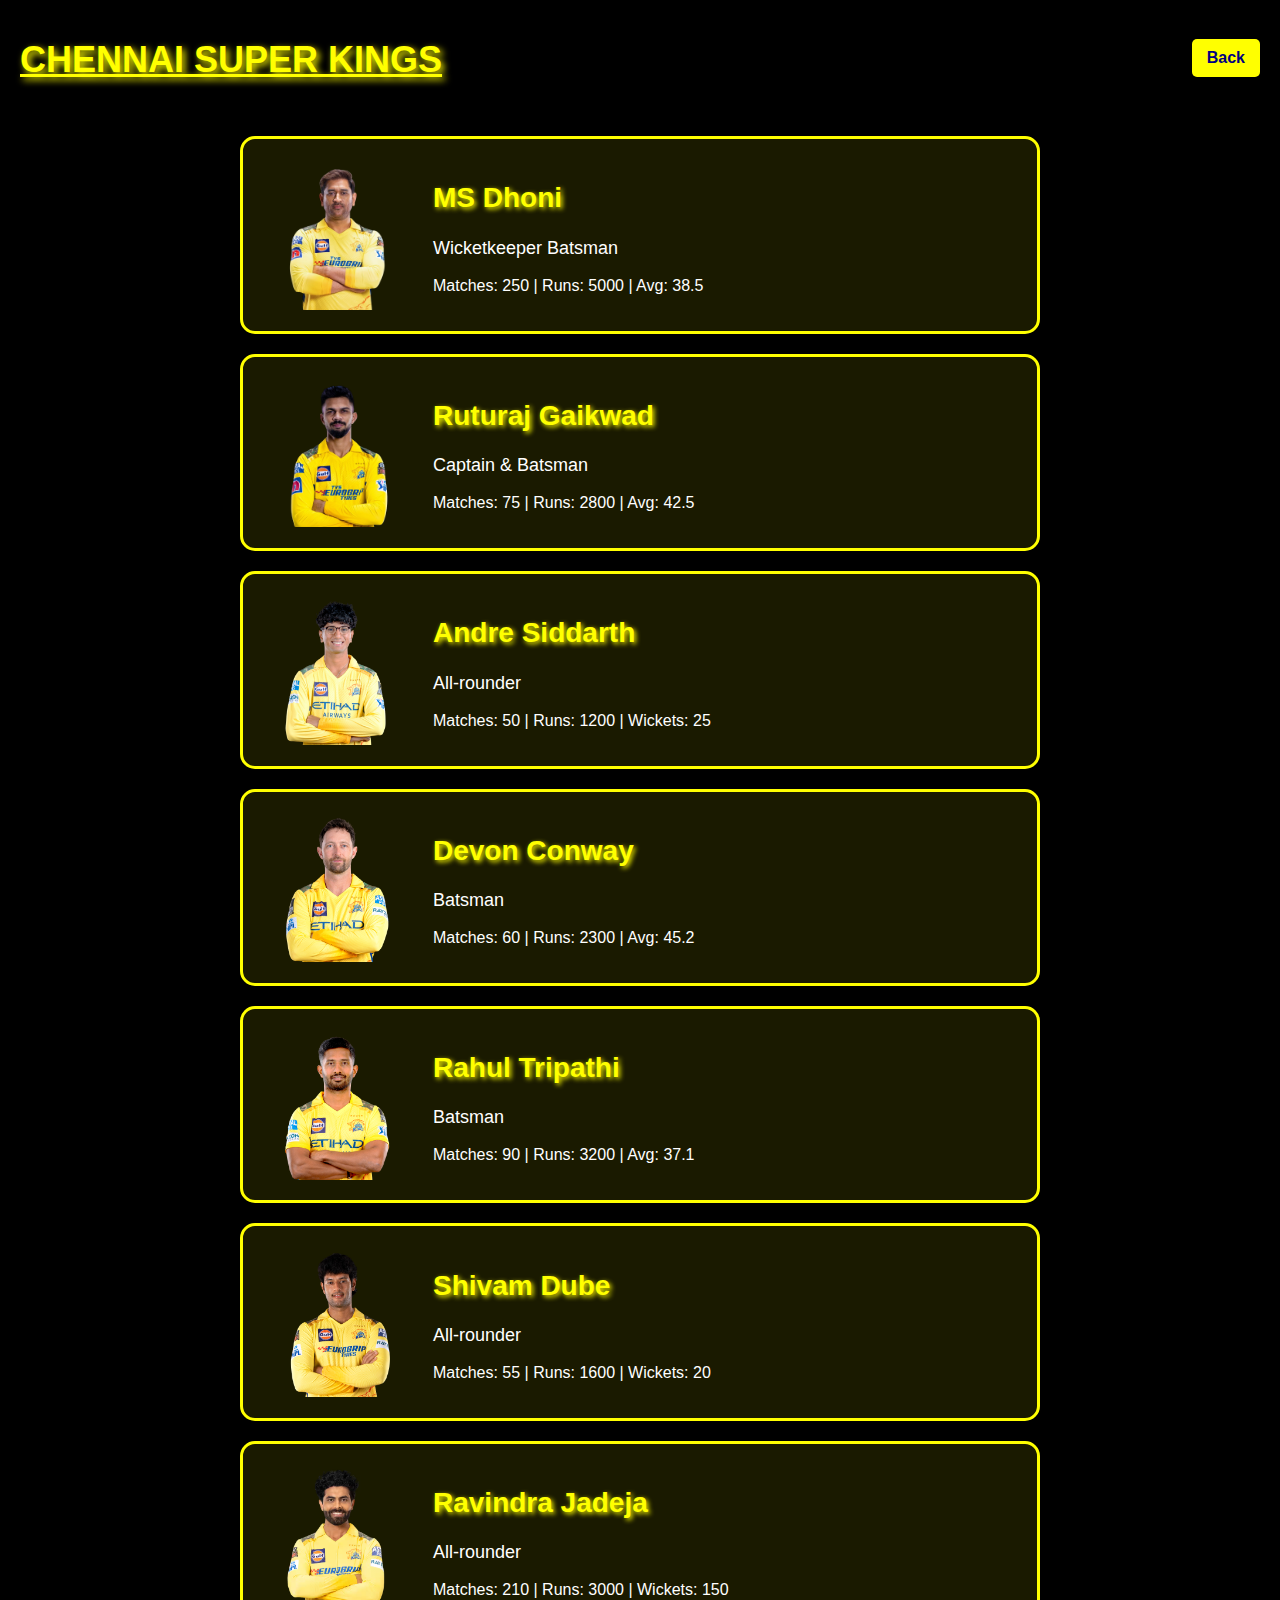
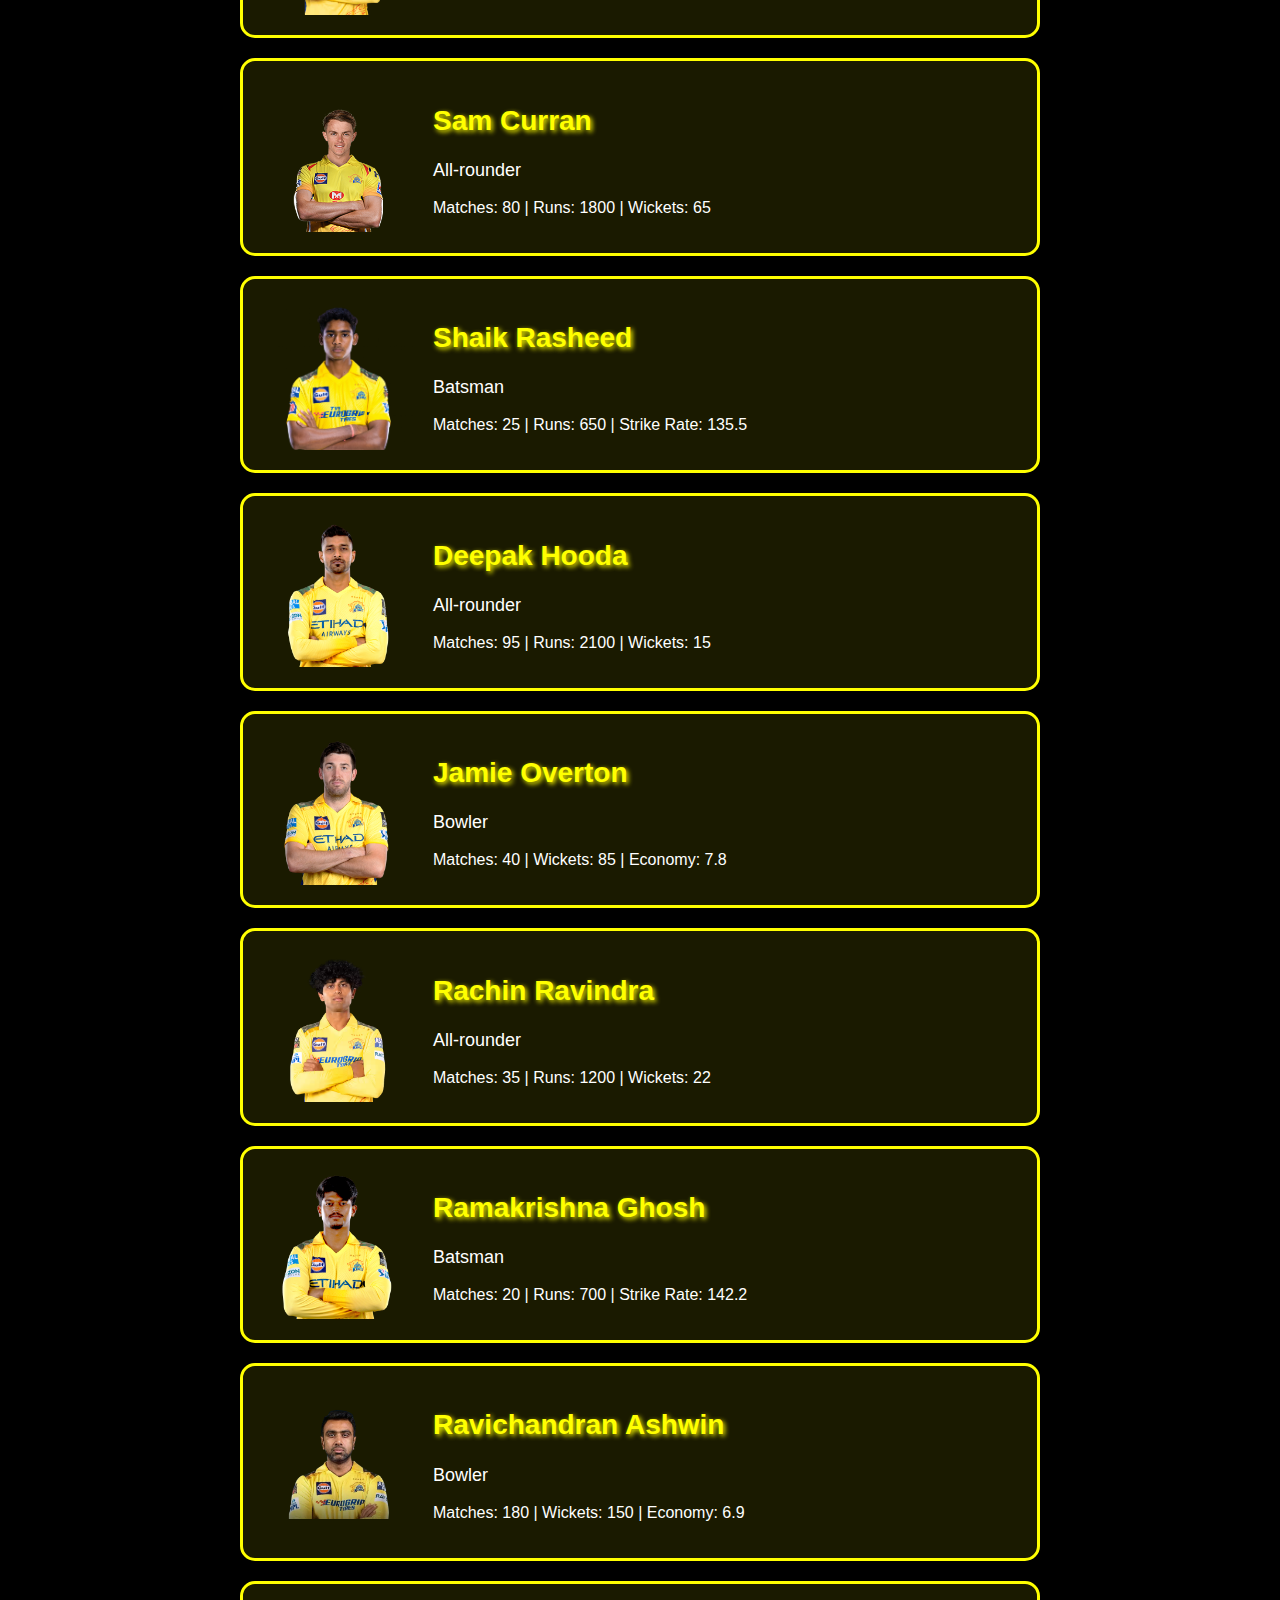
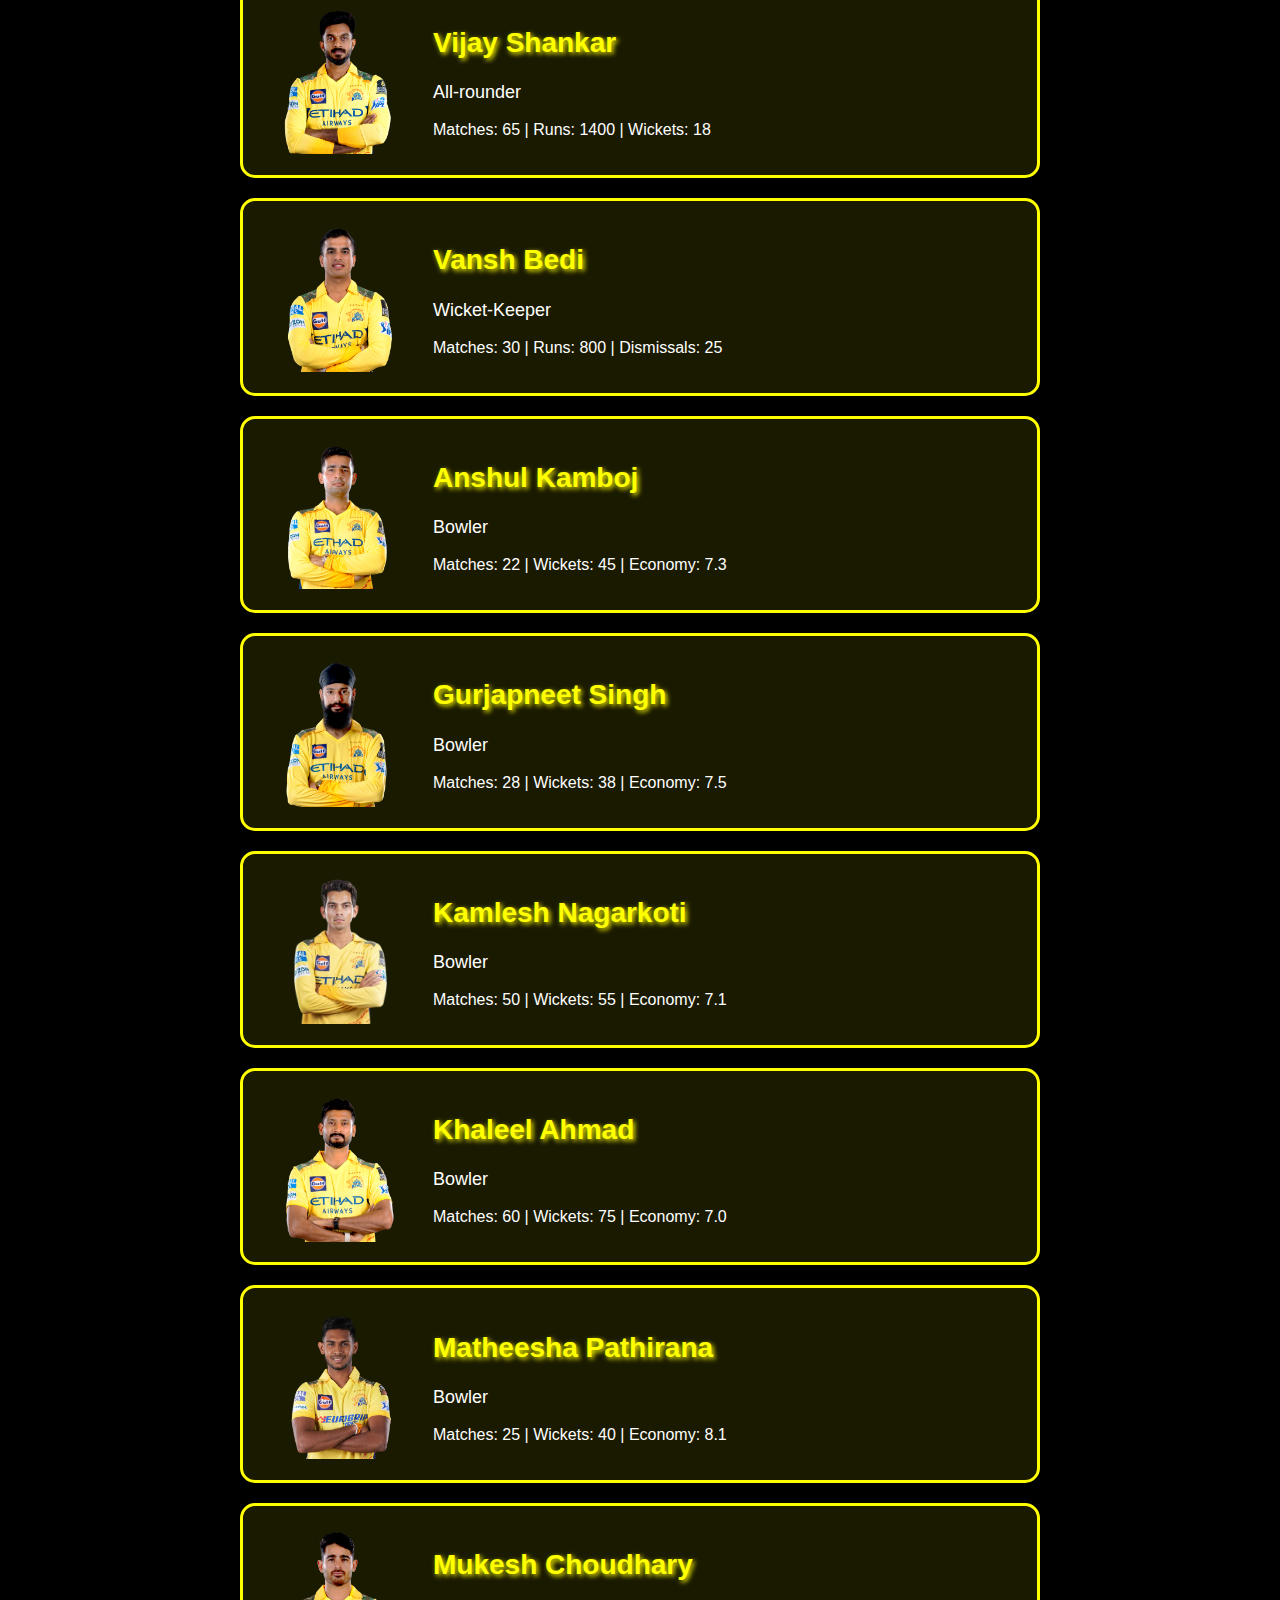
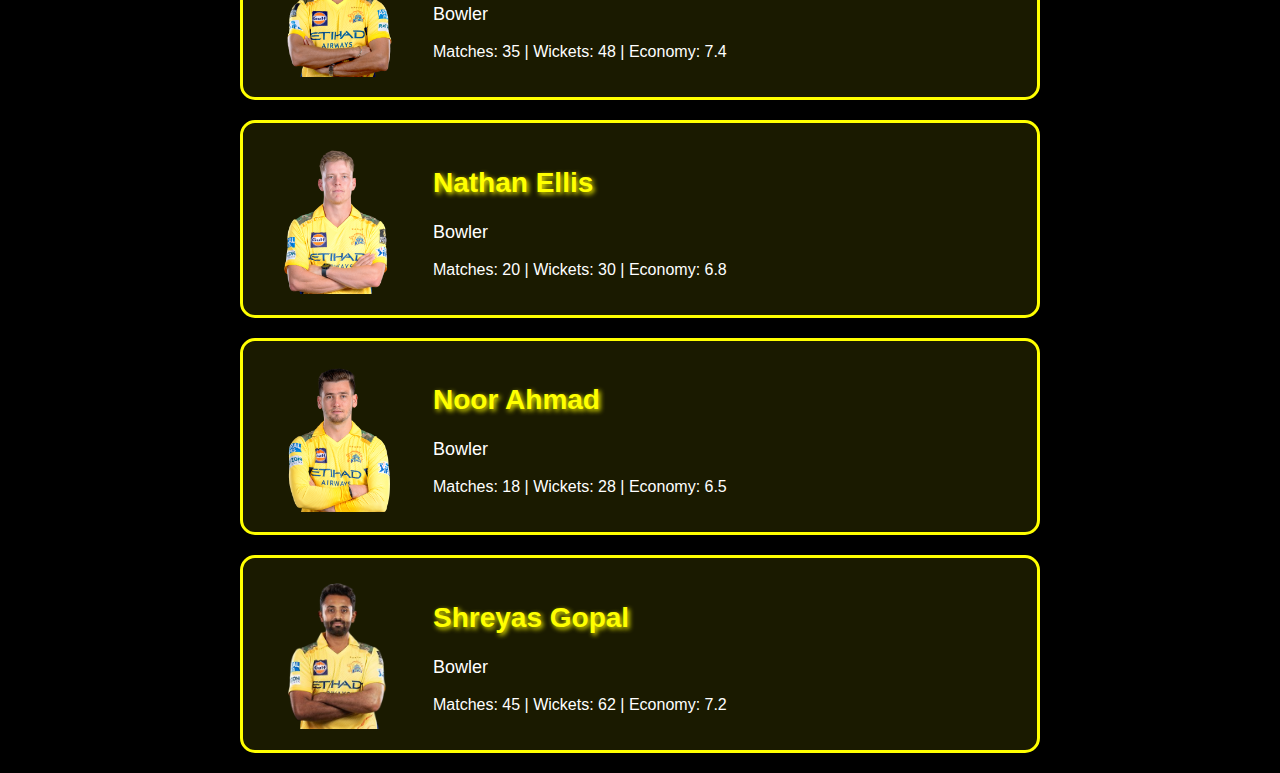
<file: csk_index.html>
<!DOCTYPE html>
<html lang="en">
<head>
    <meta charset="UTF-8">
    <meta name="viewport" content="width=device-width, initial-scale=1.0">
    <title>CSK Squad - IPL 2025</title>
    <link rel="stylesheet" href="csk_style.css"> <!-- Linking the updated CSS -->
</head>
<body>

    <header>
        <h1 class="team-title"><u>CHENNAI SUPER KINGS</u>
        </h1>
        <a href="index.html" class="home-button">Back</a>
    </header>

    <div class="players-container">

        <!-- MS Dhoni -->
        <div class="player-card">
            <img src="ms_dhoni.png" alt="MS Dhoni" class="player-image">
            <div class="player-info">
                <h2 class="player-name">MS Dhoni</h2>
                <p class="player-role">Wicketkeeper Batsman</p>
                <p class="player-stats">Matches: 250 | Runs: 5000 | Avg: 38.5</p>
            </div>
        </div>

        <!-- Ruturaj Gaikwad -->
        <div class="player-card">
            <img src="ruturaj_gaikwad.png" alt="Ruturaj Gaikwad" class="player-image">
            <div class="player-info">
                <h2 class="player-name">Ruturaj Gaikwad</h2>
                <p class="player-role">Captain & Batsman</p>
                <p class="player-stats">Matches: 75 | Runs: 2800 | Avg: 42.5</p>
            </div>
        </div>

        <!-- Andre Siddarth -->
        <div class="player-card">
            <img src="andre_siddharth.png" alt="Andre Siddarth" class="player-image">
            <div class="player-info">
                <h2 class="player-name">Andre Siddarth</h2>
                <p class="player-role">All-rounder</p>
                <p class="player-stats">Matches: 50 | Runs: 1200 | Wickets: 25</p>
            </div>
        </div>

        <!-- Devon Conway -->
        <div class="player-card">
            <img src="devon_conway.png" alt="Devon Conway" class="player-image">
            <div class="player-info">
                <h2 class="player-name">Devon Conway</h2>
                <p class="player-role">Batsman</p>
                <p class="player-stats">Matches: 60 | Runs: 2300 | Avg: 45.2</p>
            </div>
        </div>

        <!-- More Players -->
        <div class="player-card">
            <img src="rahul_tripathi.png" alt="Rahul Tripathi" class="player-image">
            <div class="player-info">
                <h2 class="player-name">Rahul Tripathi</h2>
                <p class="player-role">Batsman</p>
                <p class="player-stats">Matches: 90 | Runs: 3200 | Avg: 37.1</p>
            </div>
        </div>

        <div class="player-card">
            <img src="shivam_dube.png" alt="Shivam Dube" class="player-image">
            <div class="player-info">
                <h2 class="player-name">Shivam Dube</h2>
                <p class="player-role">All-rounder</p>
                <p class="player-stats">Matches: 55 | Runs: 1600 | Wickets: 20</p>
            </div>
        </div>

        <div class="player-card">
            <img src="ravindra_jadeja.avif" alt="Ravindra Jadeja" class="player-image">
            <div class="player-info">
                <h2 class="player-name">Ravindra Jadeja</h2>
                <p class="player-role">All-rounder</p>
                <p class="player-stats">Matches: 210 | Runs: 3000 | Wickets: 150</p>
            </div>
        </div>

        <div class="player-card">
            <img src="sam_curran.png" alt="Sam Curran" class="player-image">
            <div class="player-info">
                <h2 class="player-name">Sam Curran</h2>
                <p class="player-role">All-rounder</p>
                <p class="player-stats">Matches: 80 | Runs: 1800 | Wickets: 65</p>
            </div>
        </div>

        <div class="player-card">
            <img src="shaik_rasheed.png" alt="Shaik Rasheed" class="player-image">
            <div class="player-info">
                <h2 class="player-name">Shaik Rasheed</h2>
                <p class="player-role">Batsman</p>
                <p class="player-stats">Matches: 25 | Runs: 650 | Strike Rate: 135.5</p>
            </div>
        </div>
        
        <div class="player-card">
            <img src="deepak_hooda.png" alt="Deepak Hooda" class="player-image">
            <div class="player-info">
                <h2 class="player-name">Deepak Hooda</h2>
                <p class="player-role">All-rounder</p>
                <p class="player-stats">Matches: 95 | Runs: 2100 | Wickets: 15</p>
            </div>
        </div>
        
        <div class="player-card">
            <img src="jamie_overton.png" alt="Jamie Overton" class="player-image">
            <div class="player-info">
                <h2 class="player-name">Jamie Overton</h2>
                <p class="player-role">Bowler</p>
                <p class="player-stats">Matches: 40 | Wickets: 85 | Economy: 7.8</p>
            </div>
        </div>
        
        <div class="player-card">
            <img src="rachin_ravindra.avif" alt="Rachin Ravindra" class="player-image">
            <div class="player-info">
                <h2 class="player-name">Rachin Ravindra</h2>
                <p class="player-role">All-rounder</p>
                <p class="player-stats">Matches: 35 | Runs: 1200 | Wickets: 22</p>
            </div>
        </div>
        
        <div class="player-card">
            <img src="ramkrishna_ghosh.png" alt="Ramakrishna Ghosh" class="player-image">
            <div class="player-info">
                <h2 class="player-name">Ramakrishna Ghosh</h2>
                <p class="player-role">Batsman</p>
                <p class="player-stats">Matches: 20 | Runs: 700 | Strike Rate: 142.2</p>
            </div>
        </div>
        
        <div class="player-card">
            <img src="ravichandran_ashwin.png" alt="Ravichandran Ashwin" class="player-image">
            <div class="player-info">
                <h2 class="player-name">Ravichandran Ashwin</h2>
                <p class="player-role">Bowler</p>
                <p class="player-stats">Matches: 180 | Wickets: 150 | Economy: 6.9</p>
            </div>
        </div>
        
        <div class="player-card">
            <img src="vijay_shankar.png" alt="Vijay Shankar" class="player-image">
            <div class="player-info">
                <h2 class="player-name">Vijay Shankar</h2>
                <p class="player-role">All-rounder</p>
                <p class="player-stats">Matches: 65 | Runs: 1400 | Wickets: 18</p>
            </div>
        </div>
        
        <div class="player-card">
            <img src="vansh_bedi.png" alt="Vansh Bedi" class="player-image">
            <div class="player-info">
                <h2 class="player-name">Vansh Bedi</h2>
                <p class="player-role">Wicket-Keeper</p>
                <p class="player-stats">Matches: 30 | Runs: 800 | Dismissals: 25</p>
            </div>
        </div>
        
        <div class="player-card">
            <img src="anshul_kamboj.png" alt="Anshul Kamboj" class="player-image">
            <div class="player-info">
                <h2 class="player-name">Anshul Kamboj</h2>
                <p class="player-role">Bowler</p>
                <p class="player-stats">Matches: 22 | Wickets: 45 | Economy: 7.3</p>
            </div>
        </div>
        
        <div class="player-card">
            <img src="gurjapneet_singh.png" alt="Gurjapneet Singh" class="player-image">
            <div class="player-info">
                <h2 class="player-name">Gurjapneet Singh</h2>
                <p class="player-role">Bowler</p>
                <p class="player-stats">Matches: 28 | Wickets: 38 | Economy: 7.5</p>
            </div>
        </div>
        
        <div class="player-card">
            <img src="kamlesh_nagarkoti.png" alt="Kamlesh Nagarkoti" class="player-image">
            <div class="player-info">
                <h2 class="player-name">Kamlesh Nagarkoti</h2>
                <p class="player-role">Bowler</p>
                <p class="player-stats">Matches: 50 | Wickets: 55 | Economy: 7.1</p>
            </div>
        </div>
        
        <div class="player-card">
            <img src="khaleel_ahmed.png" alt="Khaleel Ahmad" class="player-image">
            <div class="player-info">
                <h2 class="player-name">Khaleel Ahmad</h2>
                <p class="player-role">Bowler</p>
                <p class="player-stats">Matches: 60 | Wickets: 75 | Economy: 7.0</p>
            </div>
        </div>
        
        <div class="player-card">
            <img src="matheesha_pathirana.png" alt="Matheesha Pathirana" class="player-image">
            <div class="player-info">
                <h2 class="player-name">Matheesha Pathirana</h2>
                <p class="player-role">Bowler</p>
                <p class="player-stats">Matches: 25 | Wickets: 40 | Economy: 8.1</p>
            </div>
        </div>
        
        <div class="player-card">
            <img src="mukesh_choudhary.png" alt="Mukesh Choudhary" class="player-image">
            <div class="player-info">
                <h2 class="player-name">Mukesh Choudhary</h2>
                <p class="player-role">Bowler</p>
                <p class="player-stats">Matches: 35 | Wickets: 48 | Economy: 7.4</p>
            </div>
        </div>
        
        <div class="player-card">
            <img src="nathan_ellis.png" alt="Nathan Ellis" class="player-image">
            <div class="player-info">
                <h2 class="player-name">Nathan Ellis</h2>
                <p class="player-role">Bowler</p>
                <p class="player-stats">Matches: 20 | Wickets: 30 | Economy: 6.8</p>
            </div>
        </div>
        
        <div class="player-card">
            <img src="noor_ahmad.png" alt="Noor Ahmad" class="player-image">
            <div class="player-info">
                <h2 class="player-name">Noor Ahmad</h2>
                <p class="player-role">Bowler</p>
                <p class="player-stats">Matches: 18 | Wickets: 28 | Economy: 6.5</p>
            </div>
        </div>
        
        <div class="player-card">
            <img src="shreyas_gopal.png" alt="Shreyas Gopal" class="player-image">
            <div class="player-info">
                <h2 class="player-name">Shreyas Gopal</h2>
                <p class="player-role">Bowler</p>
                <p class="player-stats">Matches: 45 | Wickets: 62 | Economy: 7.2</p>
            </div>
        </div>
        
    </div>

</body>
</html>
</file>
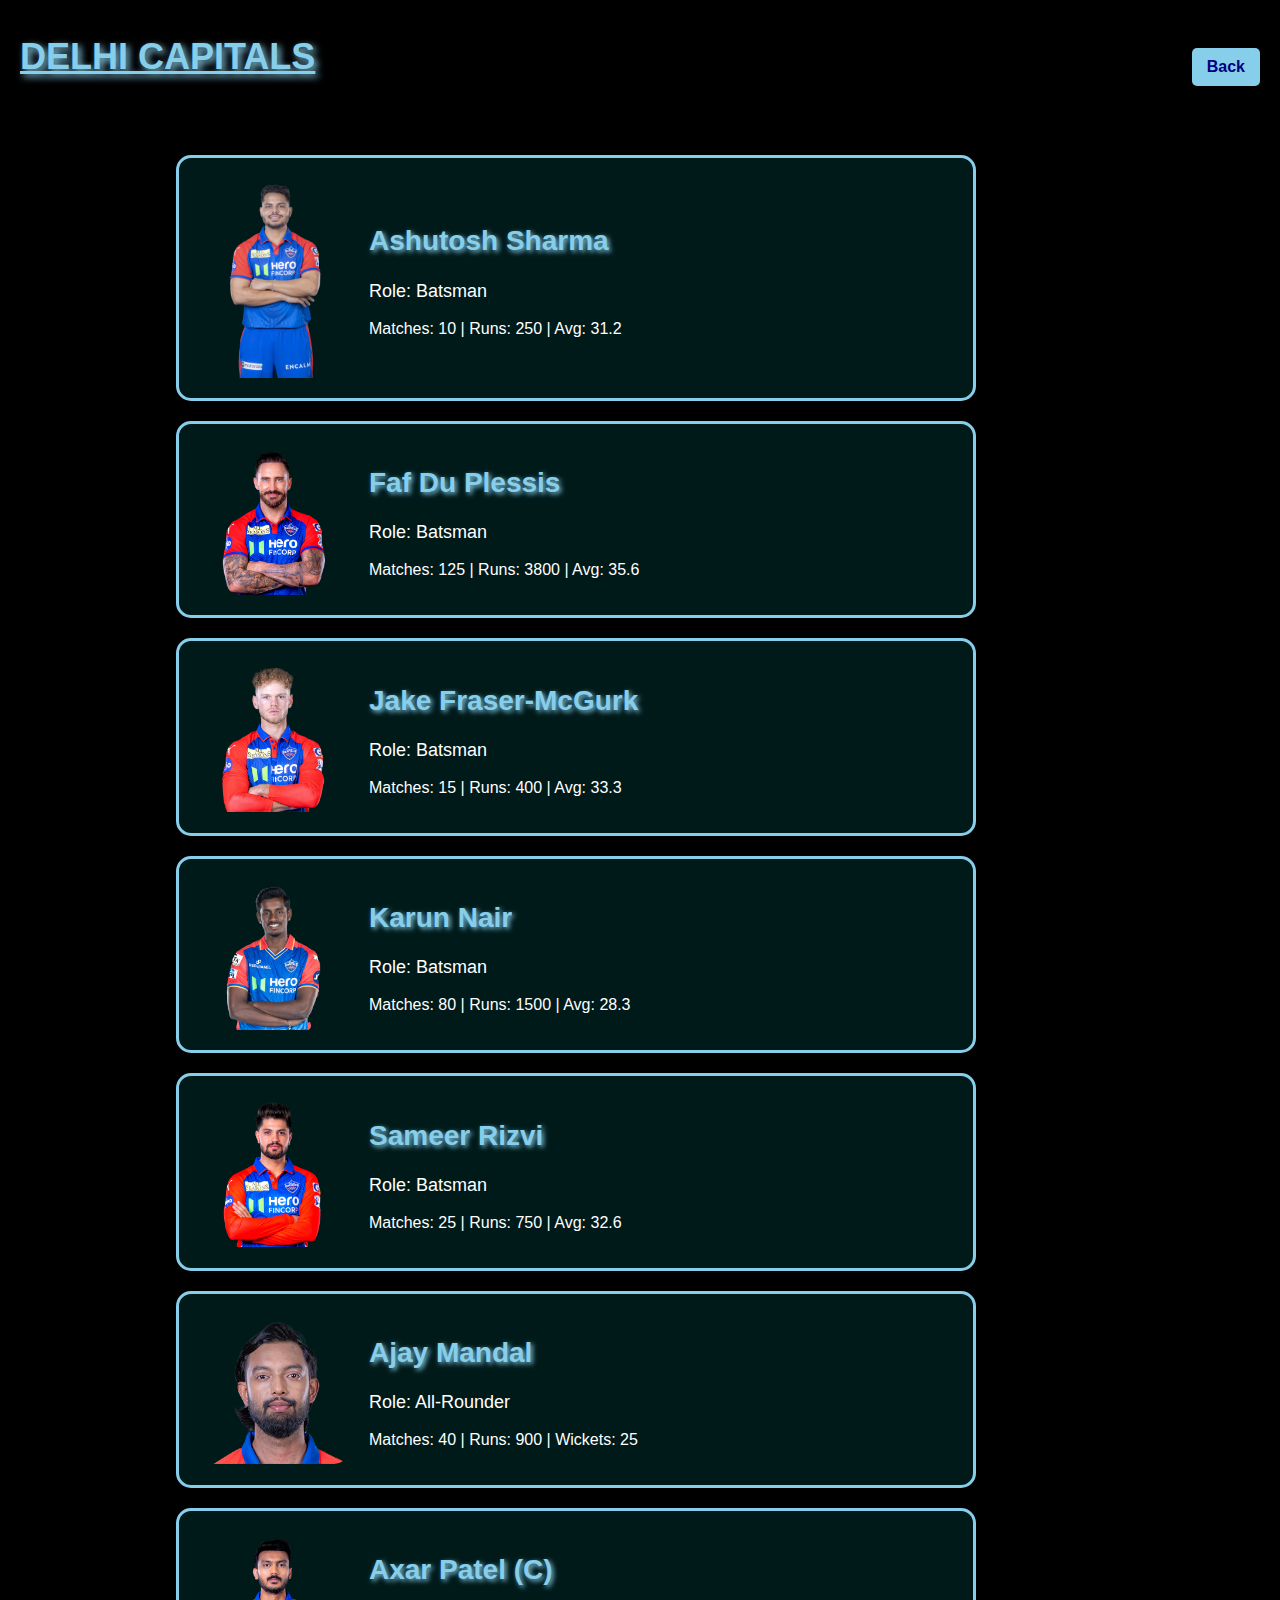
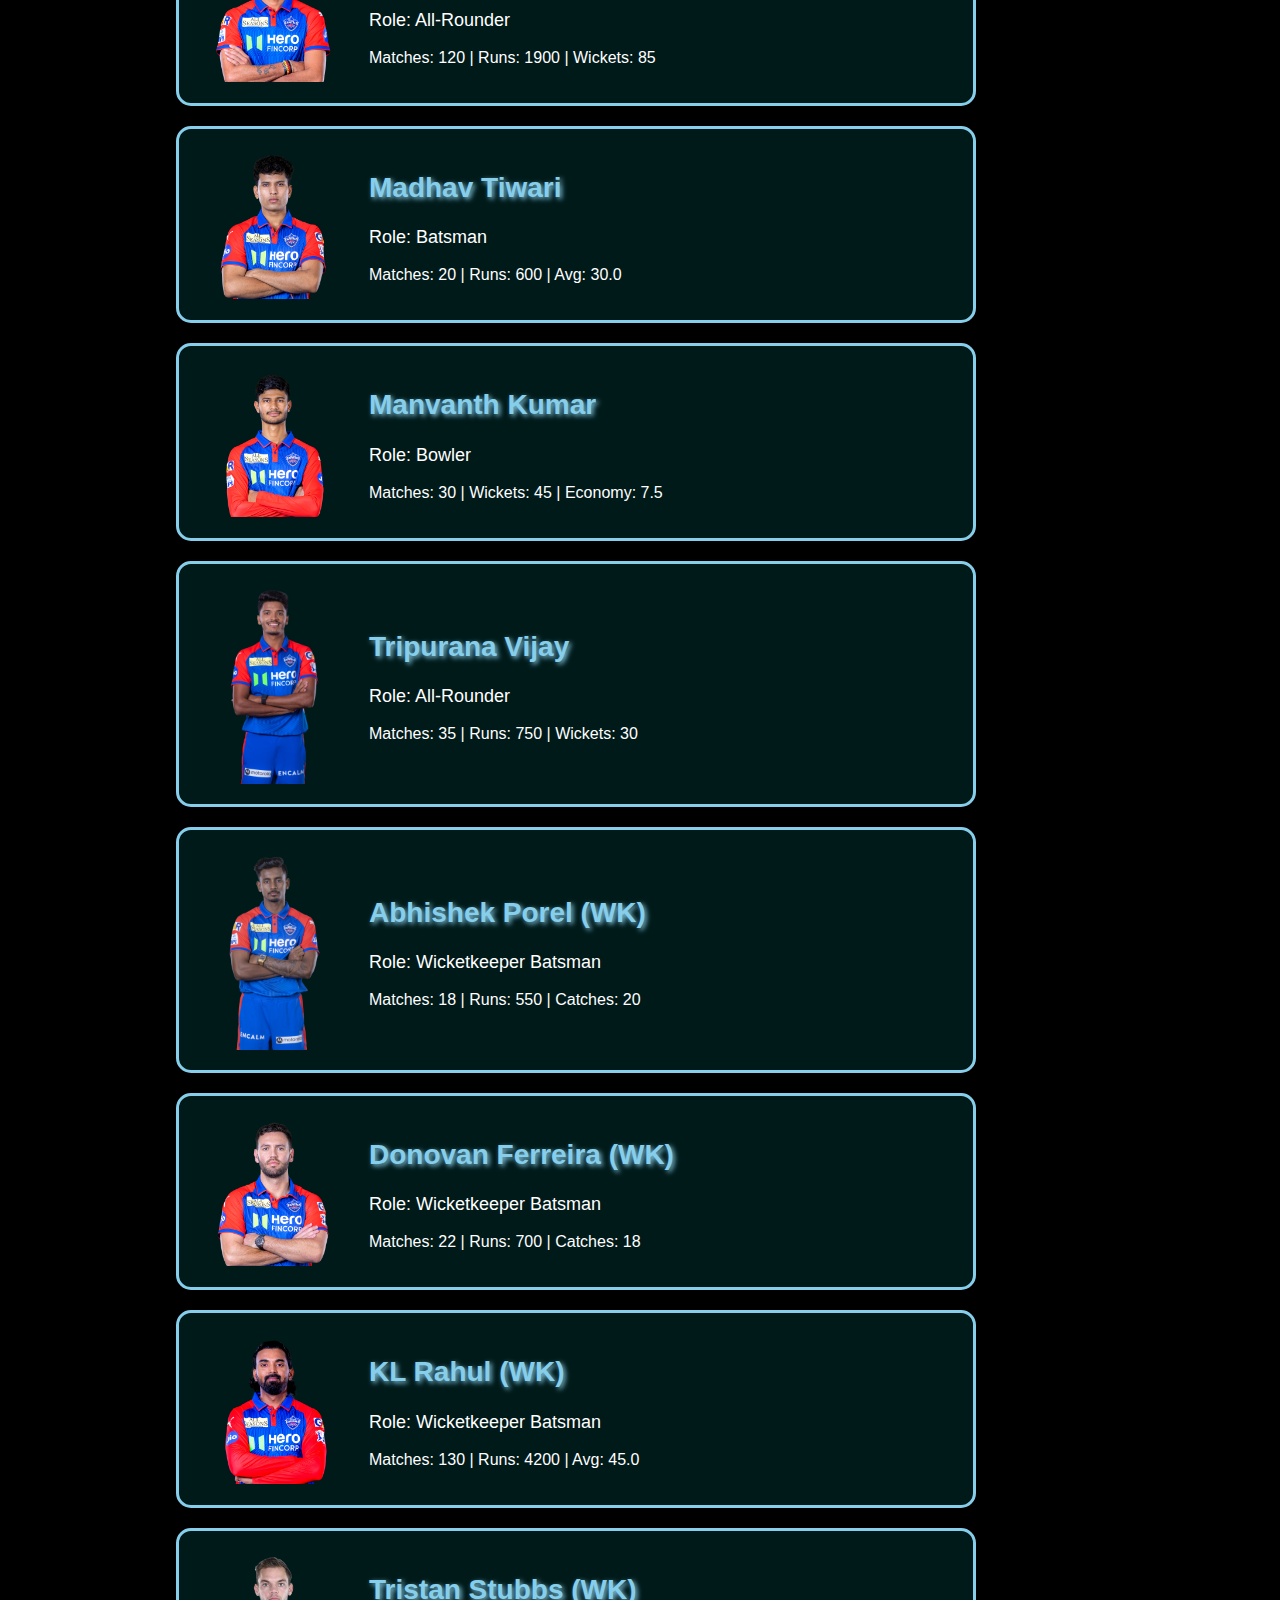
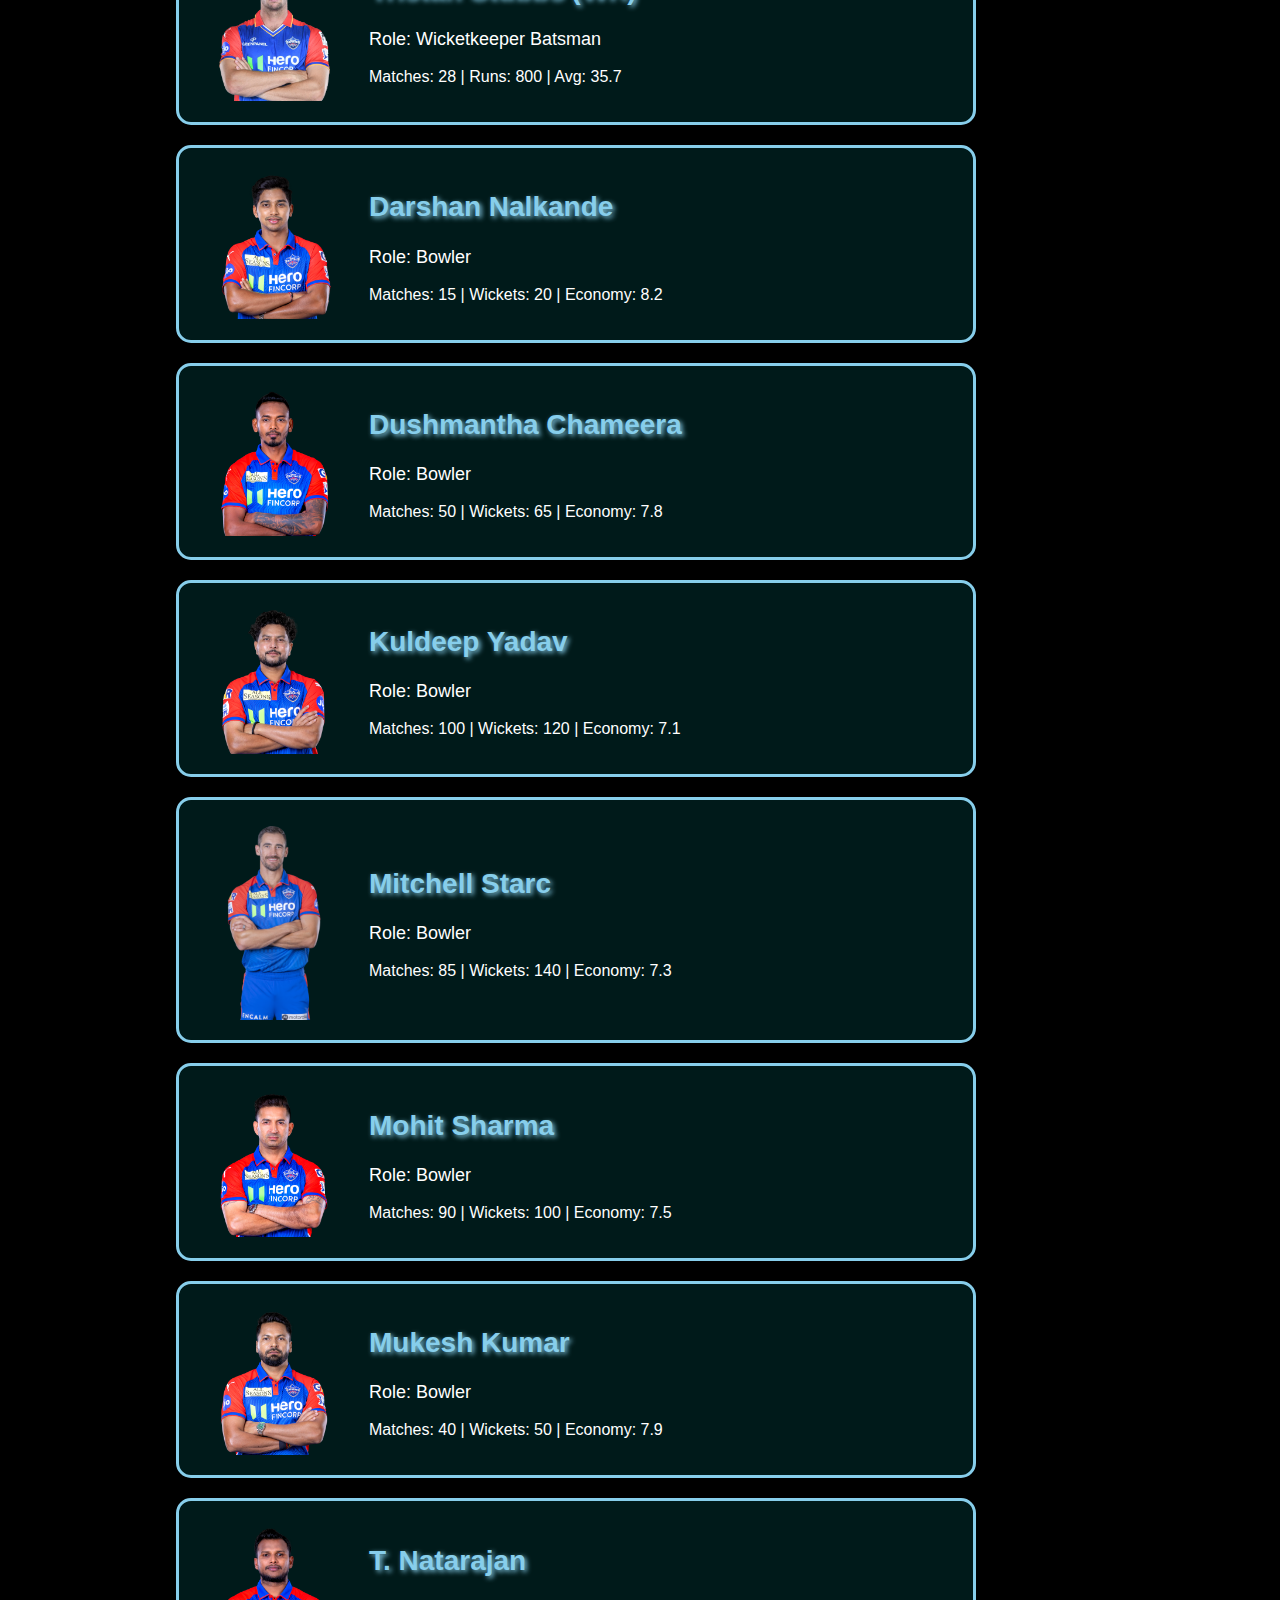
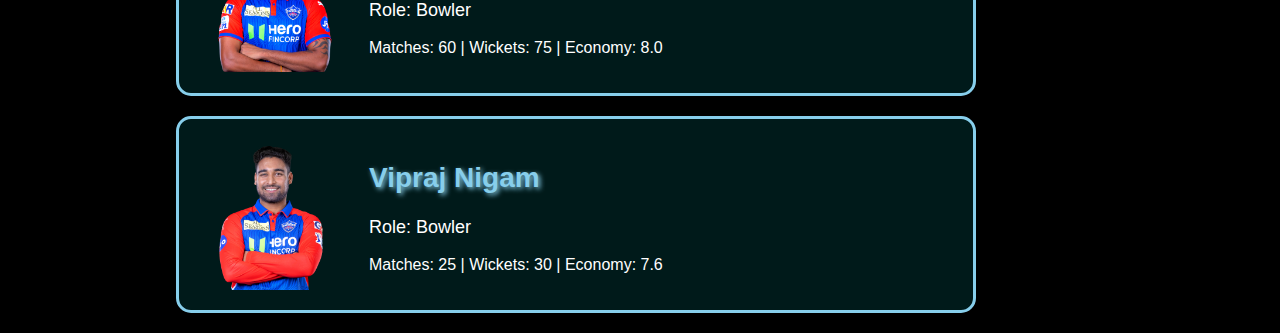
<file: dc_index.html>
<!DOCTYPE html>
<html lang="en">
<head>
    <meta charset="UTF-8">
    <meta name="viewport" content="width=device-width, initial-scale=1.0">
    <title>DC Squad - IPL 2025</title>
    <link rel="stylesheet" href="dc_style.css">
</head>
<body>
    <header>
        <h1> <div class="team-title"><u>DELHI CAPITALS</u></div>
        </h1>
        <a href="index.html" class="home-button">Back</a>
    </header>
    <div class="squad-container">
        <div class="player-card">
            <img src="ashutosh_sharma.png" alt="Ashutosh Sharma" class="player-image">
            <div class="player-info">
                <h2 class="player-name">Ashutosh Sharma</h2>
                <p class="player-role">Role: Batsman</p>
                <p class="player-stats">Matches: 10 | Runs: 250 | Avg: 31.2</p>
            </div>
        </div>
        
        <div class="player-card">
            <img src="faf_du_plessis.png" alt="Faf Du Plessis" class="player-image">
            <div class="player-info">
                <h2 class="player-name">Faf Du Plessis</h2>
                <p class="player-role">Role: Batsman</p>
                <p class="player-stats">Matches: 125 | Runs: 3800 | Avg: 35.6</p>
            </div>
        </div>
        
        <div class="player-card">
            <img src="jfm.png" alt="Jake Fraser-McGurk" class="player-image">
            <div class="player-info">
                <h2 class="player-name">Jake Fraser-McGurk</h2>
                <p class="player-role">Role: Batsman</p>
                <p class="player-stats">Matches: 15 | Runs: 400 | Avg: 33.3</p>
            </div>
        </div>
        
        <div class="player-card">
            <img src="karun_nair.png" alt="Karun Nair" class="player-image">
            <div class="player-info">
                <h2 class="player-name">Karun Nair</h2>
                <p class="player-role">Role: Batsman</p>
                <p class="player-stats">Matches: 80 | Runs: 1500 | Avg: 28.3</p>
            </div>
        </div>
        
        <div class="player-card">
            <img src="sameer_rizvi.png" alt="Sameer Rizvi" class="player-image">
            <div class="player-info">
                <h2 class="player-name">Sameer Rizvi</h2>
                <p class="player-role">Role: Batsman</p>
                <p class="player-stats">Matches: 25 | Runs: 750 | Avg: 32.6</p>
            </div>
        </div>
        
        <div class="player-card">
            <img src="ajay_mandal.png" alt="Ajay Mandal" class="player-image">
            <div class="player-info">
                <h2 class="player-name">Ajay Mandal</h2>
                <p class="player-role">Role: All-Rounder</p>
                <p class="player-stats">Matches: 40 | Runs: 900 | Wickets: 25</p>
            </div>
        </div>
        
        <div class="player-card">
            <img src="axar_patel.png" alt="Axar Patel" class="player-image">
            <div class="player-info">
                <h2 class="player-name">Axar Patel (C)</h2>
                <p class="player-role">Role: All-Rounder</p>
                <p class="player-stats">Matches: 120 | Runs: 1900 | Wickets: 85</p>
            </div>
        </div>
        
        <div class="player-card">
            <img src="madhav_tiwari.png" alt="Madhav Tiwari" class="player-image">
            <div class="player-info">
                <h2 class="player-name">Madhav Tiwari</h2>
                <p class="player-role">Role: Batsman</p>
                <p class="player-stats">Matches: 20 | Runs: 600 | Avg: 30.0</p>
            </div>
        </div>
        
        <div class="player-card">
            <img src="manvanth_kumar.png" alt="Manvanth Kumar" class="player-image">
            <div class="player-info">
                <h2 class="player-name">Manvanth Kumar</h2>
                <p class="player-role">Role: Bowler</p>
                <p class="player-stats">Matches: 30 | Wickets: 45 | Economy: 7.5</p>
            </div>
        </div>
        
        <div class="player-card">
            <img src="tripurana_vijay.png" alt="Tripurana Vijay" class="player-image">
            <div class="player-info">
                <h2 class="player-name">Tripurana Vijay</h2>
                <p class="player-role">Role: All-Rounder</p>
                <p class="player-stats">Matches: 35 | Runs: 750 | Wickets: 30</p>
            </div>
        </div>
        
        <div class="player-card">
            <img src="abhishek_porel.png" alt="Abhishek Porel" class="player-image">
            <div class="player-info">
                <h2 class="player-name">Abhishek Porel (WK)</h2>
                <p class="player-role">Role: Wicketkeeper Batsman</p>
                <p class="player-stats">Matches: 18 | Runs: 550 | Catches: 20</p>
            </div>
        </div>
        
        <div class="player-card">
            <img src="donovan_ferreira.png" alt="Donovan Ferreira" class="player-image">
            <div class="player-info">
                <h2 class="player-name">Donovan Ferreira (WK)</h2>
                <p class="player-role">Role: Wicketkeeper Batsman</p>
                <p class="player-stats">Matches: 22 | Runs: 700 | Catches: 18</p>
            </div>
        </div>
        
        <div class="player-card">
            <img src="kl_rahul.png" alt="KL Rahul" class="player-image">
            <div class="player-info">
                <h2 class="player-name">KL Rahul (WK)</h2>
                <p class="player-role">Role: Wicketkeeper Batsman</p>
                <p class="player-stats">Matches: 130 | Runs: 4200 | Avg: 45.0</p>
            </div>
        </div>
        
        <div class="player-card">
            <img src="tristan_stubbs.png" alt="Tristan Stubbs" class="player-image">
            <div class="player-info">
                <h2 class="player-name">Tristan Stubbs (WK)</h2>
                <p class="player-role">Role: Wicketkeeper Batsman</p>
                <p class="player-stats">Matches: 28 | Runs: 800 | Avg: 35.7</p>
            </div>
        </div>
        
        <div class="player-card">
            <img src="darshan_nalkande.png" alt="Darshan Nalkande" class="player-image">
            <div class="player-info">
                <h2 class="player-name">Darshan Nalkande</h2>
                <p class="player-role">Role: Bowler</p>
                <p class="player-stats">Matches: 15 | Wickets: 20 | Economy: 8.2</p>
            </div>
        </div>
        
        <div class="player-card">
            <img src="dushmantha_chameera.png" alt="Dushmantha Chameera" class="player-image">
            <div class="player-info">
                <h2 class="player-name">Dushmantha Chameera</h2>
                <p class="player-role">Role: Bowler</p>
                <p class="player-stats">Matches: 50 | Wickets: 65 | Economy: 7.8</p>
            </div>
        </div>
        
        <div class="player-card">
            <img src="kuldeep_yadav.png" alt="Kuldeep Yadav" class="player-image">
            <div class="player-info">
                <h2 class="player-name">Kuldeep Yadav</h2>
                <p class="player-role">Role: Bowler</p>
                <p class="player-stats">Matches: 100 | Wickets: 120 | Economy: 7.1</p>
            </div>
        </div>
        
        <div class="player-card">
            <img src="mitchell_starc.png" alt="Mitchell Starc" class="player-image">
            <div class="player-info">
                <h2 class="player-name">Mitchell Starc</h2>
                <p class="player-role">Role: Bowler</p>
                <p class="player-stats">Matches: 85 | Wickets: 140 | Economy: 7.3</p>
            </div>
        </div>
        
        <div class="player-card">
            <img src="mohit_sharma.png" alt="Mohit Sharma" class="player-image">
            <div class="player-info">
                <h2 class="player-name">Mohit Sharma</h2>
                <p class="player-role">Role: Bowler</p>
                <p class="player-stats">Matches: 90 | Wickets: 100 | Economy: 7.5</p>
            </div>
        </div>
        
        <div class="player-card">
            <img src="mukesh_kumar.png" alt="Mukesh Kumar" class="player-image">
            <div class="player-info">
                <h2 class="player-name">Mukesh Kumar</h2>
                <p class="player-role">Role: Bowler</p>
                <p class="player-stats">Matches: 40 | Wickets: 50 | Economy: 7.9</p>
            </div>
        </div>
        
        <div class="player-card">
            <img src="T_natarajan.png" alt="T. Natarajan" class="player-image">
            <div class="player-info">
                <h2 class="player-name">T. Natarajan</h2>
                <p class="player-role">Role: Bowler</p>
                <p class="player-stats">Matches: 60 | Wickets: 75 | Economy: 8.0</p>
            </div>
        </div>
        
        <div class="player-card">
            <img src="vipraj_nigam.png" alt="Vipraj Nigam" class="player-image">
            <div class="player-info">
                <h2 class="player-name">Vipraj Nigam</h2>
                <p class="player-role">Role: Bowler</p>
                <p class="player-stats">Matches: 25 | Wickets: 30 | Economy: 7.6</p>
            </div>
        </div>
        
    </div>
</body>
</html>
</file>
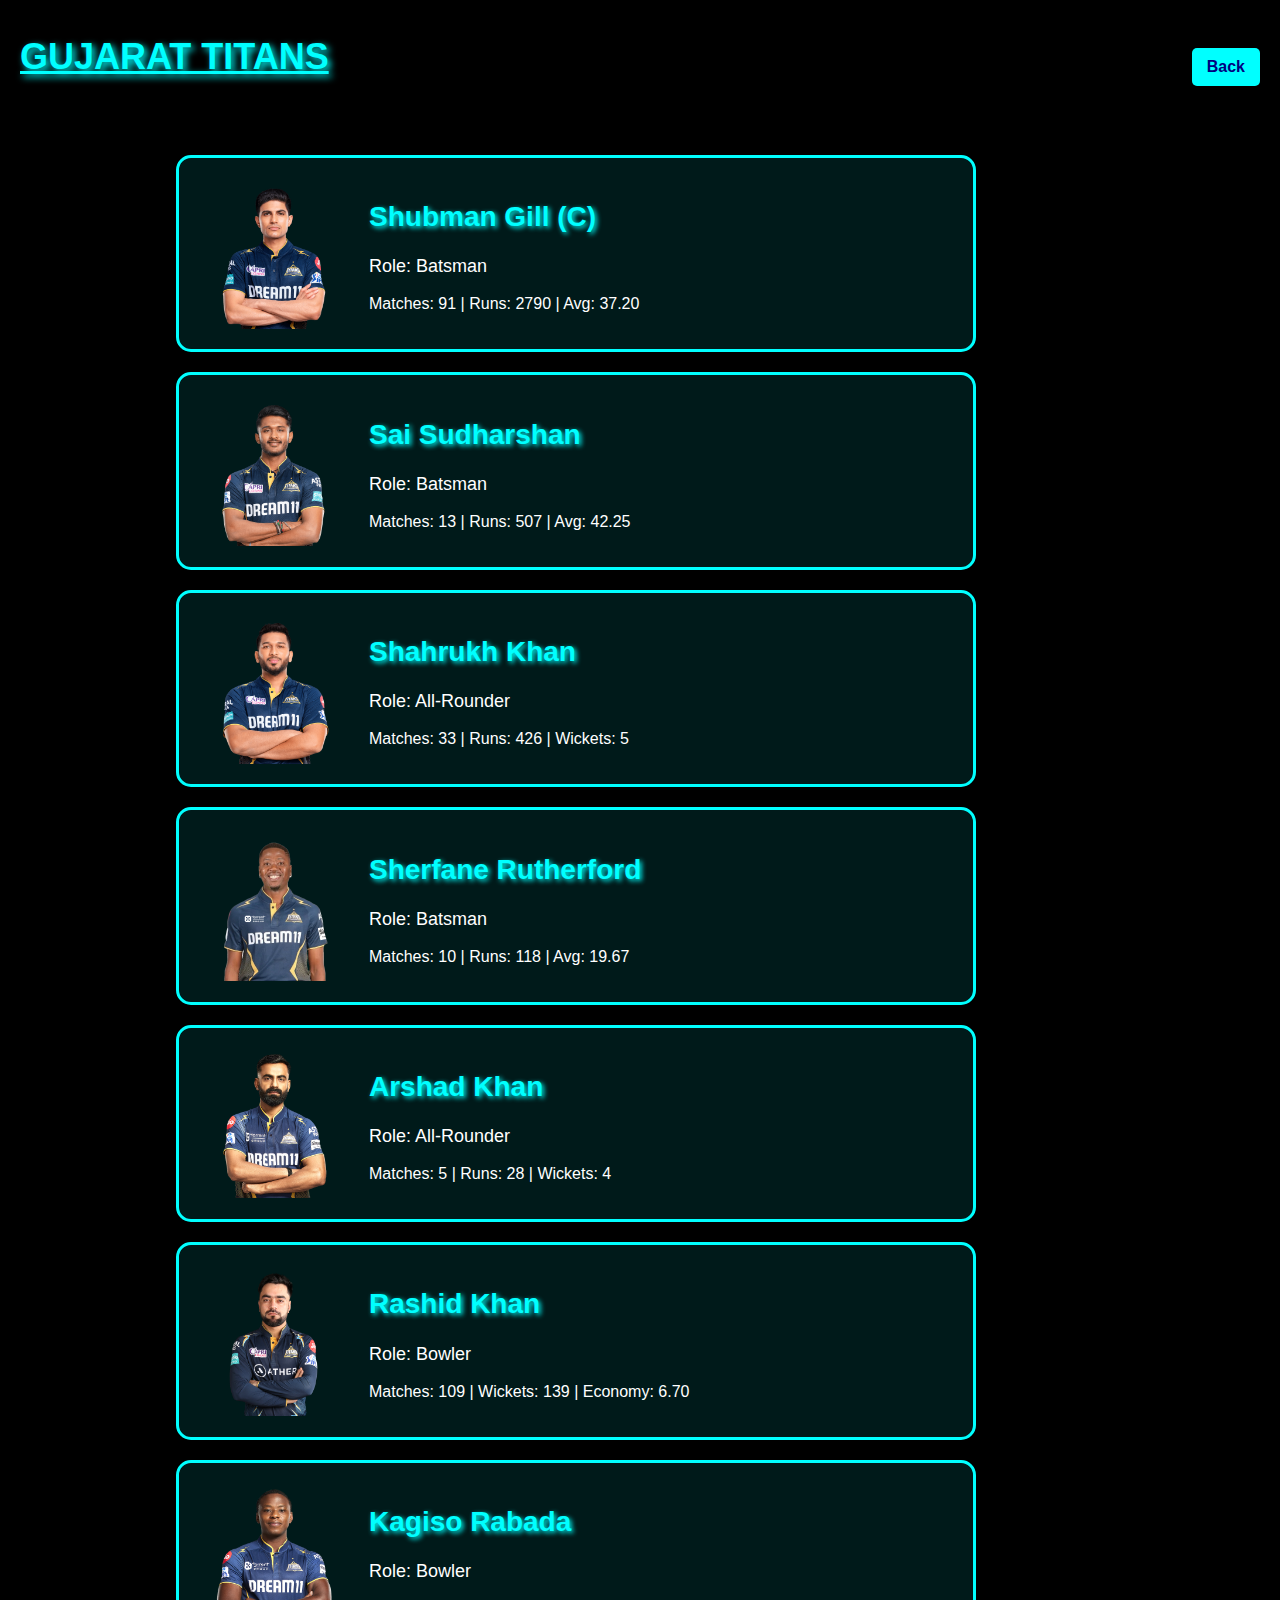
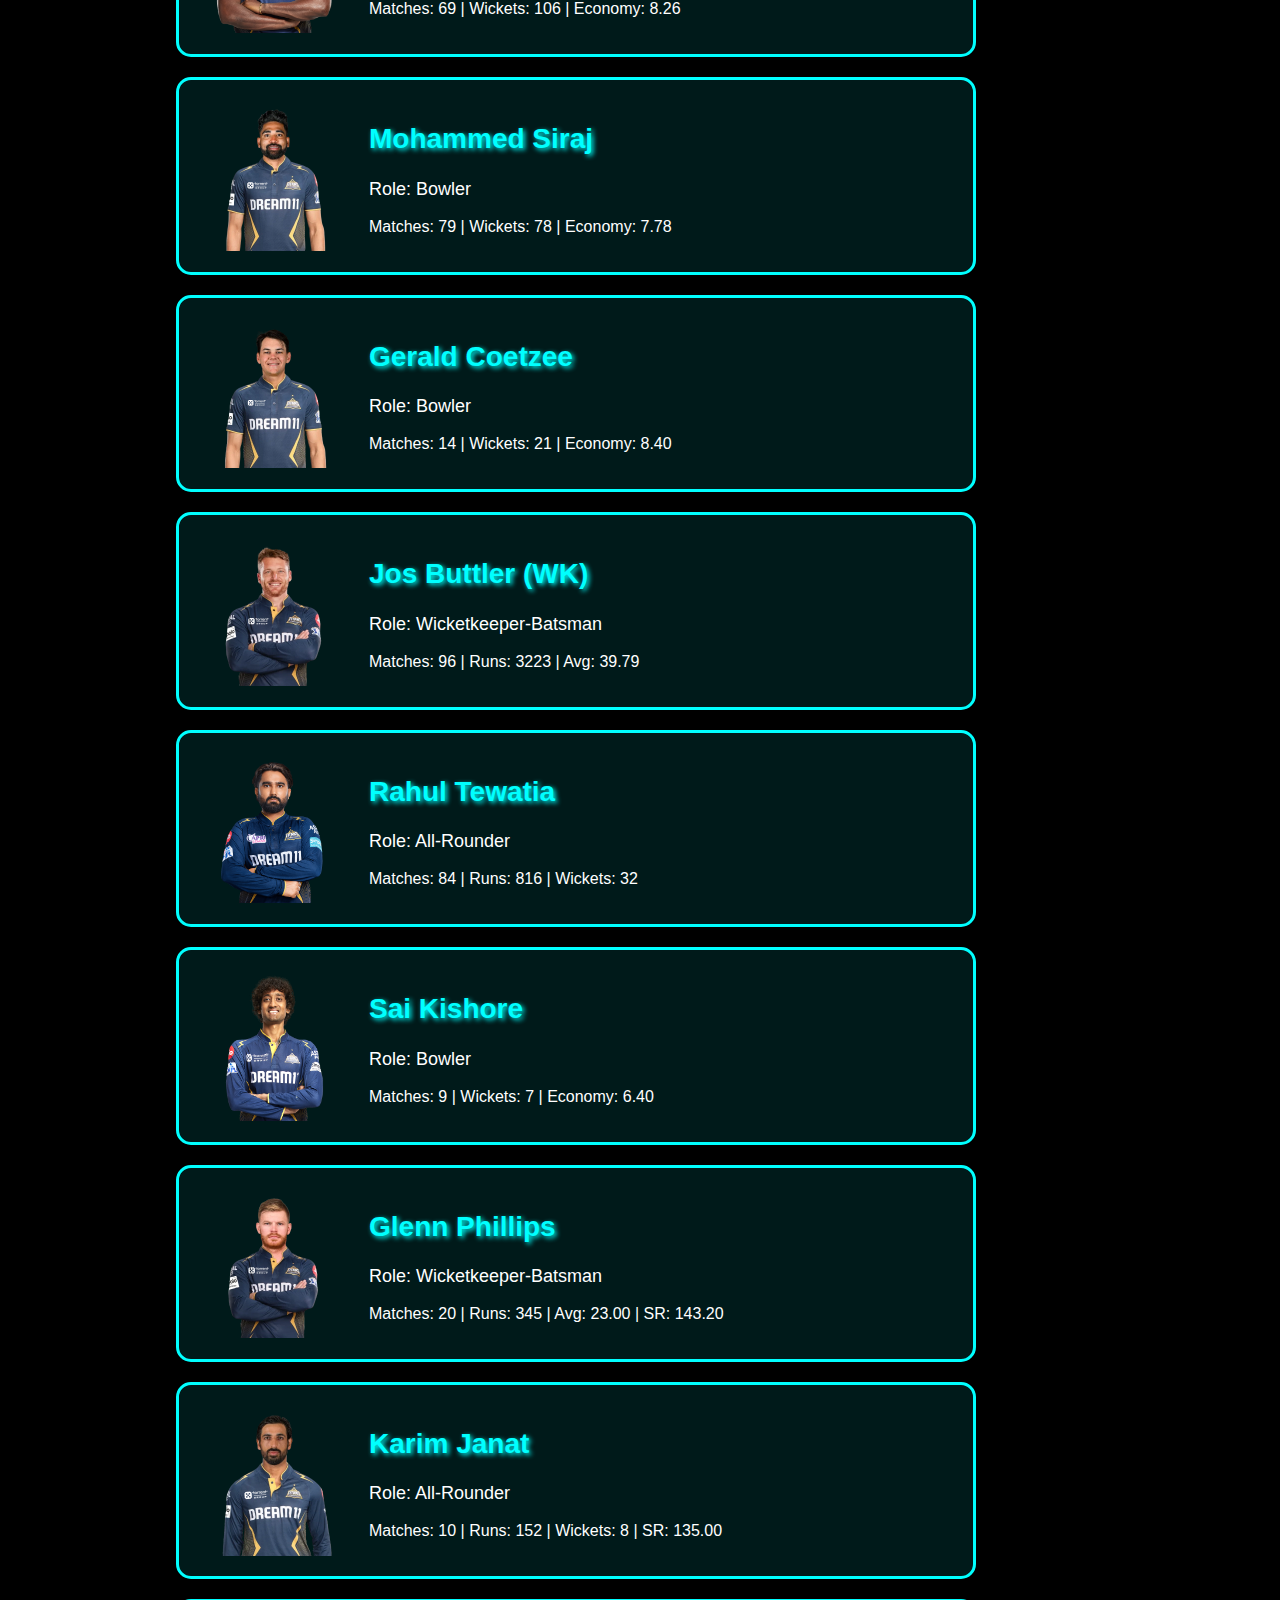
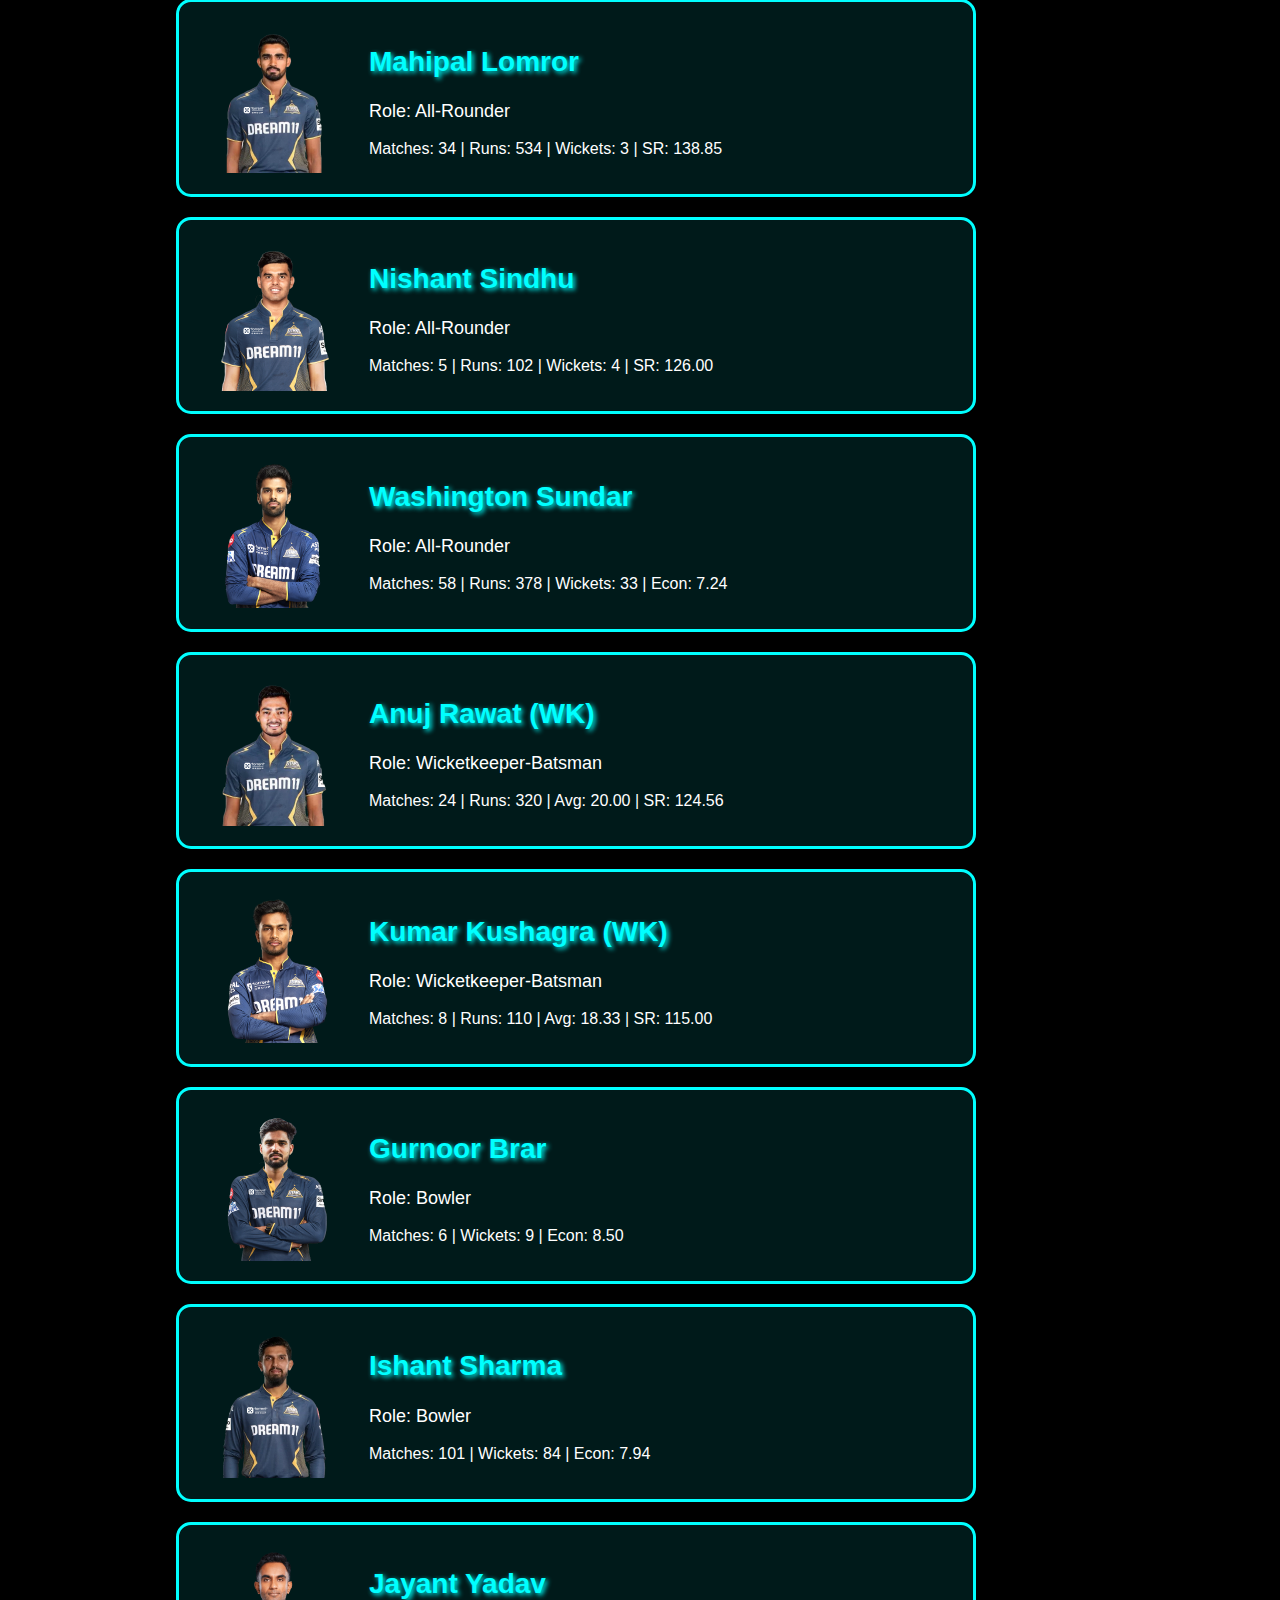
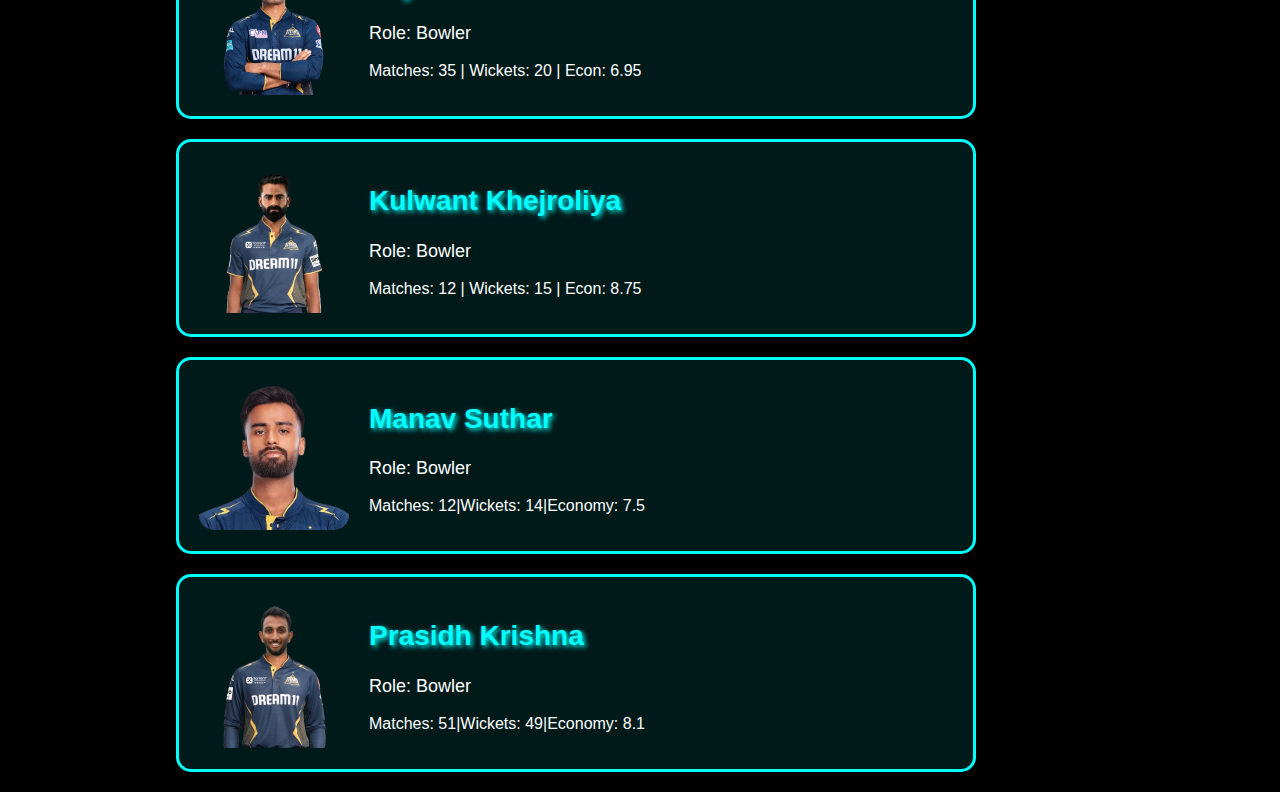
<file: gt_index.html>
<!DOCTYPE html>
<html lang="en">
<head>
    <meta charset="UTF-8">
    <meta name="viewport" content="width=device-width, initial-scale=1.0">
    <title>GT Squad - IPL 2025</title>
    <link rel="stylesheet" href="gt_style.css">
</head>
<body class="navy-theme">
    <header>
        <h1> <div class="team-title"><u>GUJARAT TITANS</u></div>
        </h1>
        <a href="index.html" class="home-button">Back</a>
    </header>
    <div class="squad-container">
        <div class="player-card">
            <img src="shubhman_gill.png" alt="Shubman Gill" class="player-image">
            <div class="player-info">
                <h2 class="player-name">Shubman Gill (C)</h2>
                <p class="player-role">Role: Batsman</p>
                <p class="player-stats">Matches: 91 | Runs: 2790 | Avg: 37.20</p>
            </div>
        </div>
        <div class="player-card">
            <img src="sai_sudharshan.png" alt="Sai Sudharshan" class="player-image">
            <div class="player-info">
                <h2 class="player-name">Sai Sudharshan</h2>
                <p class="player-role">Role: Batsman</p>
                <p class="player-stats">Matches: 13 | Runs: 507 | Avg: 42.25</p>
            </div>
        </div>
        <div class="player-card">
            <img src="shahrukh_khan.png" alt="Shahrukh Khan" class="player-image">
            <div class="player-info">
                <h2 class="player-name">Shahrukh Khan</h2>
                <p class="player-role">Role: All-Rounder</p>
                <p class="player-stats">Matches: 33 | Runs: 426 | Wickets: 5</p>
            </div>
        </div>
        <div class="player-card">
            <img src="sherfane_rutherford.png" alt="Sherfane Rutherford" class="player-image">
            <div class="player-info">
                <h2 class="player-name">Sherfane Rutherford</h2>
                <p class="player-role">Role: Batsman</p>
                <p class="player-stats">Matches: 10 | Runs: 118 | Avg: 19.67</p>
            </div>
        </div>
        <div class="player-card">
            <img src="arshad_khan.png" alt="Arshad Khan" class="player-image">
            <div class="player-info">
                <h2 class="player-name">Arshad Khan</h2>
                <p class="player-role">Role: All-Rounder</p>
                <p class="player-stats">Matches: 5 | Runs: 28 | Wickets: 4</p>
            </div>
        </div>
        <div class="player-card">
            <img src="rashid_khan.png" alt="Rashid Khan" class="player-image">
            <div class="player-info">
                <h2 class="player-name">Rashid Khan</h2>
                <p class="player-role">Role: Bowler</p>
                <p class="player-stats">Matches: 109 | Wickets: 139 | Economy: 6.70</p>
            </div>
        </div>
        <div class="player-card">
            <img src="kagiso_rabada.png" alt="Kagiso Rabada" class="player-image">
            <div class="player-info">
                <h2 class="player-name">Kagiso Rabada</h2>
                <p class="player-role">Role: Bowler</p>
                <p class="player-stats">Matches: 69 | Wickets: 106 | Economy: 8.26</p>
            </div>
        </div>
        <div class="player-card">
            <img src="mohammed_siraj.png" alt="Mohammed Siraj" class="player-image">
            <div class="player-info">
                <h2 class="player-name">Mohammed Siraj</h2>
                <p class="player-role">Role: Bowler</p>
                <p class="player-stats">Matches: 79 | Wickets: 78 | Economy: 7.78</p>
            </div>
        </div>
        <div class="player-card">
            <img src="gerald_coetzee.png" alt="Gerald Coetzee" class="player-image">
            <div class="player-info">
                <h2 class="player-name">Gerald Coetzee</h2>
                <p class="player-role">Role: Bowler</p>
                <p class="player-stats">Matches: 14 | Wickets: 21 | Economy: 8.40</p>
            </div>
        </div>
        <div class="player-card">
            <img src="jos_buttler.png" alt="Jos Buttler" class="player-image">
            <div class="player-info">
                <h2 class="player-name">Jos Buttler (WK)</h2>
                <p class="player-role">Role: Wicketkeeper-Batsman</p>
                <p class="player-stats">Matches: 96 | Runs: 3223 | Avg: 39.79</p>
            </div>
        </div>
        <div class="player-card">
            <img src="rahul_tewatia.png" alt="Rahul Tewatia" class="player-image">
            <div class="player-info">
                <h2 class="player-name">Rahul Tewatia</h2>
                <p class="player-role">Role: All-Rounder</p>
                <p class="player-stats">Matches: 84 | Runs: 816 | Wickets: 32</p>
            </div>
        </div>
        <div class="player-card">
            <img src="sai_kishore.png" alt="Sai Kishore" class="player-image">
            <div class="player-info">
                <h2 class="player-name">Sai Kishore</h2>
                <p class="player-role">Role: Bowler</p>
                <p class="player-stats">Matches: 9 | Wickets: 7 | Economy: 6.40</p>
            </div>
        </div>

        <div class="player-card">
            <img src="glenn_phillips.png" alt="Glenn Phillips" class="player-image">
            <div class="player-info">
                <h2 class="player-name">Glenn Phillips</h2>
                <p class="player-role">Role: Wicketkeeper-Batsman</p>
                <p class="player-stats">Matches: 20 | Runs: 345 | Avg: 23.00 | SR: 143.20</p>
            </div>
        </div>
        <div class="player-card">
            <img src="karim_janat.png" alt="Karim Janat" class="player-image">
            <div class="player-info">
                <h2 class="player-name">Karim Janat</h2>
                <p class="player-role">Role: All-Rounder</p>
                <p class="player-stats">Matches: 10 | Runs: 152 | Wickets: 8 | SR: 135.00</p>
            </div>
        </div>
        <div class="player-card">
            <img src="mahipal_lomror.png" alt="Mahipal Lomror" class="player-image">
            <div class="player-info">
                <h2 class="player-name">Mahipal Lomror</h2>
                <p class="player-role">Role: All-Rounder</p>
                <p class="player-stats">Matches: 34 | Runs: 534 | Wickets: 3 | SR: 138.85</p>
            </div>
        </div>
        <div class="player-card">
            <img src="nishant_sindhu.png" alt="Nishant Sindhu" class="player-image">
            <div class="player-info">
                <h2 class="player-name">Nishant Sindhu</h2>
                <p class="player-role">Role: All-Rounder</p>
                <p class="player-stats">Matches: 5 | Runs: 102 | Wickets: 4 | SR: 126.00</p>
            </div>
        </div>
        <div class="player-card">
            <img src="washington_sundar.png" alt="Washington Sundar" class="player-image">
            <div class="player-info">
                <h2 class="player-name">Washington Sundar</h2>
                <p class="player-role">Role: All-Rounder</p>
                <p class="player-stats">Matches: 58 | Runs: 378 | Wickets: 33 | Econ: 7.24</p>
            </div>
        </div>
        <div class="player-card">
            <img src="anuj_rawat.png" alt="Anuj Rawat" class="player-image">
            <div class="player-info">
                <h2 class="player-name">Anuj Rawat (WK)</h2>
                <p class="player-role">Role: Wicketkeeper-Batsman</p>
                <p class="player-stats">Matches: 24 | Runs: 320 | Avg: 20.00 | SR: 124.56</p>
            </div>
        </div>
        <div class="player-card">
            <img src="kumar_kushagra.png" alt="Kumar Kushagra" class="player-image">
            <div class="player-info">
                <h2 class="player-name">Kumar Kushagra (WK)</h2>
                <p class="player-role">Role: Wicketkeeper-Batsman</p>
                <p class="player-stats">Matches: 8 | Runs: 110 | Avg: 18.33 | SR: 115.00</p>
            </div>
        </div>
        <div class="player-card">
            <img src="gurnoor_brar.png" alt="Gurnoor Brar" class="player-image">
            <div class="player-info">
                <h2 class="player-name">Gurnoor Brar</h2>
                <p class="player-role">Role: Bowler</p>
                <p class="player-stats">Matches: 6 | Wickets: 9 | Econ: 8.50</p>
            </div>
        </div>
        <div class="player-card">
            <img src="ishant_sharma.png" alt="Ishant Sharma" class="player-image">
            <div class="player-info">
                <h2 class="player-name">Ishant Sharma</h2>
                <p class="player-role">Role: Bowler</p>
                <p class="player-stats">Matches: 101 | Wickets: 84 | Econ: 7.94</p>
            </div>
        </div>
        <div class="player-card">
            <img src="jayant_yadav.png" alt="Jayant Yadav" class="player-image">
            <div class="player-info">
                <h2 class="player-name">Jayant Yadav</h2>
                <p class="player-role">Role: Bowler</p>
                <p class="player-stats">Matches: 35 | Wickets: 20 | Econ: 6.95</p>
            </div>
        </div>
        <div class="player-card">
            <img src="kulwant_khejroliya.png" alt="Kulwant Khejroliya" class="player-image">
            <div class="player-info">
                <h2 class="player-name">Kulwant Khejroliya</h2>
                <p class="player-role">Role: Bowler</p>
                <p class="player-stats">Matches: 12 | Wickets: 15 | Econ: 8.75</p>
            </div>
        </div>

        <div class="player-card">
            <img src="manav_suthar.png" alt="Manav Suthar" class="player-image">
            <div class="player-info">
                <h2 class="player-name">Manav Suthar</h2>
                <p class="player-role">Role: Bowler </p>
                <p class="player-stats">Matches: 12|Wickets: 14|Economy: 7.5</p>
            </div>
        </div>
        
        <div class="player-card">
            <img src="prasidh_krishna.png" alt="Prasidh Krishna" class="player-image">
            <div class="player-info">
                <h2 class="player-name">Prasidh Krishna</h2>
                <p class="player-role">Role: Bowler</p>
                <p class="player-stats">Matches: 51|Wickets: 49|Economy: 8.1</p>
            </div>
        </div>
        
    </div>
</body>
</html>
</file>
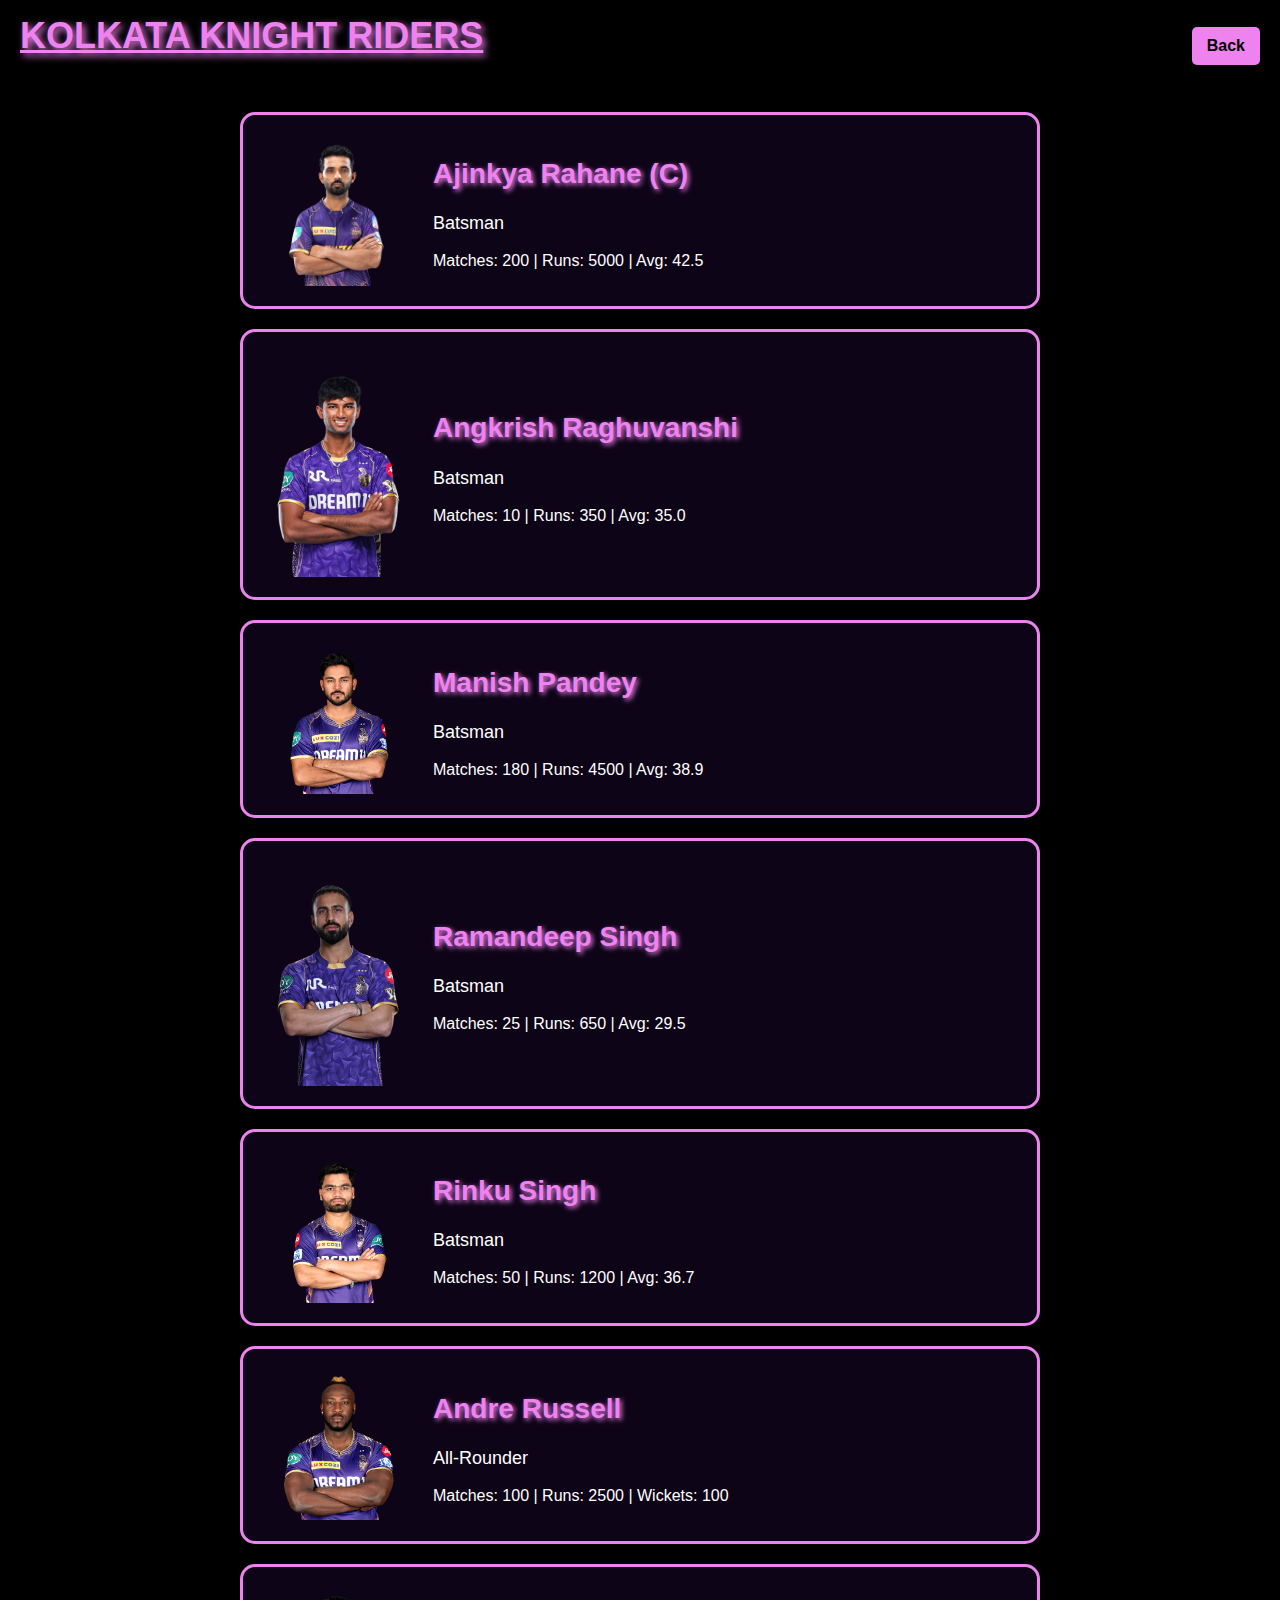
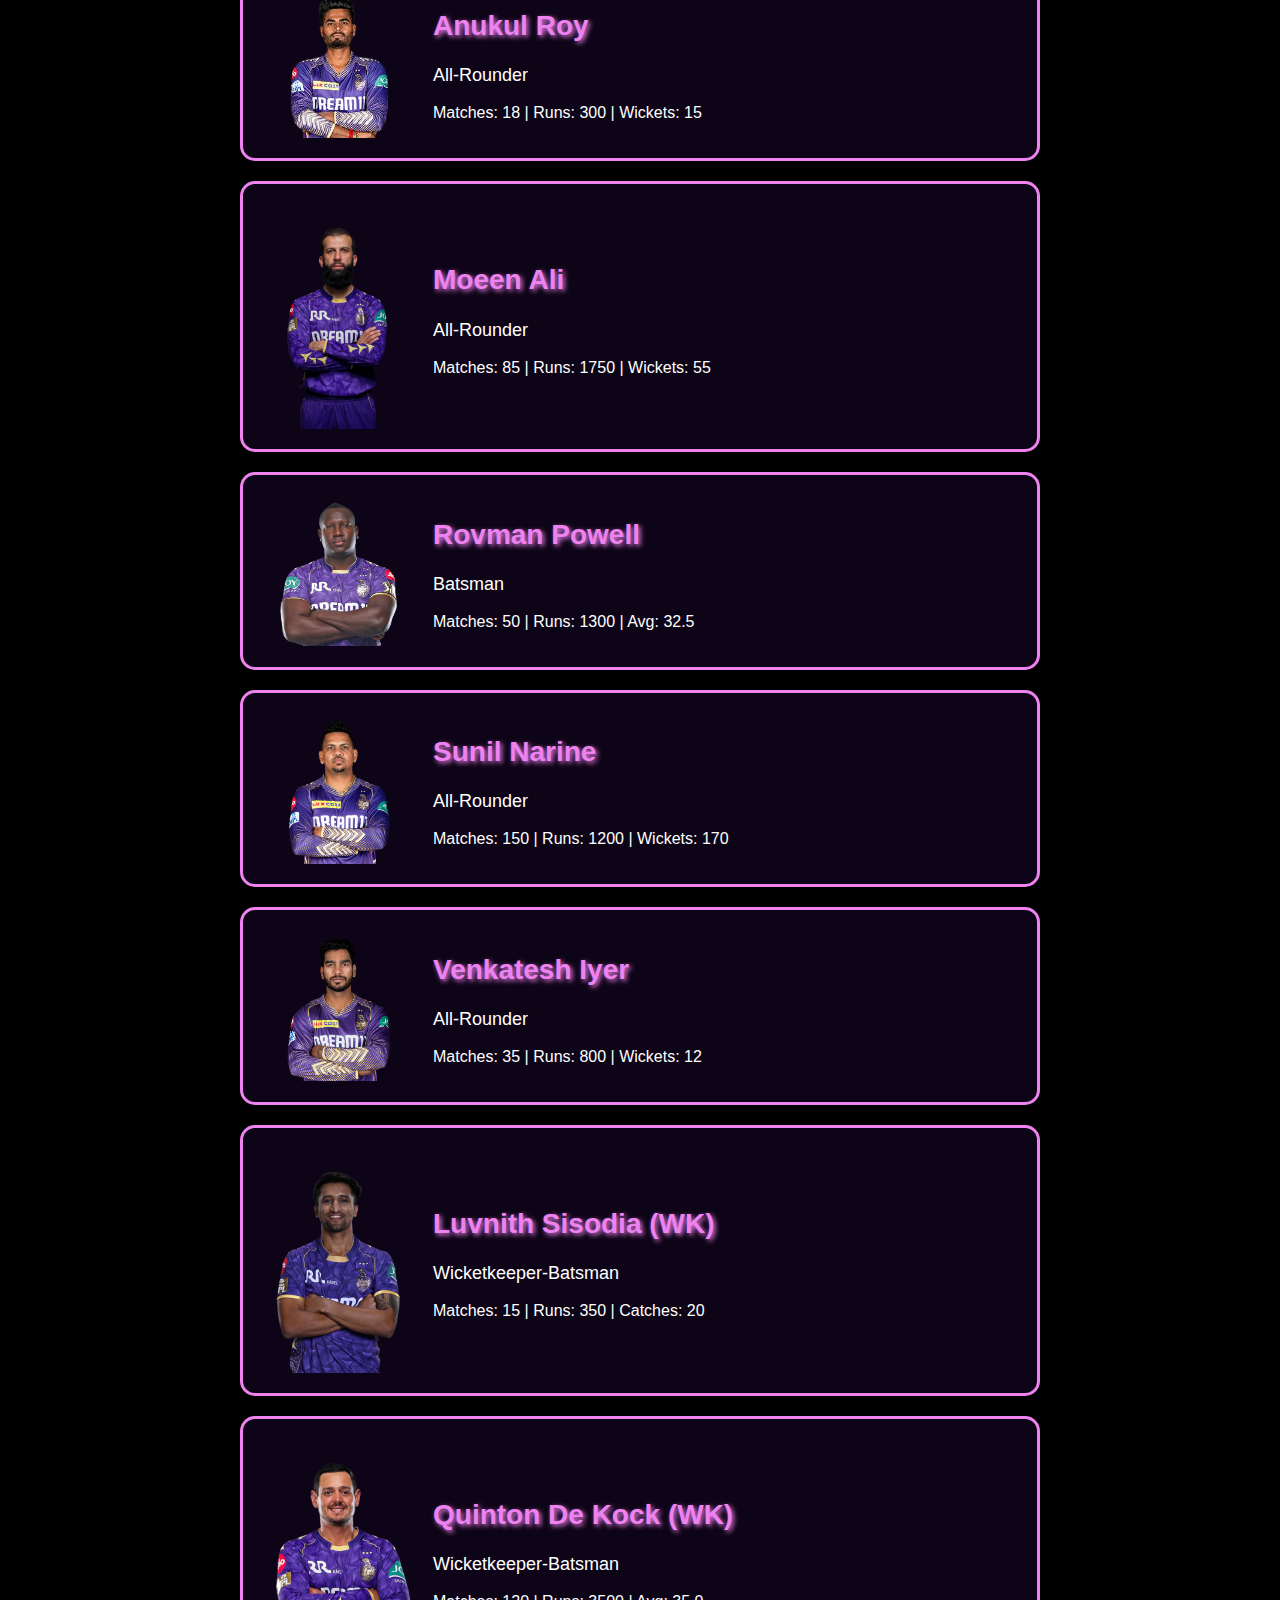
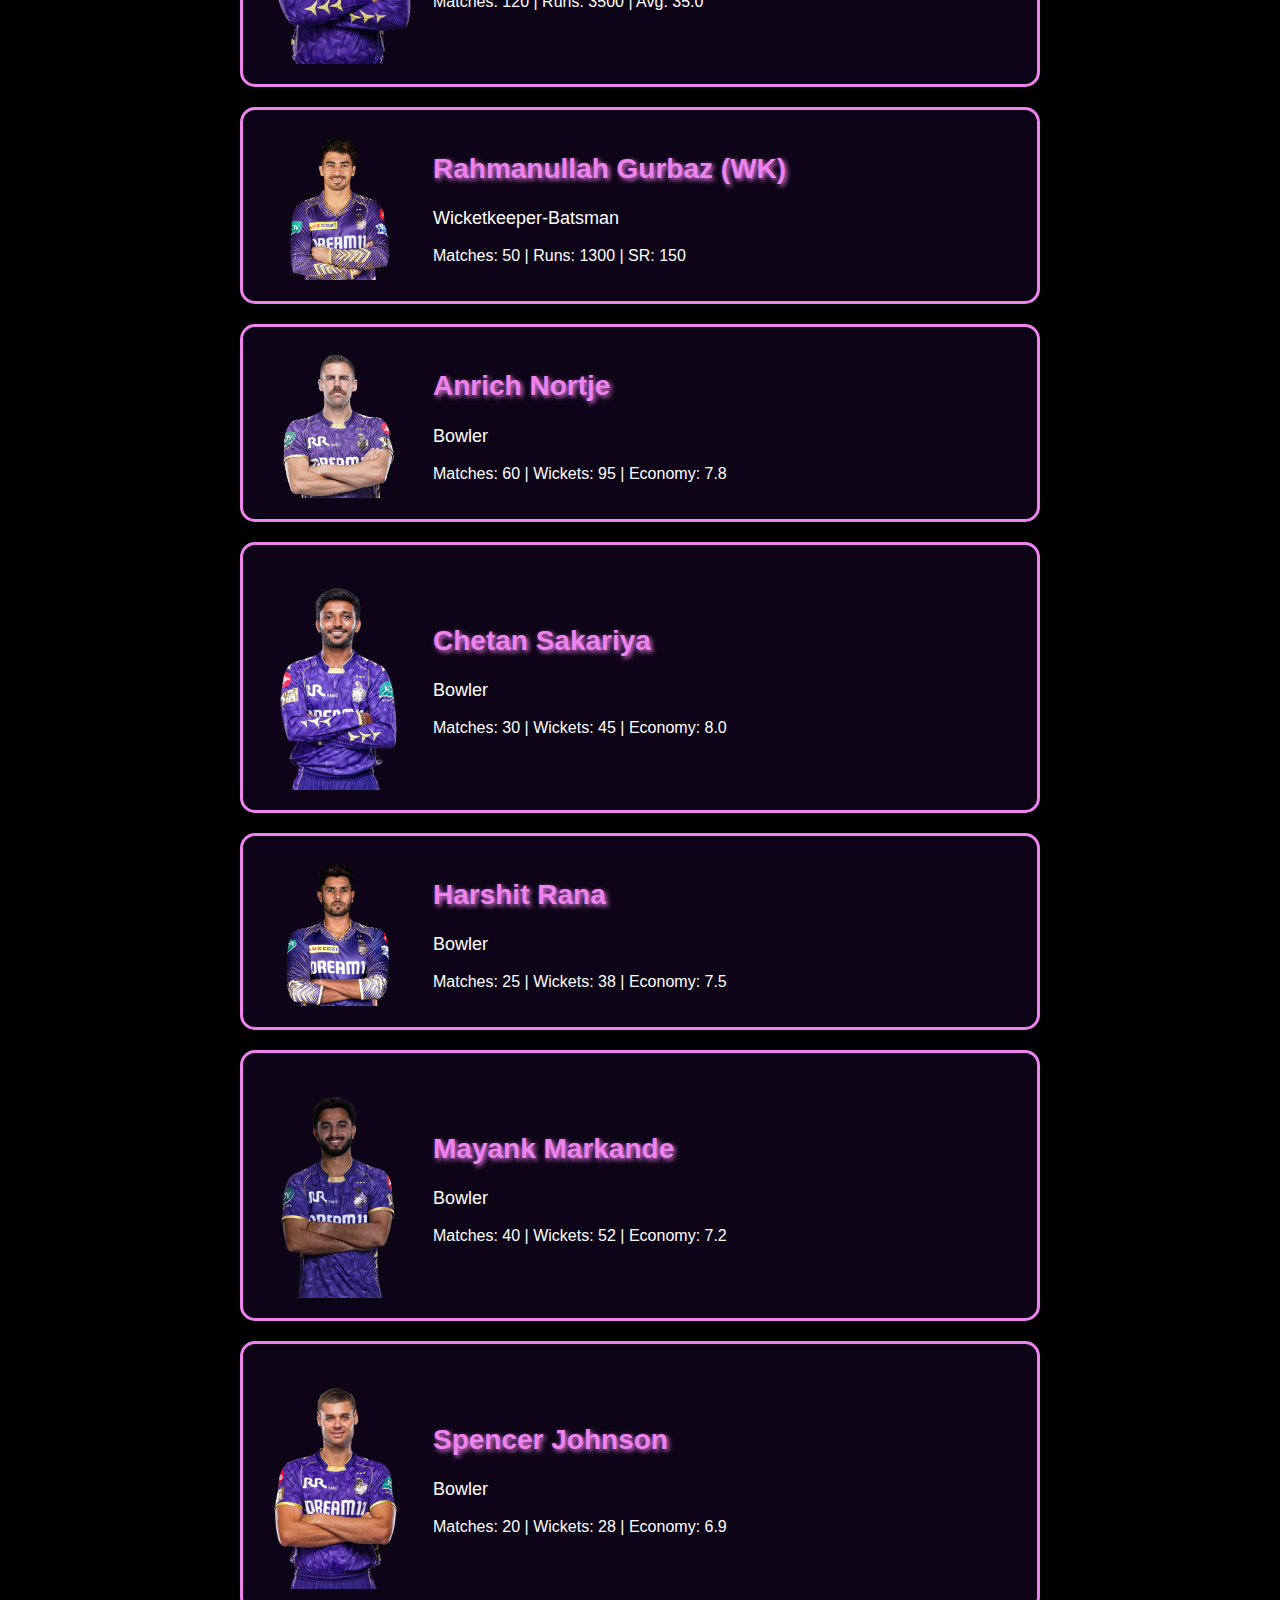
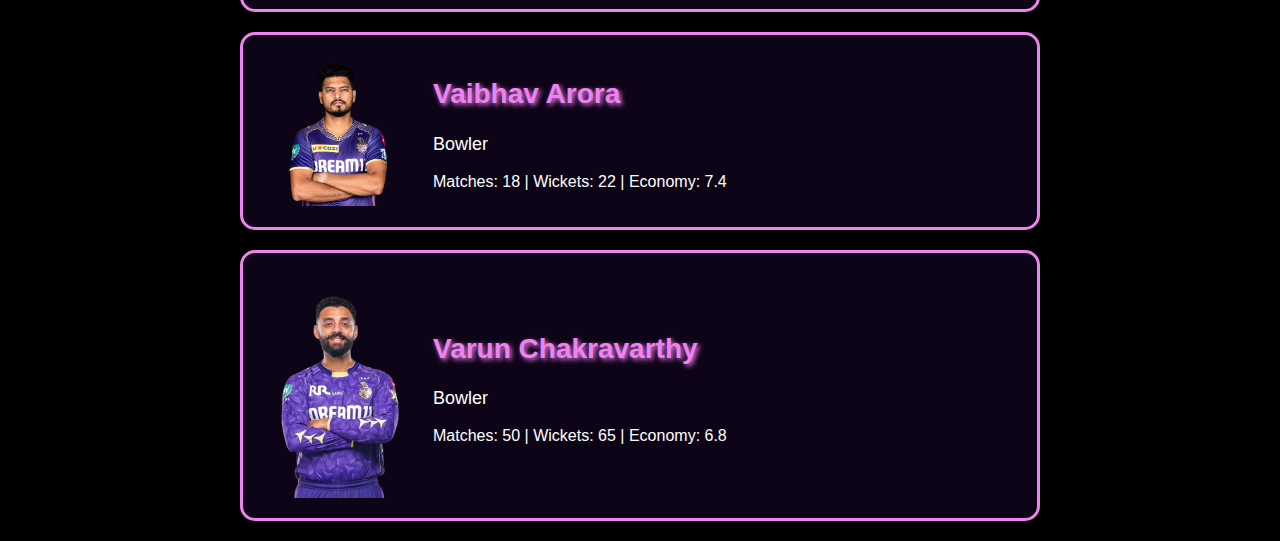
<file: kkr_index.html>
<!DOCTYPE html>
<html lang="en">
<head>
    <meta charset="UTF-8">
    <meta name="viewport" content="width=device-width, initial-scale=1.0">
    <title>KKR Squad - IPL 2025</title>
    <link rel="stylesheet" href="kkr_style.css">
</head>
<body>
    <header>
        <div class="team-title"><u>KOLKATA KNIGHT RIDERS</u></div>
        <a href="index.html" class="home-button">Back</a>
    </header>
    <div class="players-container">
        <!-- Ajinkya Rahane (C) -->
        <div class="player-card">
            <img src="ajinkya_rahane.png" alt="Ajinkya Rahane" class="player-image">
            <div class="player-info">
                <h2 class="player-name">Ajinkya Rahane (C)</h2>
                <p class="player-role">Batsman</p>
                <p class="player-stats">Matches: 200 | Runs: 5000 | Avg: 42.5</p>
            </div>
        </div>
        
        <!-- Angkrish Raghuvanshi -->
        <div class="player-card">
            <img src="angkrish_raghuvanshi.png" alt="Angkrish Raghuvanshi" class="player-image">
            <div class="player-info">
                <h2 class="player-name">Angkrish Raghuvanshi</h2>
                <p class="player-role">Batsman</p>
                <p class="player-stats">Matches: 10 | Runs: 350 | Avg: 35.0</p>
            </div>
        </div>
        
        <!-- Manish Pandey -->
        <div class="player-card">
            <img src="manish_pandey.png" alt="Manish Pandey" class="player-image">
            <div class="player-info">
                <h2 class="player-name">Manish Pandey</h2>
                <p class="player-role">Batsman</p>
                <p class="player-stats">Matches: 180 | Runs: 4500 | Avg: 38.9</p>

            </div>
        </div>
        
        <!-- Ramandeep Singh -->
        <div class="player-card">
            <img src="ramandeep_singh.png" alt="Ramandeep Singh" class="player-image">
            <div class="player-info">
                <h2 class="player-name">Ramandeep Singh</h2>
                <p class="player-role">Batsman</p>
                <p class="player-stats">Matches: 25 | Runs: 650 | Avg: 29.5</p>

            </div>
        </div>
        
        <!-- Rinku Singh -->
        <div class="player-card">
            <img src="rinku_singh.png" alt="Rinku Singh" class="player-image">
            <div class="player-info">
                <h2 class="player-name">Rinku Singh</h2>
                <p class="player-role">Batsman</p>
                <p class="player-stats">Matches: 50 | Runs: 1200 | Avg: 36.7</p>

            </div>
        </div>
        
        <!-- Andre Russell -->
        <div class="player-card">
            <img src="andre_russell.png" alt="Andre Russell" class="player-image">
            <div class="player-info">
                <h2 class="player-name">Andre Russell</h2>
                <p class="player-role">All-Rounder</p>
                <p class="player-stats">Matches: 100 | Runs: 2500 | Wickets: 100</p>

            </div>
        </div>
        
        <div class="player-card">
            <img src="anukul_roy.png" alt="Anukul Roy" class="player-image">
            <div class="player-info">
                <h2 class="player-name">Anukul Roy</h2>
                <p class="player-role">All-Rounder</p>
                <p class="player-stats">Matches: 18 | Runs: 300 | Wickets: 15</p>

            </div>
        </div>
        
        <div class="player-card">
            <img src="moeen_ali.png" alt="Moeen Ali" class="player-image">
            <div class="player-info">
                <h2 class="player-name">Moeen Ali</h2>
                <p class="player-role">All-Rounder</p>
                <p class="player-stats">Matches: 85 | Runs: 1750 | Wickets: 55</p>
            </div>
        </div>
        
        <div class="player-card">
            <img src="rovman_powell.png" alt="Rovman Powell" class="player-image">
            <div class="player-info">
                <h2 class="player-name">Rovman Powell</h2>
                <p class="player-role">Batsman</p>
                <p class="player-stats">Matches: 50 | Runs: 1300 | Avg: 32.5</p>
            </div>
        </div>
        
        <div class="player-card">
            <img src="sunil_narine.png" alt="Sunil Narine" class="player-image">
            <div class="player-info">
                <h2 class="player-name">Sunil Narine</h2>
                <p class="player-role">All-Rounder</p>
                <p class="player-stats">Matches: 150 | Runs: 1200 | Wickets: 170</p>
            </div>
        </div>
        
        <div class="player-card">
            <img src="venkatesh_iyer.png" alt="Venkatesh Iyer" class="player-image">
            <div class="player-info">
                <h2 class="player-name">Venkatesh Iyer</h2>
                <p class="player-role">All-Rounder</p>
                <p class="player-stats">Matches: 35 | Runs: 800 | Wickets: 12</p>
            </div>
        </div>
        
        <div class="player-card">
            <img src="luvnith_sisodia.png" alt="Luvnith Sisodia" class="player-image">
            <div class="player-info">
                <h2 class="player-name">Luvnith Sisodia (WK)</h2>
                <p class="player-role">Wicketkeeper-Batsman</p>
                <p class="player-stats">Matches: 15 | Runs: 350 | Catches: 20</p>
            </div>
        </div>
        
        <div class="player-card">
            <img src="quinton_de_kock.png" alt="Quinton De Kock" class="player-image">
            <div class="player-info">
                <h2 class="player-name">Quinton De Kock (WK)</h2>
                <p class="player-role">Wicketkeeper-Batsman</p>
                <p class="player-stats">Matches: 120 | Runs: 3500 | Avg: 35.0</p>
            </div>
        </div>
        
        <div class="player-card">
            <img src="rahmanullah_gurbaz.png" alt="Rahmanullah Gurbaz" class="player-image">
            <div class="player-info">
                <h2 class="player-name">Rahmanullah Gurbaz (WK)</h2>
                <p class="player-role">Wicketkeeper-Batsman</p>
                <p class="player-stats">Matches: 50 | Runs: 1300 | SR: 150</p>
            </div>
        </div>
        
        <div class="player-card">
            <img src="anrich_nortje.png" alt="Anrich Nortje" class="player-image">
            <div class="player-info">
                <h2 class="player-name">Anrich Nortje</h2>
                <p class="player-role">Bowler</p>
                <p class="player-stats">Matches: 60 | Wickets: 95 | Economy: 7.8</p>
            </div>
        </div>
        
        <div class="player-card">
            <img src="chetan_sakariya.png" alt="Chetan Sakariya" class="player-image">
            <div class="player-info">
                <h2 class="player-name">Chetan Sakariya</h2>
                <p class="player-role">Bowler</p>
                <p class="player-stats">Matches: 30 | Wickets: 45 | Economy: 8.0</p>
            </div>
        </div>
        
        <div class="player-card">
            <img src="harshit_rana.png" alt="Harshit Rana" class="player-image">
            <div class="player-info">
                <h2 class="player-name">Harshit Rana</h2>
                <p class="player-role">Bowler</p>
                <p class="player-stats">Matches: 25 | Wickets: 38 | Economy: 7.5</p>
            </div>
        </div>
        
        <div class="player-card">
            <img src="mayank_markande.png" alt="Mayank Markande" class="player-image">
            <div class="player-info">
                <h2 class="player-name">Mayank Markande</h2>
                <p class="player-role">Bowler</p>
                <p class="player-stats">Matches: 40 | Wickets: 52 | Economy: 7.2</p>
            </div>
        </div>
        
        <div class="player-card">
            <img src="spencer_johnson.png" alt="Spencer Johnson" class="player-image">
            <div class="player-info">
                <h2 class="player-name">Spencer Johnson</h2>
                <p class="player-role">Bowler</p>
                <p class="player-stats">Matches: 20 | Wickets: 28 | Economy: 6.9</p>
            </div>
        </div>
        
        <div class="player-card">
            <img src="vaibhav_arora.png" alt="Vaibhav Arora" class="player-image">
            <div class="player-info">
                <h2 class="player-name">Vaibhav Arora</h2>
                <p class="player-role">Bowler</p>
                <p class="player-stats">Matches: 18 | Wickets: 22 | Economy: 7.4</p>
            </div>
        </div>
        
        <div class="player-card">
            <img src="varun_chakravarthy.png" alt="Varun Chakravarthy" class="player-image">
            <div class="player-info">
                <h2 class="player-name">Varun Chakravarthy</h2>
                <p class="player-role">Bowler</p>
                <p class="player-stats">Matches: 50 | Wickets: 65 | Economy: 6.8</p>
            </div>
        </div>
        
    </div>
    
</body>
</html>
</file>
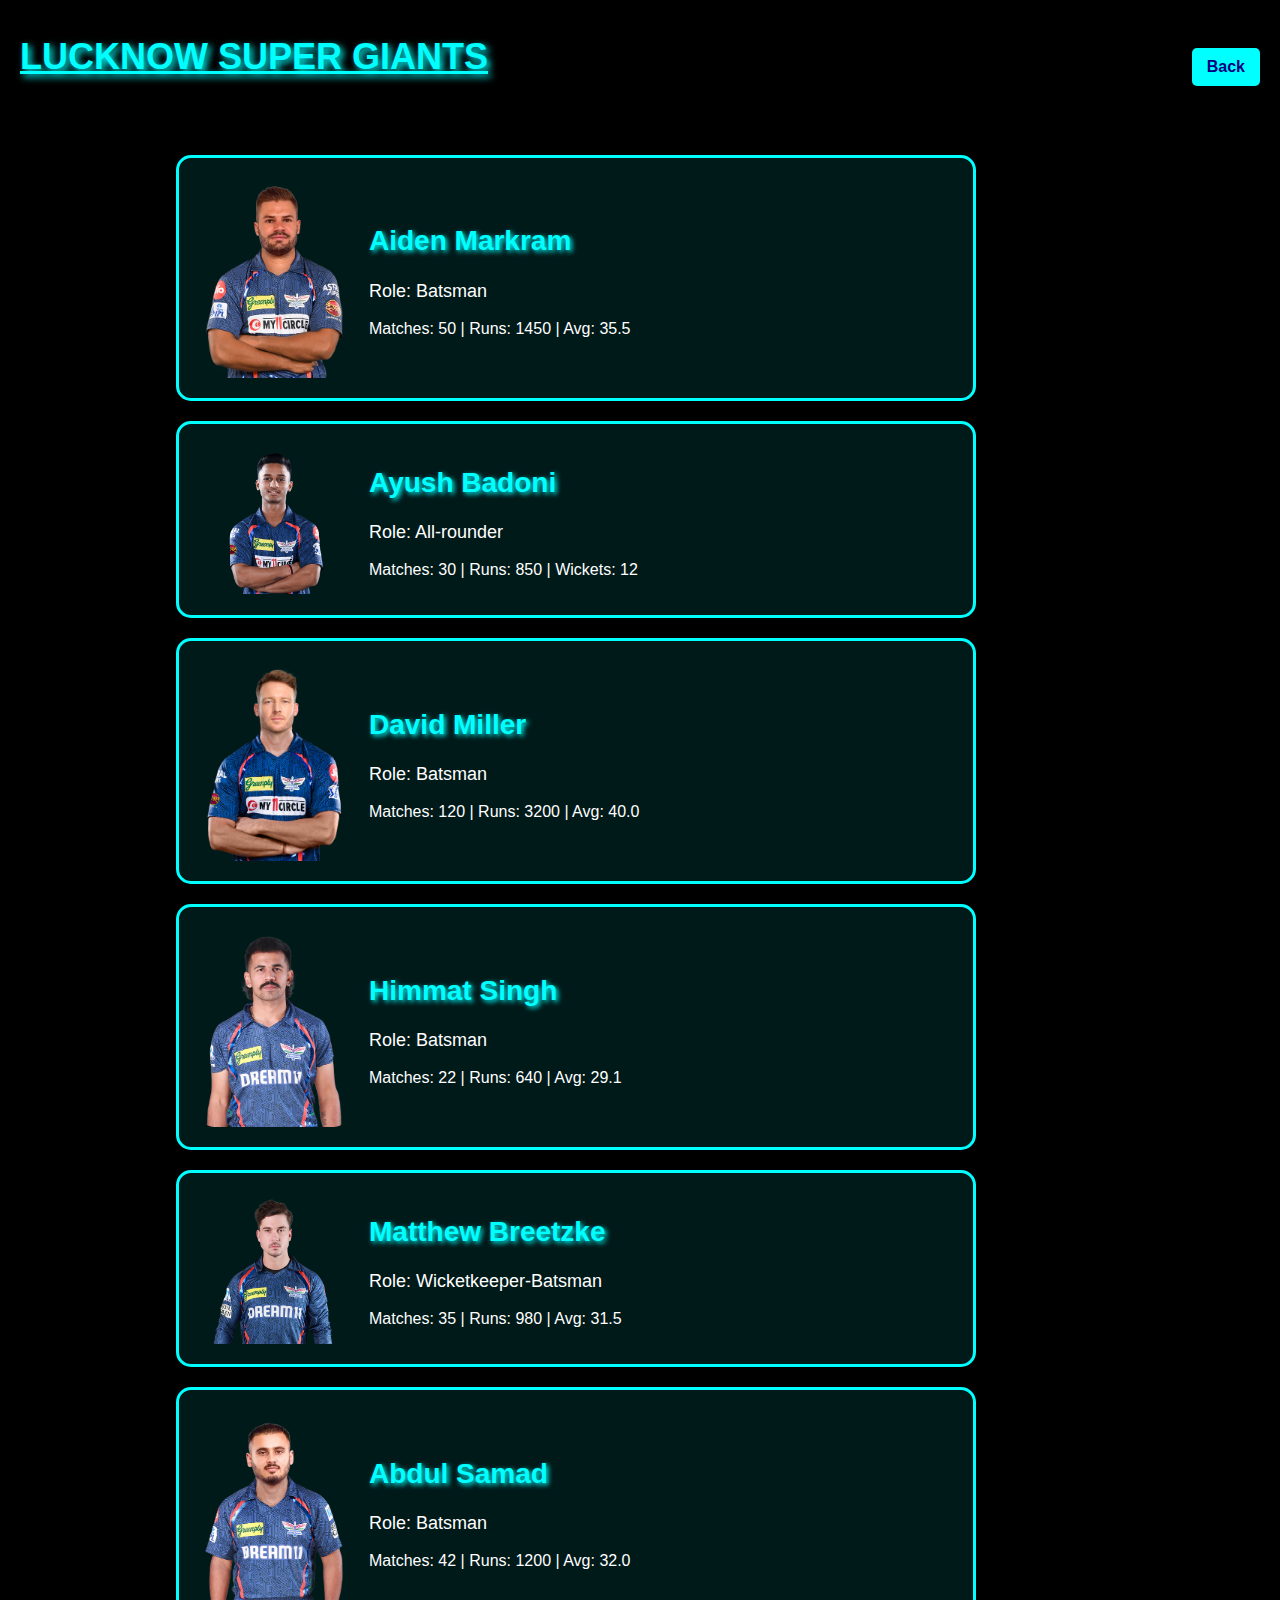
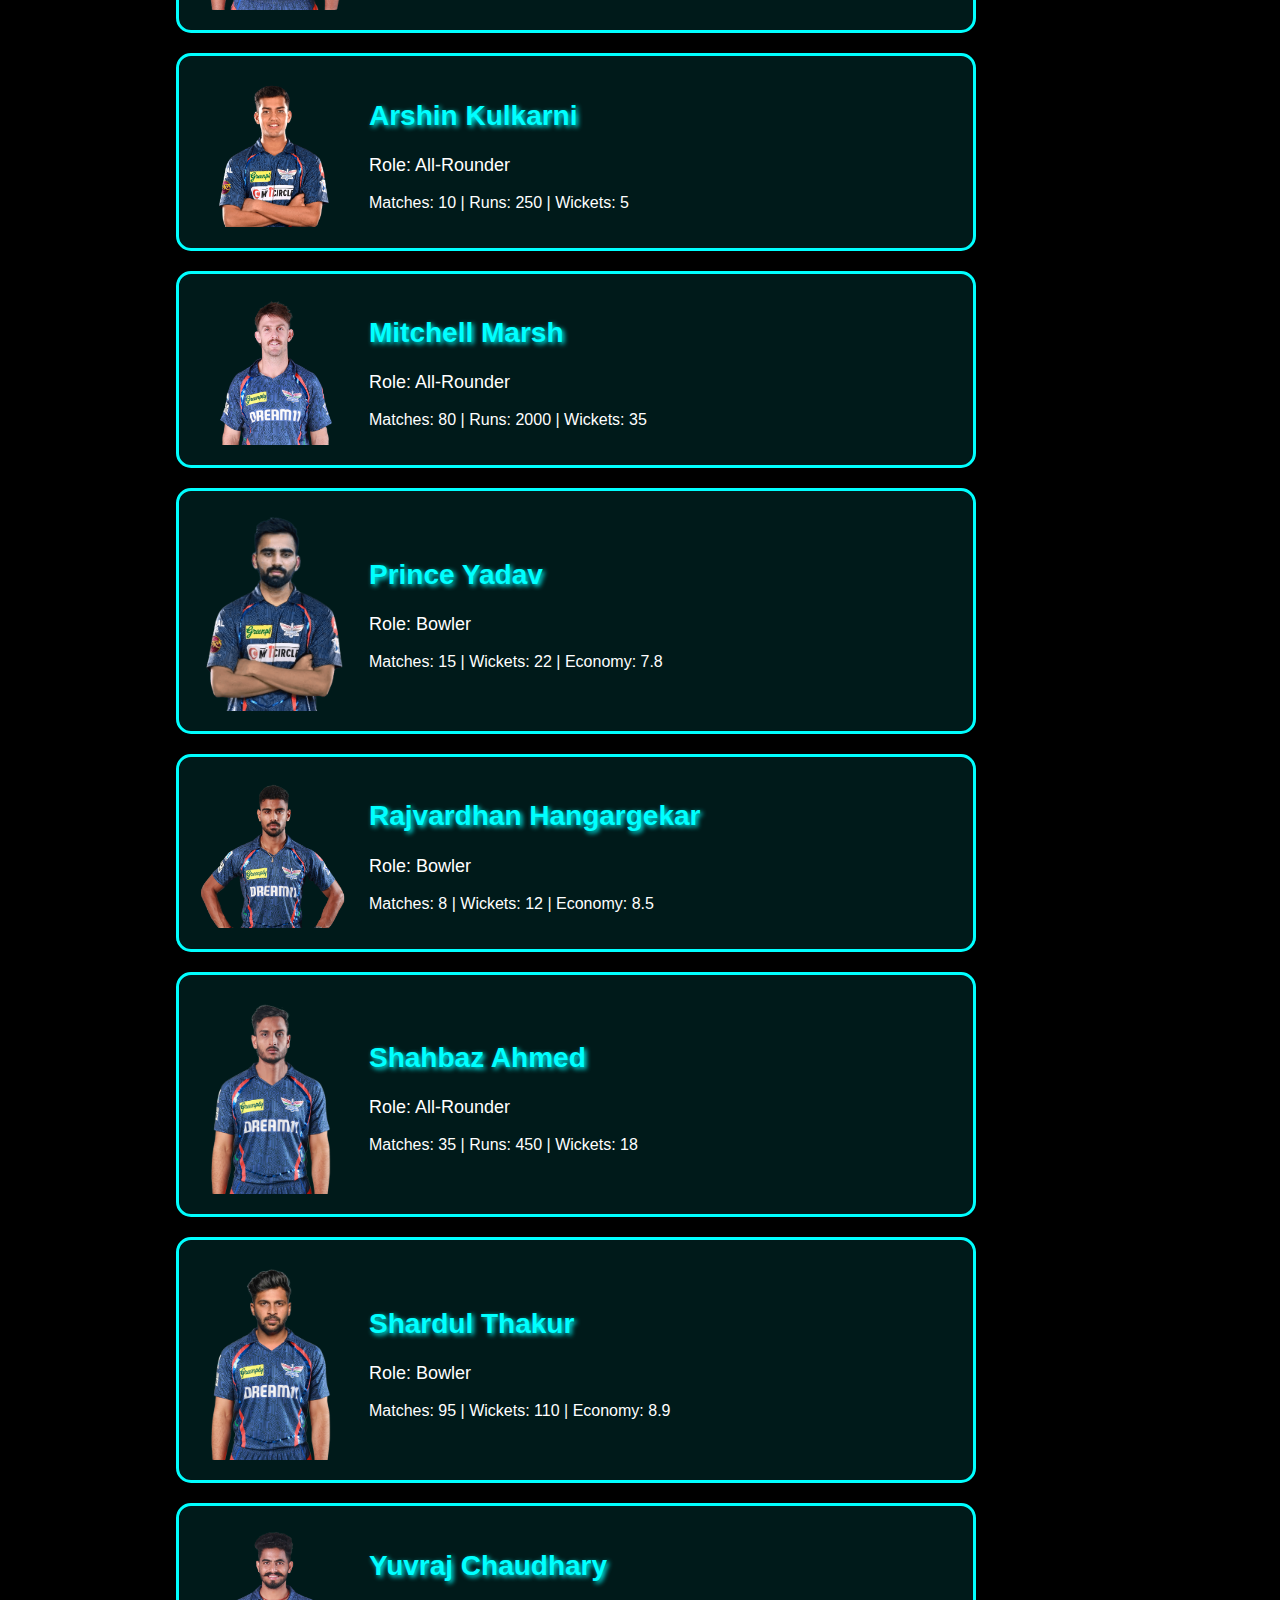
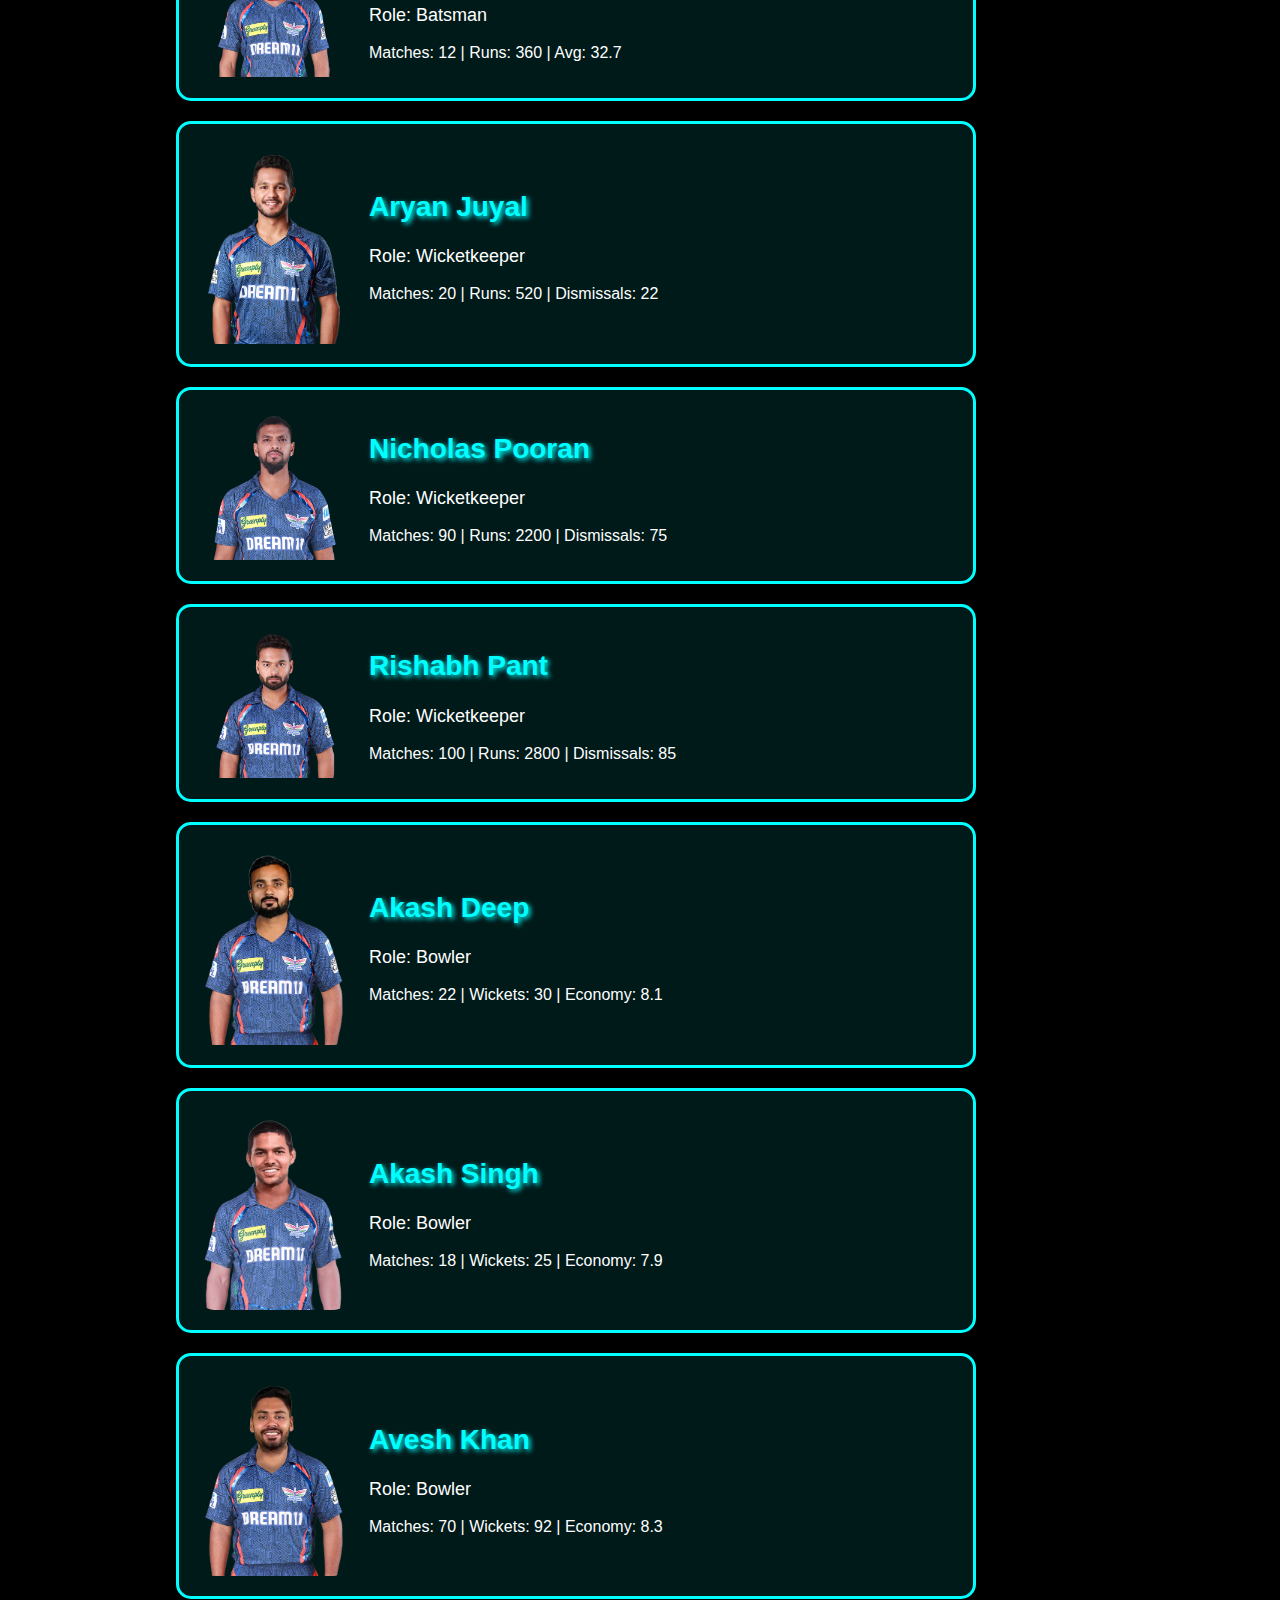
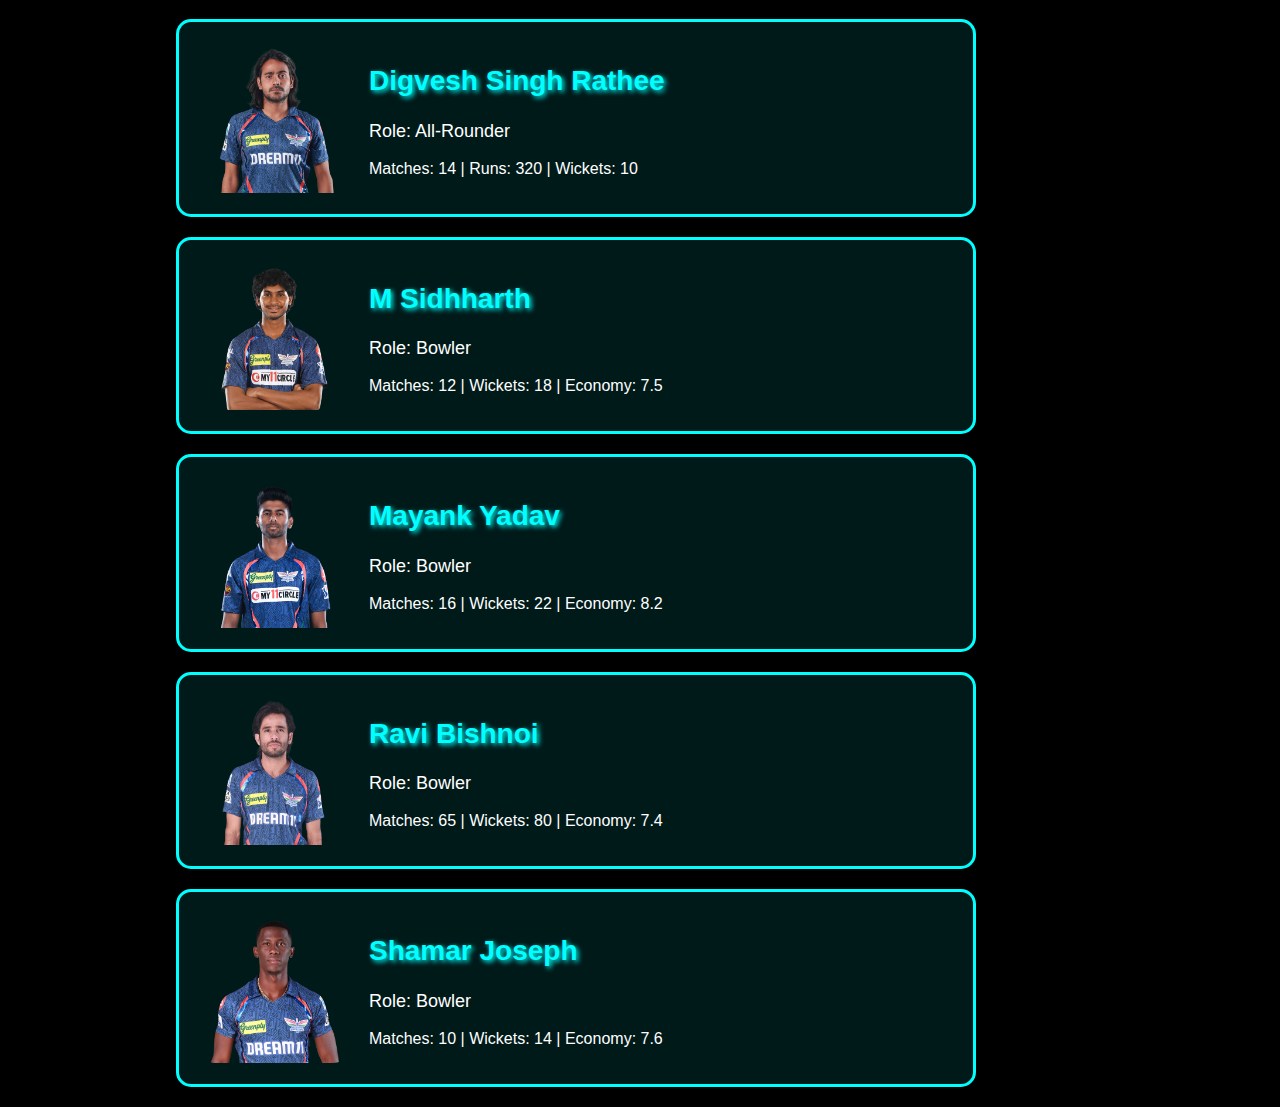
<file: lsg_index.html>
<!DOCTYPE html>
<html lang="en">
<head>
    <meta charset="UTF-8">
    <meta name="viewport" content="width=device-width, initial-scale=1.0">
    <title>LSG Squad - IPL 2025</title>
    <link rel="stylesheet" href="lsg_style.css">
</head>
<body>
    <header>
        <h1> <div class="team-title"><u>LUCKNOW SUPER GIANTS</u></div>
        </h1>
        <a href="index.html" class="home-button">Back</a>
    </header>
    <div class="squad-container">
        <div class="player-card">
            <img src="aiden_markram.png" alt="Aiden Markram" class="player-image">
            <div class="player-info">
                <h2 class="player-name">Aiden Markram</h2>
                <p class="player-role">Role: Batsman</p>
                <p class="player-stats">Matches: 50 | Runs: 1450 | Avg: 35.5</p>
            </div>
        </div>
        
        <div class="player-card">
            <img src="ayush_badoni.png" alt="Ayush Badoni" class="player-image">
            <div class="player-info">
                <h2 class="player-name">Ayush Badoni</h2>
                <p class="player-role">Role: All-rounder</p>
                <p class="player-stats">Matches: 30 | Runs: 850 | Wickets: 12</p>
            </div>
        </div>
        
        <div class="player-card">
            <img src="david_miller.png" alt="David Miller" class="player-image">
            <div class="player-info">
                <h2 class="player-name">David Miller</h2>
                <p class="player-role">Role: Batsman</p>
                <p class="player-stats">Matches: 120 | Runs: 3200 | Avg: 40.0</p>
            </div>
        </div>
        
        <div class="player-card">
            <img src="himmat_singh.png" alt="Himmat Singh" class="player-image">
            <div class="player-info">
                <h2 class="player-name">Himmat Singh</h2>
                <p class="player-role">Role: Batsman</p>
                <p class="player-stats">Matches: 22 | Runs: 640 | Avg: 29.1</p>
            </div>
        </div>
        
        <div class="player-card">
            <img src="matthew_breetzke.png" alt="Matthew Breetzke" class="player-image">
            <div class="player-info">
                <h2 class="player-name">Matthew Breetzke</h2>
                <p class="player-role">Role: Wicketkeeper-Batsman</p>
                <p class="player-stats">Matches: 35 | Runs: 980 | Avg: 31.5</p>
            </div>
        </div>
        
        <div class="player-card">
            <img src="abdul_samad.png" alt="Abdul Samad" class="player-image">
            <div class="player-info">
                <h2 class="player-name">Abdul Samad</h2>
                <p class="player-role">Role: Batsman</p>
                <p class="player-stats">Matches: 42 | Runs: 1200 | Avg: 32.0</p>
            </div>
        </div>
        
        <div class="player-card">
            <img src="arshin_kulkarni.png" alt="Arshin Kulkarni" class="player-image">
            <div class="player-info">
                <h2 class="player-name">Arshin Kulkarni</h2>
                <p class="player-role">Role: All-Rounder</p>
                <p class="player-stats">Matches: 10 | Runs: 250 | Wickets: 5</p>
            </div>
        </div>
        
        <div class="player-card">
            <img src="mitchell_marsh.png" alt="Mitchell Marsh" class="player-image">
            <div class="player-info">
                <h2 class="player-name">Mitchell Marsh</h2>
                <p class="player-role">Role: All-Rounder</p>
                <p class="player-stats">Matches: 80 | Runs: 2000 | Wickets: 35</p>
            </div>
        </div>
        
        <div class="player-card">
            <img src="prince_yadav.png" alt="Prince Yadav" class="player-image">
            <div class="player-info">
                <h2 class="player-name">Prince Yadav</h2>
                <p class="player-role">Role: Bowler</p>
                <p class="player-stats">Matches: 15 | Wickets: 22 | Economy: 7.8</p>
            </div>
        </div>
        
        <div class="player-card">
            <img src="rajvardhan_hangargekar.png" alt="Rajvardhan Hangargekar" class="player-image">
            <div class="player-info">
                <h2 class="player-name">Rajvardhan Hangargekar</h2>
                <p class="player-role">Role: Bowler</p>
                <p class="player-stats">Matches: 8 | Wickets: 12 | Economy: 8.5</p>
            </div>
        </div>
        
        <div class="player-card">
            <img src="shahbaz_ahmed.png" alt="Shahbaz Ahmed" class="player-image">
            <div class="player-info">
                <h2 class="player-name">Shahbaz Ahmed</h2>
                <p class="player-role">Role: All-Rounder</p>
                <p class="player-stats">Matches: 35 | Runs: 450 | Wickets: 18</p>
            </div>
        </div>
        
        <div class="player-card">
            <img src="shardul_thakur.png" alt="Shardul Thakur" class="player-image">
            <div class="player-info">
                <h2 class="player-name">Shardul Thakur</h2>
                <p class="player-role">Role: Bowler</p>
                <p class="player-stats">Matches: 95 | Wickets: 110 | Economy: 8.9</p>
            </div>
        </div>
        
        <div class="player-card">
            <img src="yuvraj_chaudhary.png" alt="Yuvraj Chaudhary" class="player-image">
            <div class="player-info">
                <h2 class="player-name">Yuvraj Chaudhary</h2>
                <p class="player-role">Role: Batsman</p>
                <p class="player-stats">Matches: 12 | Runs: 360 | Avg: 32.7</p>
            </div>
        </div>
        
        <div class="player-card">
            <img src="aryan_juyal.png" alt="Aryan Juyal" class="player-image">
            <div class="player-info">
                <h2 class="player-name">Aryan Juyal</h2>
                <p class="player-role">Role: Wicketkeeper</p>
                <p class="player-stats">Matches: 20 | Runs: 520 | Dismissals: 22</p>
            </div>
        </div>
        
        <div class="player-card">
            <img src="nicholas_pooran.png" alt="Nicholas Pooran" class="player-image">
            <div class="player-info">
                <h2 class="player-name">Nicholas Pooran</h2>
                <p class="player-role">Role: Wicketkeeper</p>
                <p class="player-stats">Matches: 90 | Runs: 2200 | Dismissals: 75</p>
            </div>
        </div>
        
        <div class="player-card">
            <img src="rishabh_pant.png" alt="Rishabh Pant" class="player-image">
            <div class="player-info">
                <h2 class="player-name">Rishabh Pant</h2>
                <p class="player-role">Role: Wicketkeeper</p>
                <p class="player-stats">Matches: 100 | Runs: 2800 | Dismissals: 85</p>
            </div>
        </div>
        
        <div class="player-card">
            <img src="akash_deep.png" alt="Akash Deep" class="player-image">
            <div class="player-info">
                <h2 class="player-name">Akash Deep</h2>
                <p class="player-role">Role: Bowler</p>
                <p class="player-stats">Matches: 22 | Wickets: 30 | Economy: 8.1</p>
            </div>
        </div>
        
        <div class="player-card">
            <img src="akash_singh.png" alt="Akash Singh" class="player-image">
            <div class="player-info">
                <h2 class="player-name">Akash Singh</h2>
                <p class="player-role">Role: Bowler</p>
                <p class="player-stats">Matches: 18 | Wickets: 25 | Economy: 7.9</p>
            </div>
        </div>
        
        <div class="player-card">
            <img src="avesh_khan.png" alt="Avesh Khan" class="player-image">
            <div class="player-info">
                <h2 class="player-name">Avesh Khan</h2>
                <p class="player-role">Role: Bowler</p>
                <p class="player-stats">Matches: 70 | Wickets: 92 | Economy: 8.3</p>
            </div>
        </div>
        
        <div class="player-card">
            <img src="digvesh_singh_rathee.png" alt="Digvesh Singh Rathee" class="player-image">
            <div class="player-info">
                <h2 class="player-name">Digvesh Singh Rathee</h2>
                <p class="player-role">Role: All-Rounder</p>
                <p class="player-stats">Matches: 14 | Runs: 320 | Wickets: 10</p>
            </div>
        </div>
        
        <div class="player-card">
            <img src="M_sidhharth.png" alt="M Sidhharth" class="player-image">
            <div class="player-info">
                <h2 class="player-name">M Sidhharth</h2>
                <p class="player-role">Role: Bowler</p>
                <p class="player-stats">Matches: 12 | Wickets: 18 | Economy: 7.5</p>
            </div>
        </div>
        
        <div class="player-card">
            <img src="mayank_yadav.png" alt="Mayank Yadav" class="player-image">
            <div class="player-info">
                <h2 class="player-name">Mayank Yadav</h2>
                <p class="player-role">Role: Bowler</p>
                <p class="player-stats">Matches: 16 | Wickets: 22 | Economy: 8.2</p>
            </div>
        </div>
        
        <div class="player-card">
            <img src="ravi_bishnoi.png" alt="Ravi Bishnoi" class="player-image">
            <div class="player-info">
                <h2 class="player-name">Ravi Bishnoi</h2>
                <p class="player-role">Role: Bowler</p>
                <p class="player-stats">Matches: 65 | Wickets: 80 | Economy: 7.4</p>
            </div>
        </div>
        
        <div class="player-card">
            <img src="shamar_joseph.png" alt="Shamar Joseph" class="player-image">
            <div class="player-info">
                <h2 class="player-name">Shamar Joseph</h2>
                <p class="player-role">Role: Bowler</p>
                <p class="player-stats">Matches: 10 | Wickets: 14 | Economy: 7.6</p>
            </div>
        </div>
        

    </div>
</body>
</html>
</file>
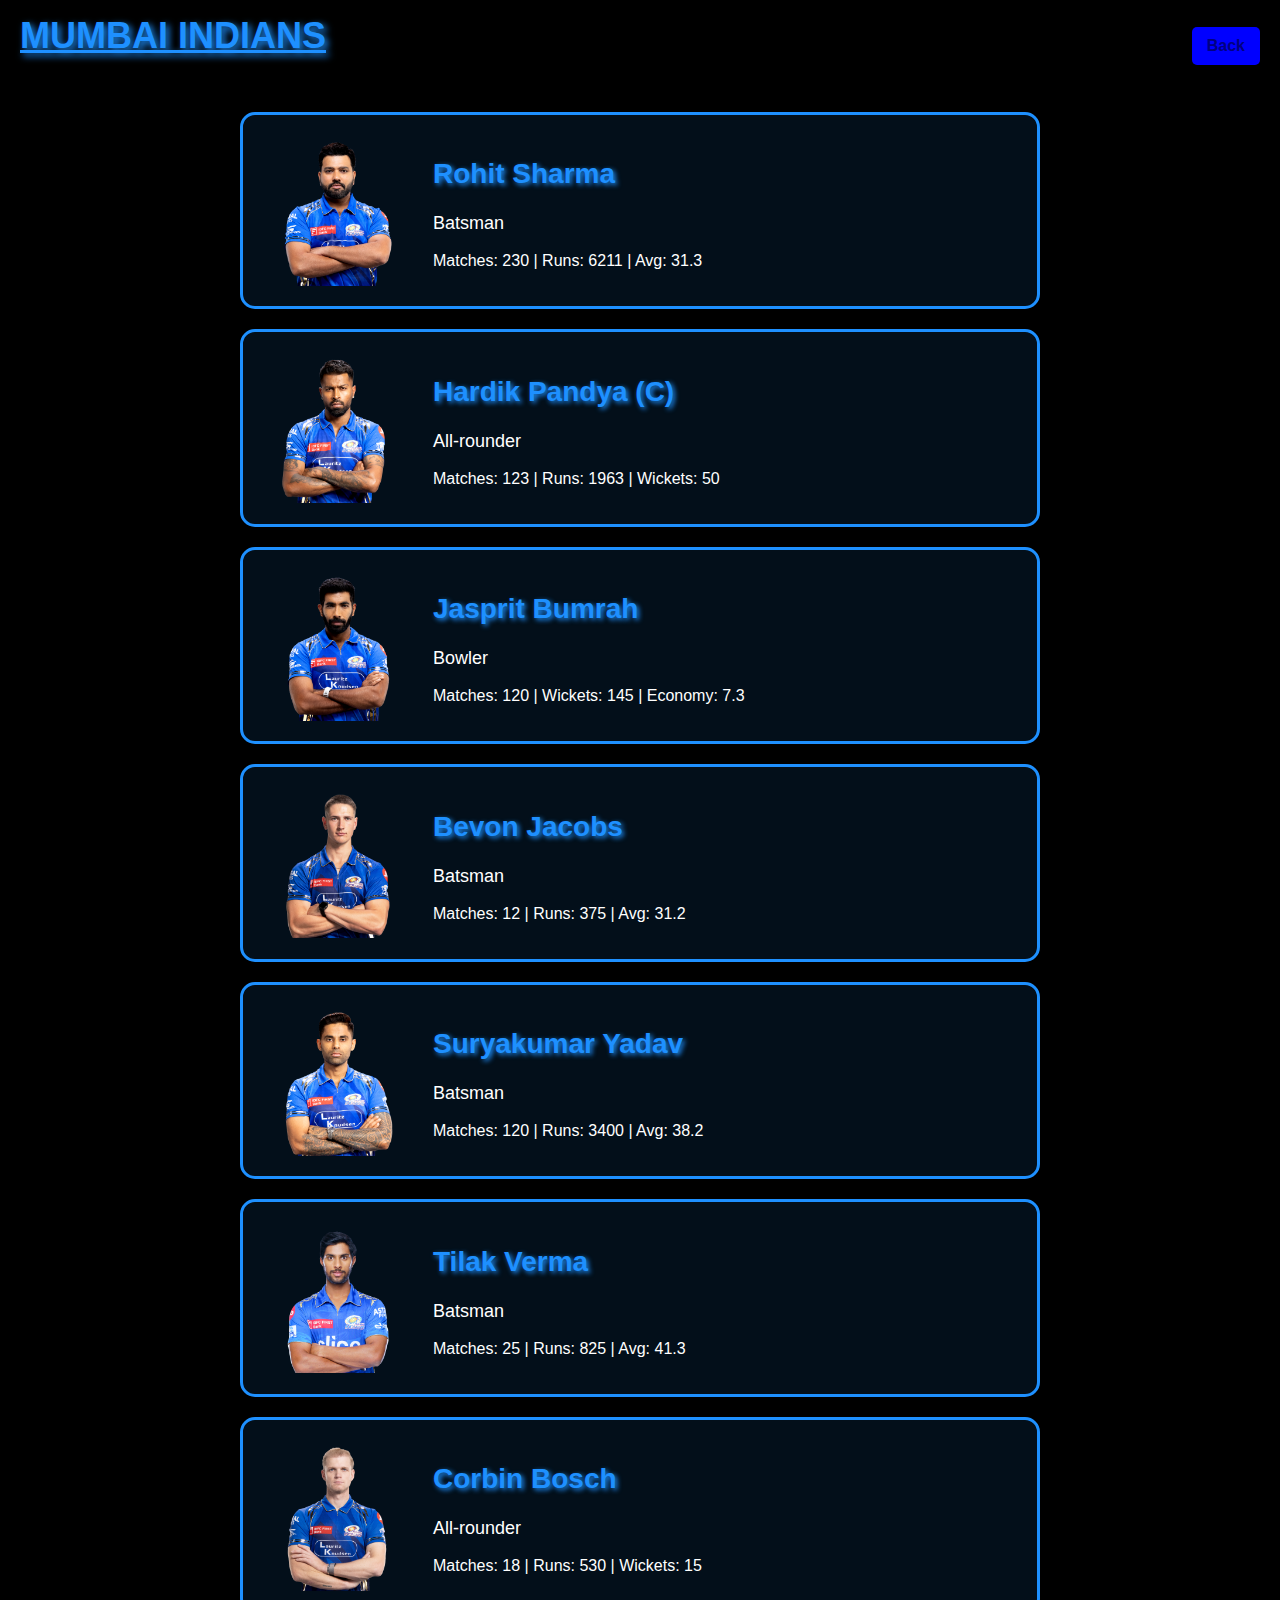
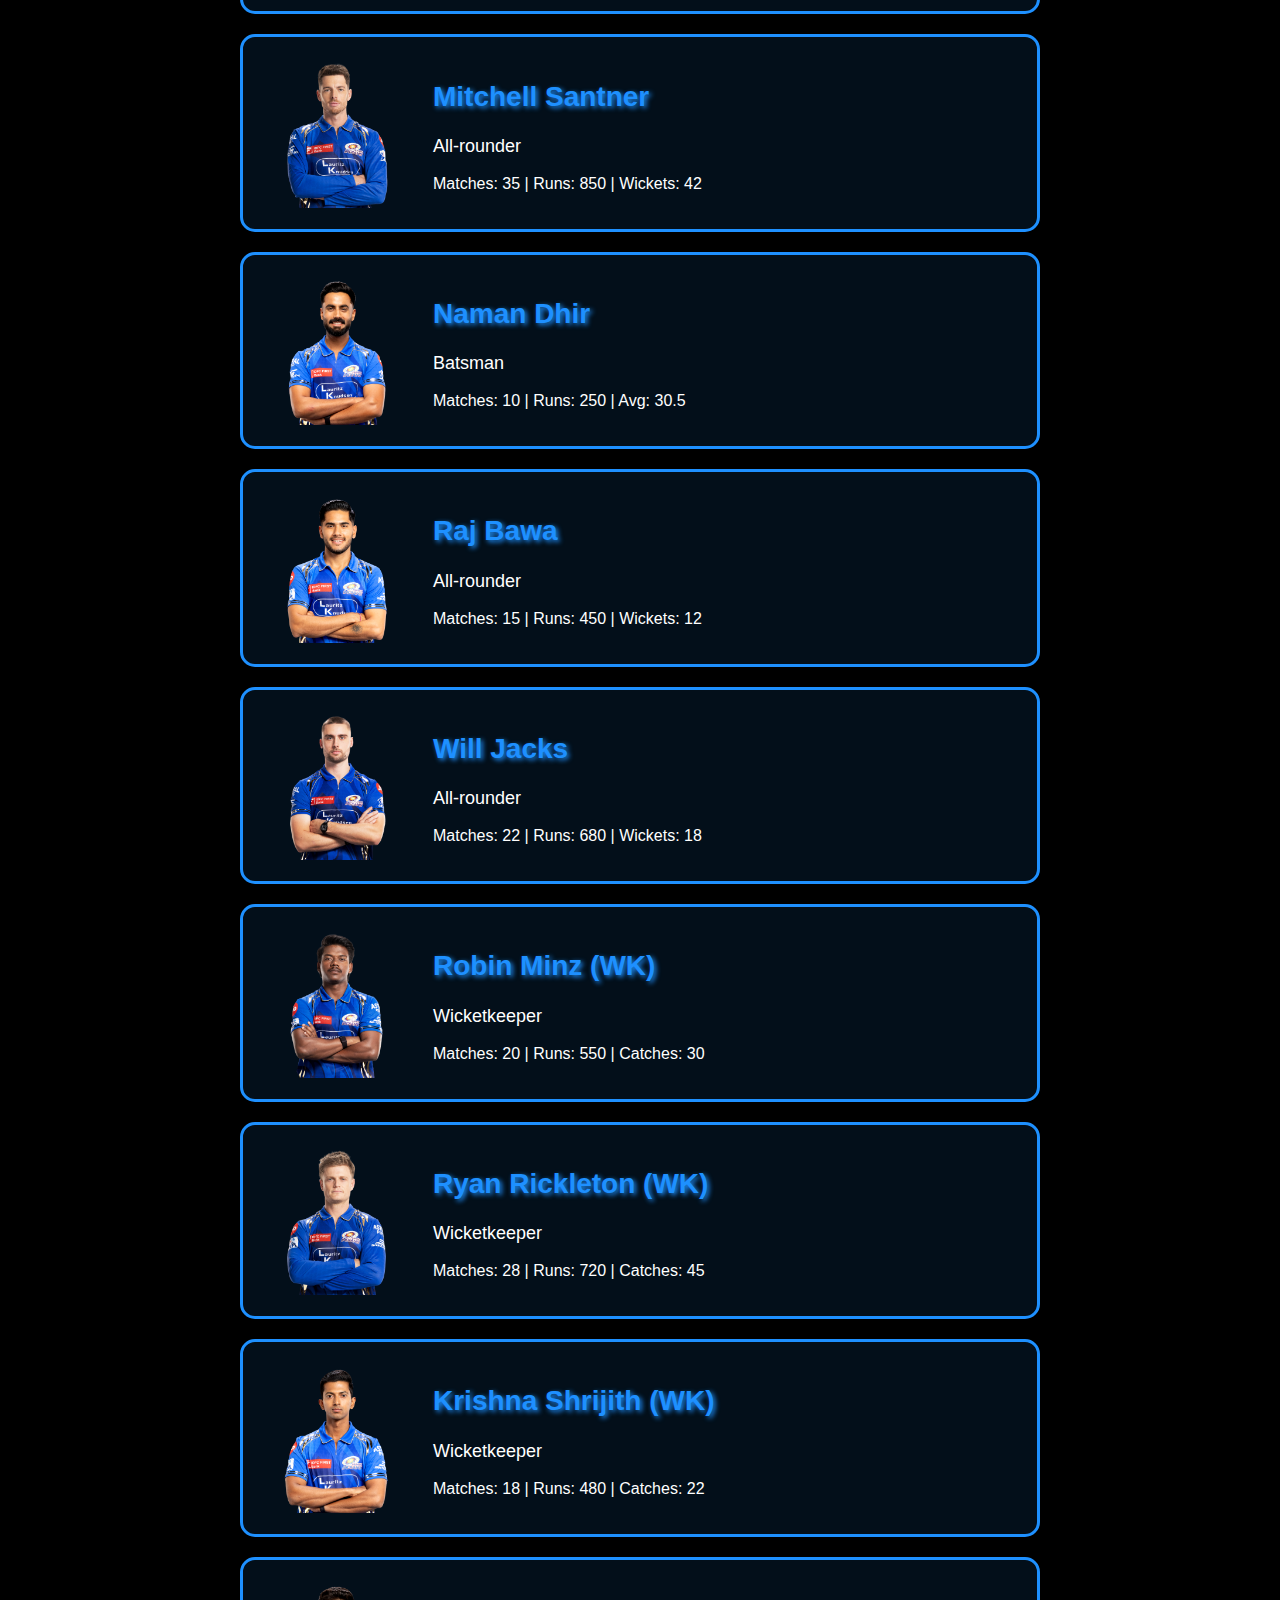
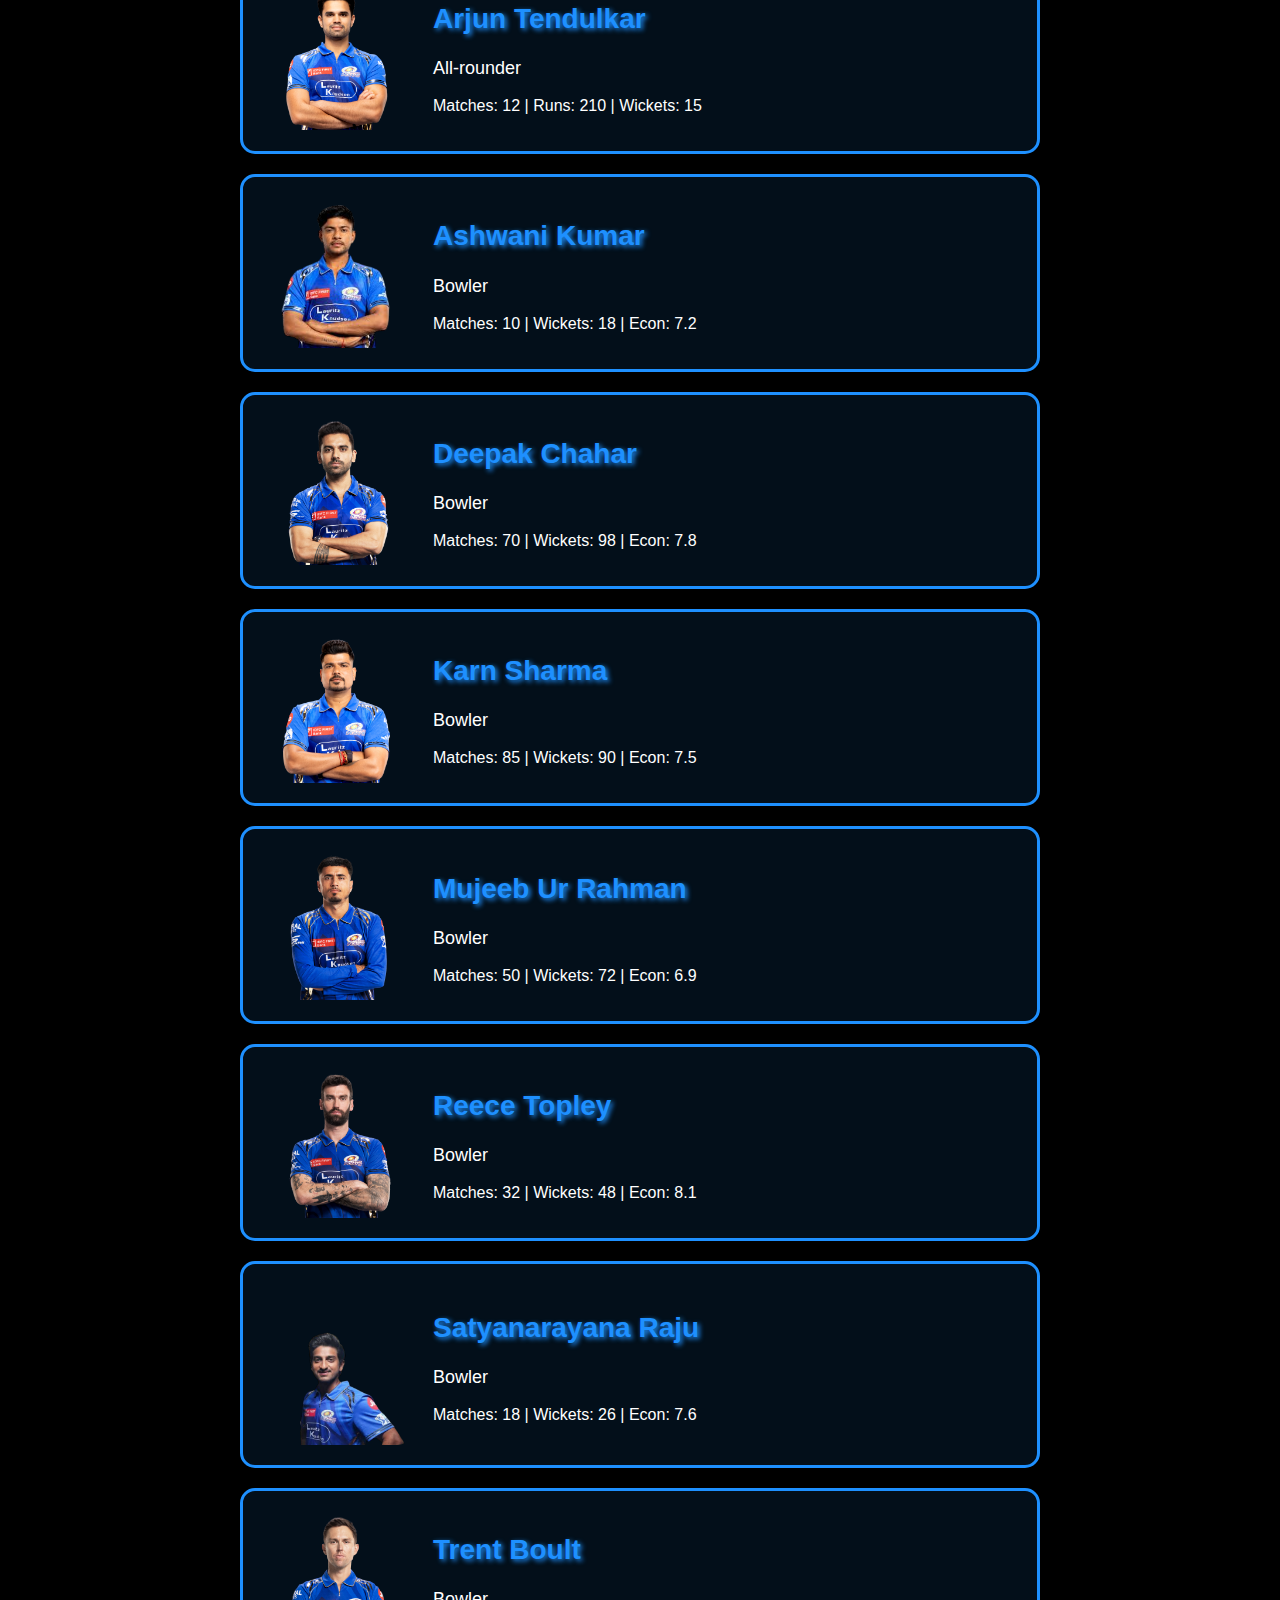
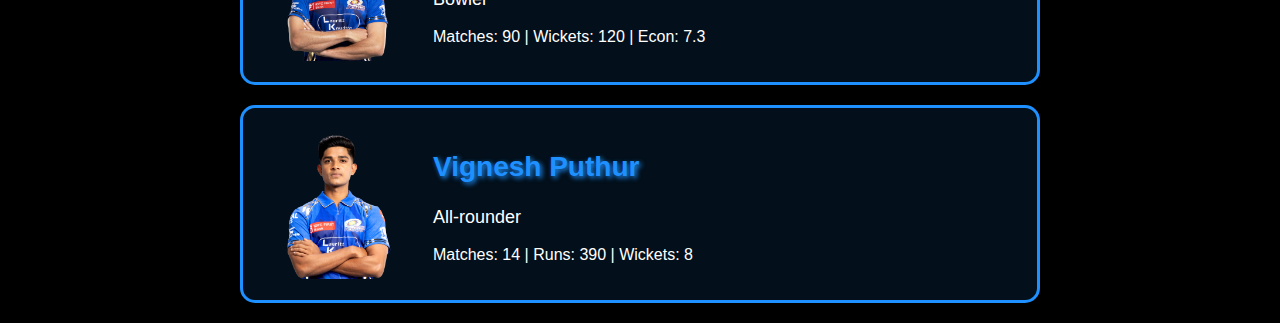
<file: mi_index.html>
<!DOCTYPE html>
<html lang="en">

<head>
    <meta charset="UTF-8">
    <meta name="viewport" content="width=device-width, initial-scale=1.0">
    <title>MI Squad - IPL 2025</title>
    <link rel="stylesheet" href="mi_style.css">
</head>

<body>
    <header>
        <div class="team-title"><u>MUMBAI INDIANS</u></div>
        <a href="index.html" class="home-button">Back</a>
    </header>

    <div class="players-container">
        <div class="player-card">
            <img src="rohit_sharma.png" alt="Rohit Sharma" class="player-image">
            <div class="player-info">
                <h2 class="player-name">Rohit Sharma</h2>
                <p class="player-role">Batsman</p>
                <p class="player-stats">Matches: 230 | Runs: 6211 | Avg: 31.3</p>
            </div>
        </div>

        <div class="player-card">
            <img src="hardik_pandya.png" alt="Hardik Pandya" class="player-image">
            <div class="player-info">
                <h2 class="player-name">Hardik Pandya (C)</h2>
                <p class="player-role">All-rounder</p>
                <p class="player-stats">Matches: 123 | Runs: 1963 | Wickets: 50</p>
            </div>
        </div>

        <div class="player-card">
            <img src="jasprit_bumrah.png" alt="Jasprit Bumrah" class="player-image">
            <div class="player-info">
                <h2 class="player-name">Jasprit Bumrah</h2>
                <p class="player-role">Bowler</p>
                <p class="player-stats">Matches: 120 | Wickets: 145 | Economy: 7.3</p>
            </div>
        </div>

        <!-- Bevon Jacobs -->
        <div class="player-card">
            <img src="bevon_jacobs.png" alt="Bevon Jacobs" class="player-image">
            <div class="player-info">
                <h2 class="player-name">Bevon Jacobs</h2>
                <p class="player-role">Batsman</p>
                <p class="player-stats">Matches: 12 | Runs: 375 | Avg: 31.2</p>
            </div>
        </div>

        <!-- Suryakumar Yadav -->
        <div class="player-card">
            <img src="suryakumar_yadav.png" alt="Suryakumar Yadav" class="player-image">
            <div class="player-info">
                <h2 class="player-name">Suryakumar Yadav</h2>
                <p class="player-role">Batsman</p>
                <p class="player-stats">Matches: 120 | Runs: 3400 | Avg: 38.2</p>
            </div>
        </div>


        <div class="player-card">
            <img src="tilak_verma.png" alt="Tilak Verma" class="player-image">
            <div class="player-info">
                <h2 class="player-name">Tilak Verma</h2>
                <p class="player-role">Batsman</p>
                <p class="player-stats">Matches: 25 | Runs: 825 | Avg: 41.3</p>
            </div>
        </div>

        <!-- Corbin Bosch -->
        <div class="player-card">
            <img src="corbin_bosch.png" alt="Corbin Bosch" class="player-image">
            <div class="player-info">
                <h2 class="player-name">Corbin Bosch</h2>
                <p class="player-role">All-rounder</p>
                <p class="player-stats">Matches: 18 | Runs: 530 | Wickets: 15</p>
            </div>
        </div>

        <!-- Mitchell Santner -->
        <div class="player-card">
            <img src="mitchell_santner.png" alt="Mitchell Santner" class="player-image">
            <div class="player-info">
                <h2 class="player-name">Mitchell Santner</h2>
                <p class="player-role">All-rounder</p>
                <p class="player-stats">Matches: 35 | Runs: 850 | Wickets: 42</p>
            </div>
        </div>

        <!-- Naman Dhir -->
        <div class="player-card">
            <img src="naman_dhir.png" alt="Naman Dhir" class="player-image">
            <div class="player-info">
                <h2 class="player-name">Naman Dhir</h2>
                <p class="player-role">Batsman</p>
                <p class="player-stats">Matches: 10 | Runs: 250 | Avg: 30.5</p>
            </div>
        </div>

        <!-- Raj Bawa -->
        <div class="player-card">
            <img src="raj_bawa.png" alt="Raj Bawa" class="player-image">
            <div class="player-info">
                <h2 class="player-name">Raj Bawa</h2>
                <p class="player-role">All-rounder</p>
                <p class="player-stats">Matches: 15 | Runs: 450 | Wickets: 12</p>
            </div>
        </div>

        <!-- Will Jacks -->
        <div class="player-card">
            <img src="will_jacks.png" alt="Will Jacks" class="player-image">
            <div class="player-info">
                <h2 class="player-name">Will Jacks</h2>
                <p class="player-role">All-rounder</p>
                <p class="player-stats">Matches: 22 | Runs: 680 | Wickets: 18</p>
            </div>
        </div>

        <!-- Robin Minz (WK) -->
        <div class="player-card">
            <img src="robin_minz.png" alt="Robin Minz" class="player-image">
            <div class="player-info">
                <h2 class="player-name">Robin Minz (WK)</h2>
                <p class="player-role">Wicketkeeper</p>
                <p class="player-stats">Matches: 20 | Runs: 550 | Catches: 30</p>
            </div>
        </div>

        <!-- Ryan Rickleton (WK) -->
        <div class="player-card">
            <img src="ryan_rickleton.png" alt="Ryan Rickleton" class="player-image">
            <div class="player-info">
                <h2 class="player-name">Ryan Rickleton (WK)</h2>
                <p class="player-role">Wicketkeeper</p>
                <p class="player-stats">Matches: 28 | Runs: 720 | Catches: 45</p>
            </div>
        </div>

        <!-- Krishna Shrijith (WK) -->
        <div class="player-card">
            <img src="krishna_shrijith.png" alt="Krishna Shrijith" class="player-image">
            <div class="player-info">
                <h2 class="player-name">Krishna Shrijith (WK)</h2>
                <p class="player-role">Wicketkeeper</p>
                <p class="player-stats">Matches: 18 | Runs: 480 | Catches: 22</p>
            </div>
        </div>

        <!-- Arjun Tendulkar -->
        <div class="player-card">
            <img src="arjun_tendulkar.png" alt="Arjun Tendulkar" class="player-image">
            <div class="player-info">
                <h2 class="player-name">Arjun Tendulkar</h2>
                <p class="player-role">All-rounder</p>
                <p class="player-stats">Matches: 12 | Runs: 210 | Wickets: 15</p>
            </div>
        </div>

        <!-- Ashwani Kumar -->
        <div class="player-card">
            <img src="ashwani_kumar.png" alt="Ashwani Kumar" class="player-image">
            <div class="player-info">
                <h2 class="player-name">Ashwani Kumar</h2>
                <p class="player-role">Bowler</p>
                <p class="player-stats">Matches: 10 | Wickets: 18 | Econ: 7.2</p>
            </div>
        </div>

        <!-- Deepak Chahar -->
        <div class="player-card">
            <img src="deepak_chahar.png" alt="Deepak Chahar" class="player-image">
            <div class="player-info">
                <h2 class="player-name">Deepak Chahar</h2>
                <p class="player-role">Bowler</p>
                <p class="player-stats">Matches: 70 | Wickets: 98 | Econ: 7.8</p>
            </div>
        </div>

        <!-- Karn Sharma -->
        <div class="player-card">
            <img src="karn_sharma.png" alt="Karn Sharma" class="player-image">
            <div class="player-info">
                <h2 class="player-name">Karn Sharma</h2>
                <p class="player-role">Bowler</p>
                <p class="player-stats">Matches: 85 | Wickets: 90 | Econ: 7.5</p>
            </div>
        </div>

        <!-- Mujeeb Ur Rahman -->
        <div class="player-card">
            <img src="mujeeb_ur_rahman.png" alt="Mujeeb Ur Rahman" class="player-image">
            <div class="player-info">
                <h2 class="player-name">Mujeeb Ur Rahman</h2>
                <p class="player-role">Bowler</p>
                <p class="player-stats">Matches: 50 | Wickets: 72 | Econ: 6.9</p>
            </div>
        </div>

        <!-- Reece Topley -->
        <div class="player-card">
            <img src="reece_topley.png" alt="Reece Topley" class="player-image">
            <div class="player-info">
                <h2 class="player-name">Reece Topley</h2>
                <p class="player-role">Bowler</p>
                <p class="player-stats">Matches: 32 | Wickets: 48 | Econ: 8.1</p>
            </div>
        </div>

        <!-- Satyanarayana Raju -->
        <div class="player-card">
            <img src="satyanarayana_raju.png" alt="Satyanarayana Raju" class="player-image">
            <div class="player-info">
                <h2 class="player-name">Satyanarayana Raju</h2>
                <p class="player-role">Bowler</p>
                <p class="player-stats">Matches: 18 | Wickets: 26 | Econ: 7.6</p>
            </div>
        </div>

        <!-- Trent Boult -->
        <div class="player-card">
            <img src="trent_boult.png" alt="Trent Boult" class="player-image">
            <div class="player-info">
                <h2 class="player-name">Trent Boult</h2>
                <p class="player-role">Bowler</p>
                <p class="player-stats">Matches: 90 | Wickets: 120 | Econ: 7.3</p>
            </div>
        </div>

        <!-- Vignesh Puthur -->
        <div class="player-card">
            <img src="vignesh_puthur.png" alt="Vignesh Puthur" class="player-image">
            <div class="player-info">
                <h2 class="player-name">Vignesh Puthur</h2>
                <p class="player-role">All-rounder</p>
                <p class="player-stats">Matches: 14 | Runs: 390 | Wickets: 8</p>
            </div>
        </div>


    </div>
</body>

</html>
</file>
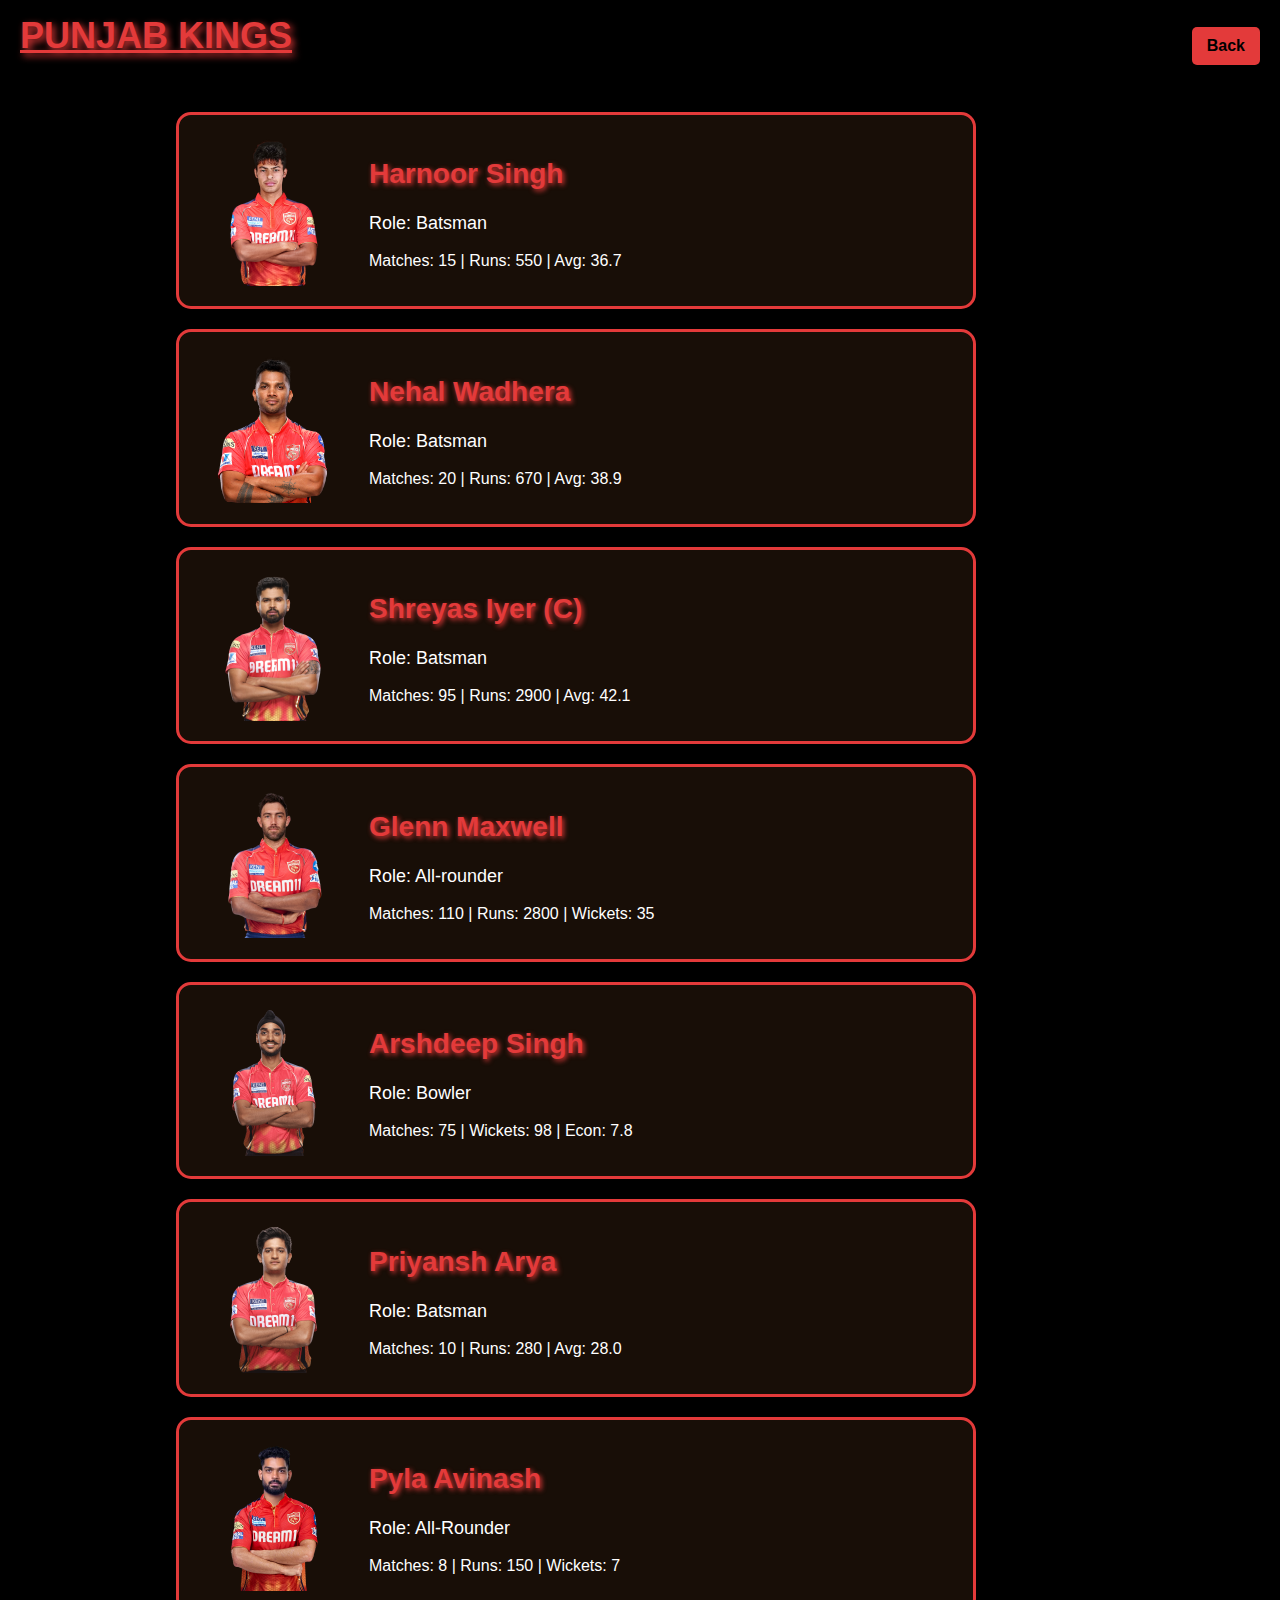
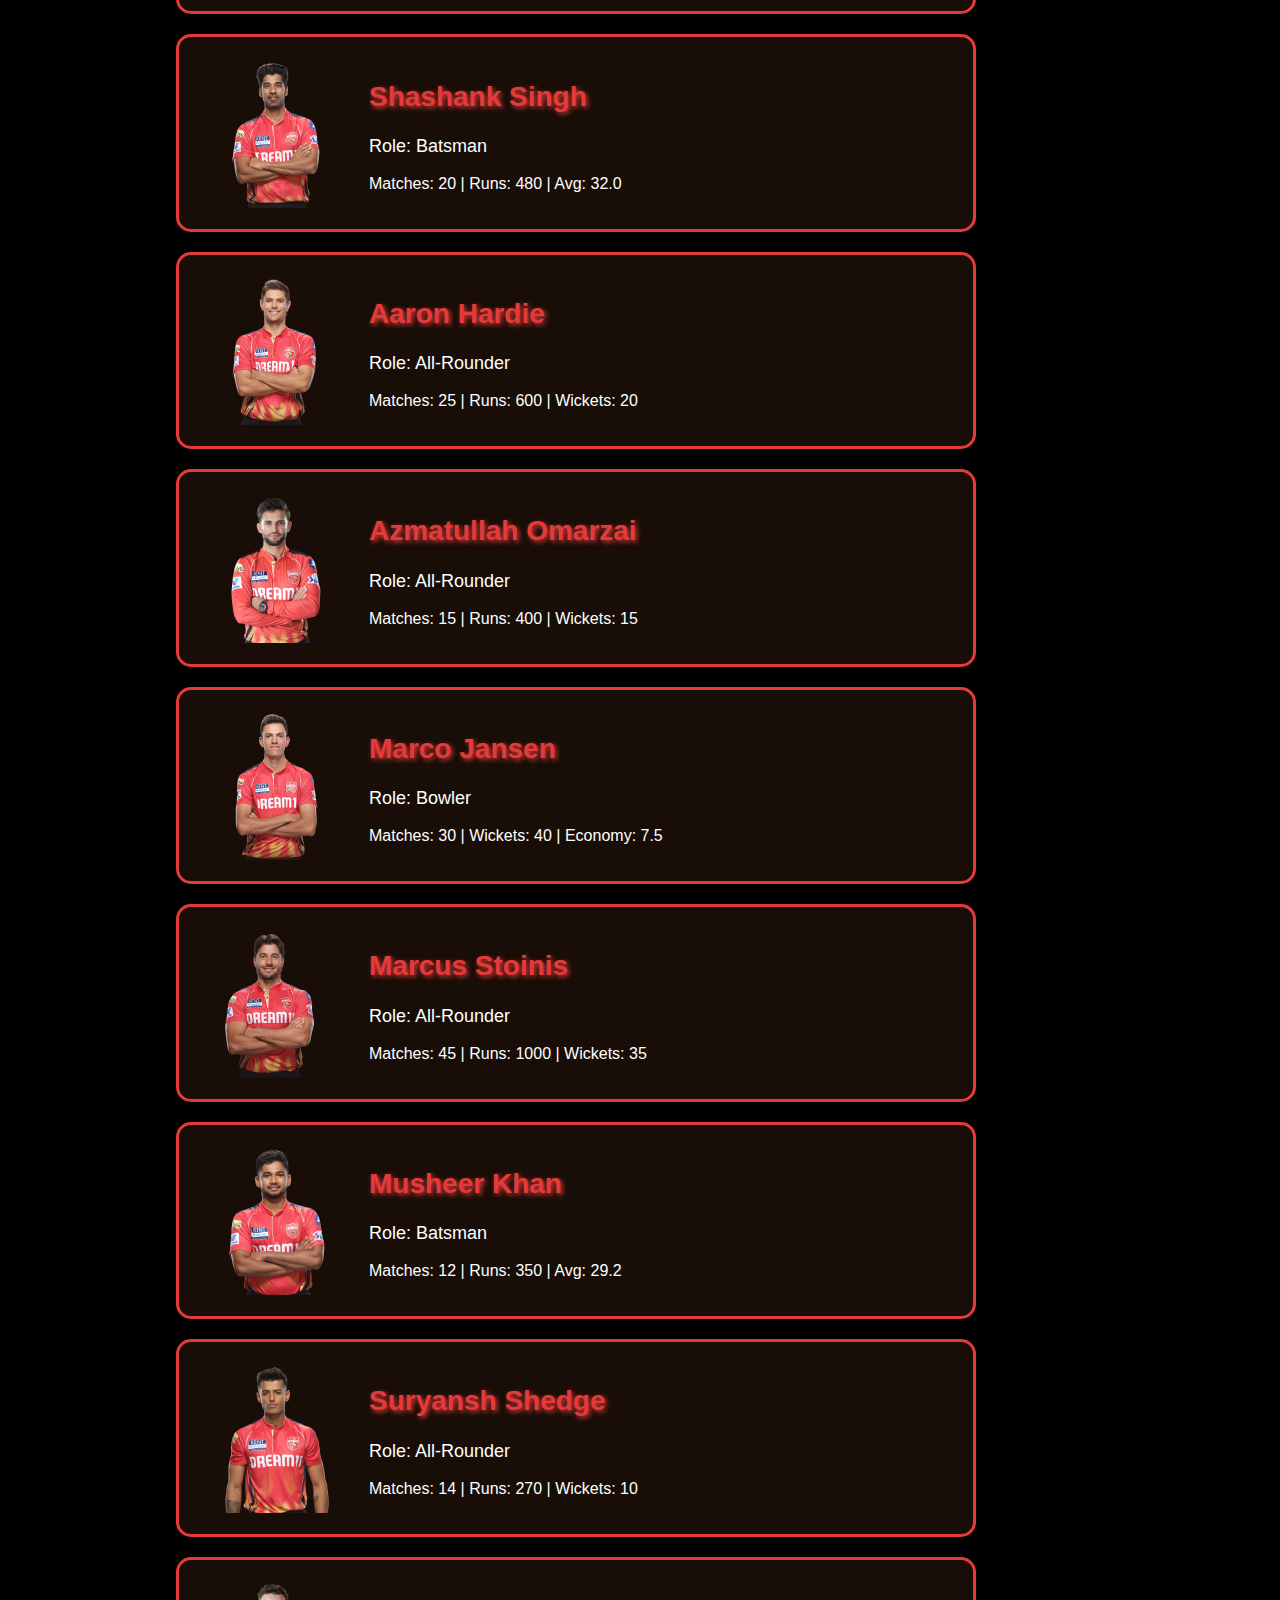
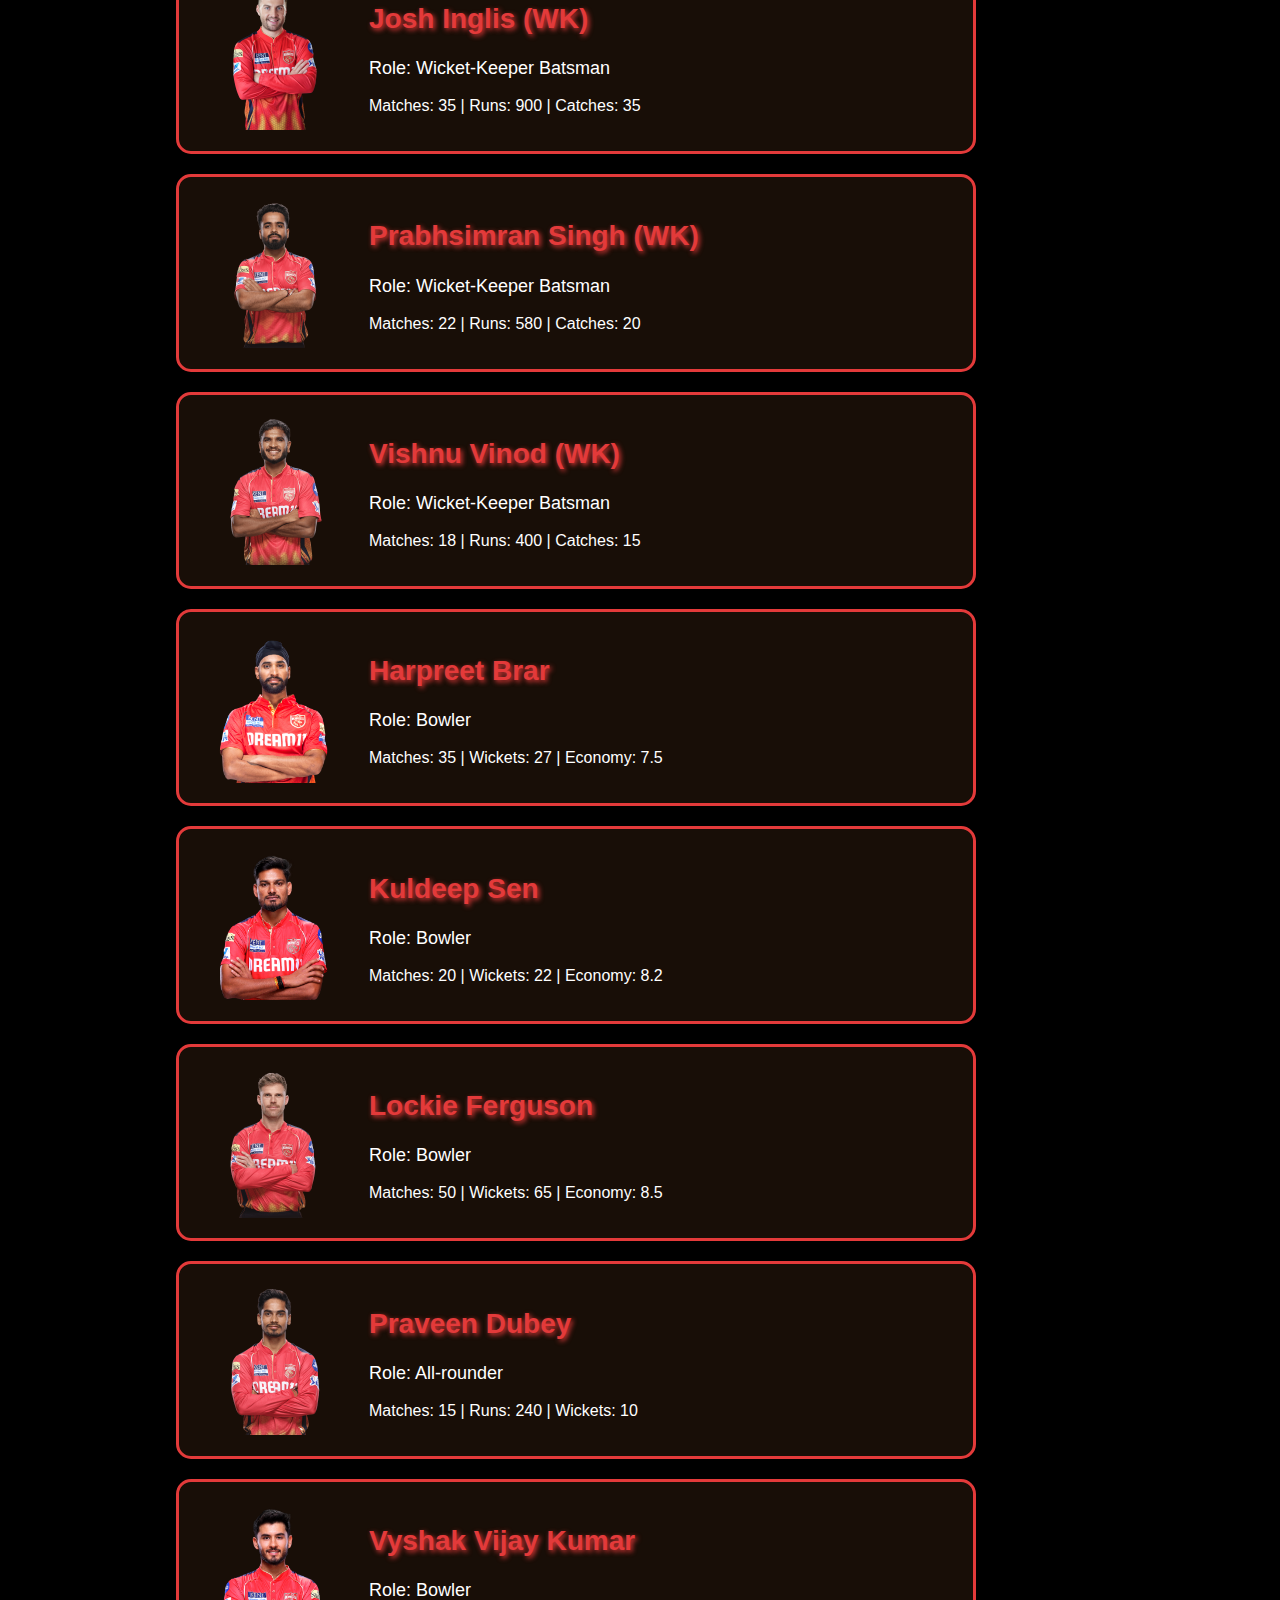
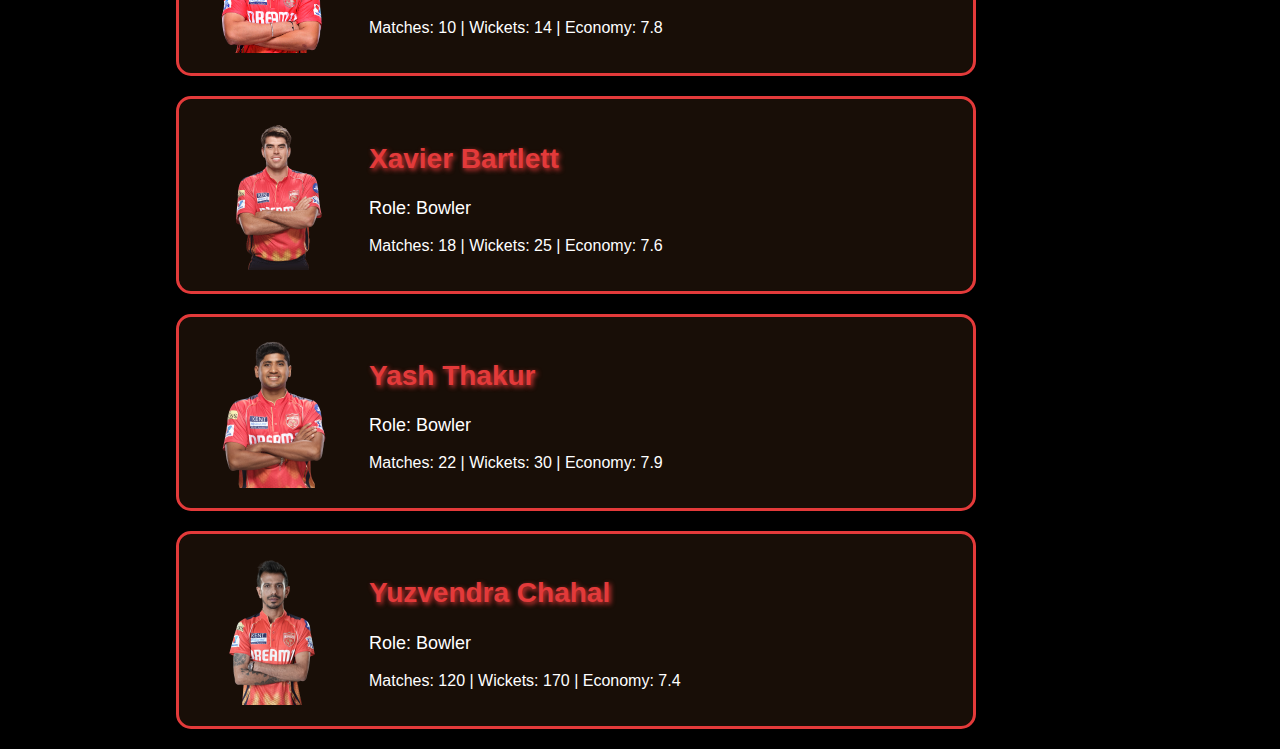
<file: pbks_index.html>
<!DOCTYPE html>
<html lang="en">
<head>
    <meta charset="UTF-8">
    <meta name="viewport" content="width=device-width, initial-scale=1.0">
    <title>PBKS Squad - IPL 2025</title>
    <link rel="stylesheet" href="pbks_style.css">
</head>
<body>
    <header>
        <div class="team-title"><u>PUNJAB KINGS</u></div>
        <a href="index.html" class="home-button">Back</a>
    </header>
    <div class="squad-container">
        <div class="player-card">
            <img src="harnoor_singh.png" alt="Harnoor Singh" class="player-image">
            <div class="player-info">
                <h2 class="player-name">Harnoor Singh</h2>
                <p class="player-role">Role: Batsman</p>
                <p class="player-stats">Matches: 15 | Runs: 550 | Avg: 36.7</p>
            </div>
        </div>

        <div class="player-card">
            <img src="nehal_wadhera.png" alt="Nehal Wadhera" class="player-image">
            <div class="player-info">
                <h2 class="player-name">Nehal Wadhera</h2>
                <p class="player-role">Role: Batsman</p>
                <p class="player-stats">Matches: 20 | Runs: 670 | Avg: 38.9</p>
            </div>
        </div>
        
        <div class="player-card">
            <img src="shreyas_iyer.png" alt="Shreyas Iyer" class="player-image">
            <div class="player-info">
                <h2 class="player-name">Shreyas Iyer (C)</h2>
                <p class="player-role">Role: Batsman</p>
                <p class="player-stats">Matches: 95 | Runs: 2900 | Avg: 42.1</p>
            </div>
        </div>
        
        <div class="player-card">
            <img src="glenn_maxwell.png" alt="Glenn Maxwell" class="player-image">
            <div class="player-info">
                <h2 class="player-name">Glenn Maxwell</h2>
                <p class="player-role">Role: All-rounder</p>
                <p class="player-stats">Matches: 110 | Runs: 2800 | Wickets: 35</p>
            </div>
        </div>
        
        <div class="player-card">
            <img src="arshdeep_singh.png" alt="Arshdeep Singh" class="player-image">
            <div class="player-info">
                <h2 class="player-name">Arshdeep Singh</h2>
                <p class="player-role">Role: Bowler</p>
                <p class="player-stats">Matches: 75 | Wickets: 98 | Econ: 7.8</p>
            </div>
        </div>

        <div class="player-card">
            <img src="priyansh_arya.png" alt="Priyansh Arya" class="player-image">
            <div class="player-info">
                <h2 class="player-name">Priyansh Arya</h2>
                <p class="player-role">Role: Batsman</p>
                <p class="player-stats">Matches: 10 | Runs: 280 | Avg: 28.0</p>
            </div>
        </div>
        
        <div class="player-card">
            <img src="pyla_avinash.png" alt="Pyla Avinash" class="player-image">
            <div class="player-info">
                <h2 class="player-name">Pyla Avinash</h2>
                <p class="player-role">Role: All-Rounder</p>
                <p class="player-stats">Matches: 8 | Runs: 150 | Wickets: 7</p>
            </div>
        </div>
        
        <div class="player-card">
            <img src="shashank_singh.png" alt="Shashank Singh" class="player-image">
            <div class="player-info">
                <h2 class="player-name">Shashank Singh</h2>
                <p class="player-role">Role: Batsman</p>
                <p class="player-stats">Matches: 20 | Runs: 480 | Avg: 32.0</p>
            </div>
        </div>
        
        <div class="player-card">
            <img src="aaron_hardie.png" alt="Aaron Hardie" class="player-image">
            <div class="player-info">
                <h2 class="player-name">Aaron Hardie</h2>
                <p class="player-role">Role: All-Rounder</p>
                <p class="player-stats">Matches: 25 | Runs: 600 | Wickets: 20</p>
            </div>
        </div>
        
        <div class="player-card">
            <img src="azmatullah_omarzai.png" alt="Azmatullah Omarzai" class="player-image">
            <div class="player-info">
                <h2 class="player-name">Azmatullah Omarzai</h2>
                <p class="player-role">Role: All-Rounder</p>
                <p class="player-stats">Matches: 15 | Runs: 400 | Wickets: 15</p>
            </div>
        </div>
        
        <div class="player-card">
            <img src="marco_jansen.png" alt="Marco Jansen" class="player-image">
            <div class="player-info">
                <h2 class="player-name">Marco Jansen</h2>
                <p class="player-role">Role: Bowler</p>
                <p class="player-stats">Matches: 30 | Wickets: 40 | Economy: 7.5</p>
            </div>
        </div>
        
        <div class="player-card">
            <img src="marcus_stoinis.png" alt="Marcus Stoinis" class="player-image">
            <div class="player-info">
                <h2 class="player-name">Marcus Stoinis</h2>
                <p class="player-role">Role: All-Rounder</p>
                <p class="player-stats">Matches: 45 | Runs: 1000 | Wickets: 35</p>
            </div>
        </div>
        
        <div class="player-card">
            <img src="musheer_khan.png" alt="Musheer Khan" class="player-image">
            <div class="player-info">
                <h2 class="player-name">Musheer Khan</h2>
                <p class="player-role">Role: Batsman</p>
                <p class="player-stats">Matches: 12 | Runs: 350 | Avg: 29.2</p>
            </div>
        </div>
        
        <div class="player-card">
            <img src="suryansh_shedge.png" alt="Suryansh Shedge" class="player-image">
            <div class="player-info">
                <h2 class="player-name">Suryansh Shedge</h2>
                <p class="player-role">Role: All-Rounder</p>
                <p class="player-stats">Matches: 14 | Runs: 270 | Wickets: 10</p>
            </div>
        </div>
        
        <div class="player-card">
            <img src="josh_inglis.png" alt="Josh Inglis" class="player-image">
            <div class="player-info">
                <h2 class="player-name">Josh Inglis (WK)</h2>
                <p class="player-role">Role: Wicket-Keeper Batsman</p>
                <p class="player-stats">Matches: 35 | Runs: 900 | Catches: 35</p>
            </div>
        </div>
        
        <div class="player-card">
            <img src="prabhsimran_singh.png" alt="Prabhsimran Singh" class="player-image">
            <div class="player-info">
                <h2 class="player-name">Prabhsimran Singh (WK)</h2>
                <p class="player-role">Role: Wicket-Keeper Batsman</p>
                <p class="player-stats">Matches: 22 | Runs: 580 | Catches: 20</p>
            </div>
        </div>
        
        <div class="player-card">
            <img src="vishnu_vinod.png" alt="Vishnu Vinod" class="player-image">
            <div class="player-info">
                <h2 class="player-name">Vishnu Vinod (WK)</h2>
                <p class="player-role">Role: Wicket-Keeper Batsman</p>
                <p class="player-stats">Matches: 18 | Runs: 400 | Catches: 15</p>
            </div>
        </div>
        

        <div class="player-card">
            <img src="harpreet_brar.png" alt="Harpreet Brar" class="player-image">
            <div class="player-info">
                <h2 class="player-name">Harpreet Brar</h2>
                <p class="player-role">Role: Bowler</p>
                <p class="player-stats">Matches: 35 | Wickets: 27 | Economy: 7.5</p>
            </div>
        </div>
        
        <div class="player-card">
            <img src="kuldeep_sen.png" alt="Kuldeep Sen" class="player-image">
            <div class="player-info">
                <h2 class="player-name">Kuldeep Sen</h2>
                <p class="player-role">Role: Bowler</p>
                <p class="player-stats">Matches: 20 | Wickets: 22 | Economy: 8.2</p>
            </div>
        </div>
        
        <div class="player-card">
            <img src="lockie_ferguson.png" alt="Lockie Ferguson" class="player-image">
            <div class="player-info">
                <h2 class="player-name">Lockie Ferguson</h2>
                <p class="player-role">Role: Bowler</p>
                <p class="player-stats">Matches: 50 | Wickets: 65 | Economy: 8.5</p>
            </div>
        </div>
        
        <div class="player-card">
            <img src="praveen_dubey.png" alt="Praveen Dubey" class="player-image">
            <div class="player-info">
                <h2 class="player-name">Praveen Dubey</h2>
                <p class="player-role">Role: All-rounder</p>
                <p class="player-stats">Matches: 15 | Runs: 240 | Wickets: 10</p>
            </div>
        </div>
        
        <div class="player-card">
            <img src="vyshak_vijay_kumar.png" alt="Vyshak Vijay Kumar" class="player-image">
            <div class="player-info">
                <h2 class="player-name">Vyshak Vijay Kumar</h2>
                <p class="player-role">Role: Bowler</p>
                <p class="player-stats">Matches: 10 | Wickets: 14 | Economy: 7.8</p>
            </div>
        </div>
        
        <div class="player-card">
            <img src="xavier_bartlett.png" alt="Xavier Bartlett" class="player-image">
            <div class="player-info">
                <h2 class="player-name">Xavier Bartlett</h2>
                <p class="player-role">Role: Bowler</p>
                <p class="player-stats">Matches: 18 | Wickets: 25 | Economy: 7.6</p>
            </div>
        </div>
        
        <div class="player-card">
            <img src="yash_thakur.png" alt="Yash Thakur" class="player-image">
            <div class="player-info">
                <h2 class="player-name">Yash Thakur</h2>
                <p class="player-role">Role: Bowler</p>
                <p class="player-stats">Matches: 22 | Wickets: 30 | Economy: 7.9</p>
            </div>
        </div>
        
        <div class="player-card">
            <img src="yuzvendra_chahal.png" alt="Yuzvendra Chahal" class="player-image">
            <div class="player-info">
                <h2 class="player-name">Yuzvendra Chahal</h2>
                <p class="player-role">Role: Bowler</p>
                <p class="player-stats">Matches: 120 | Wickets: 170 | Economy: 7.4</p>
            </div>
        </div>
        
    </div>
</bo
</file>
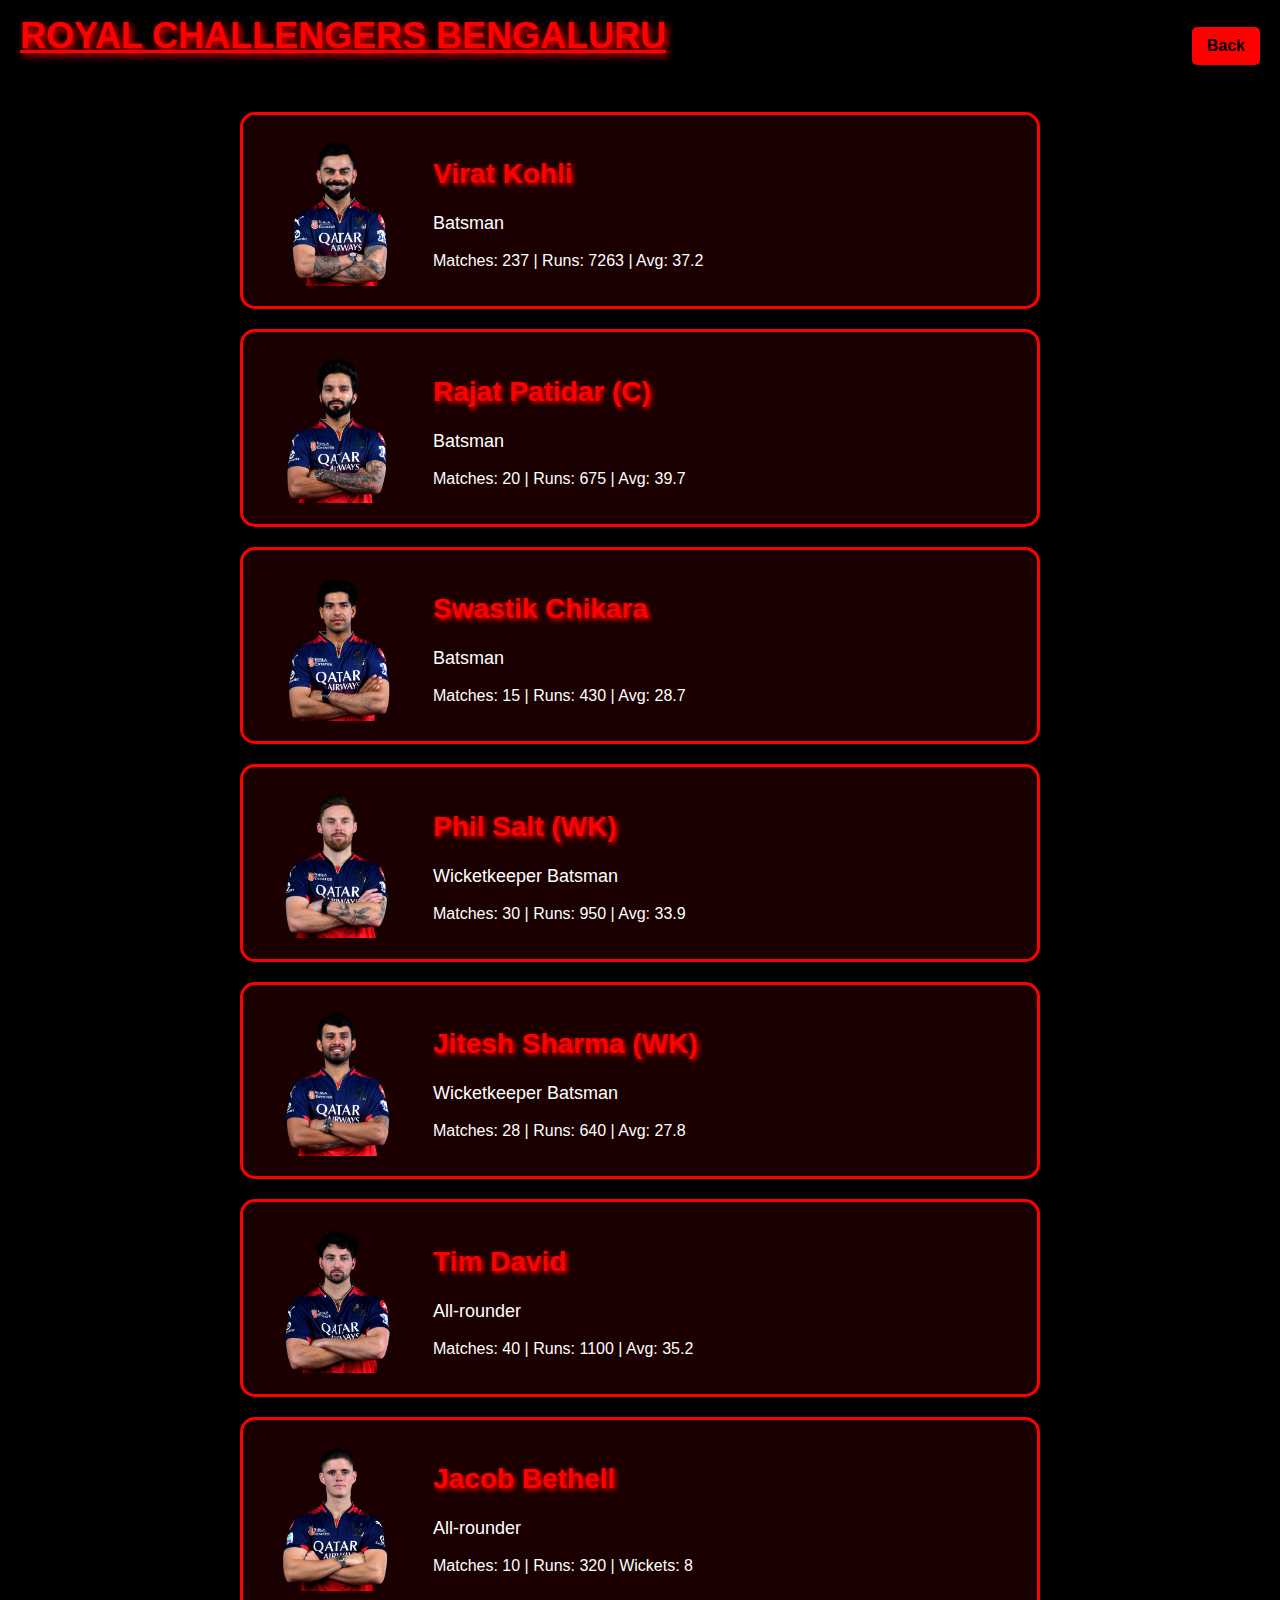
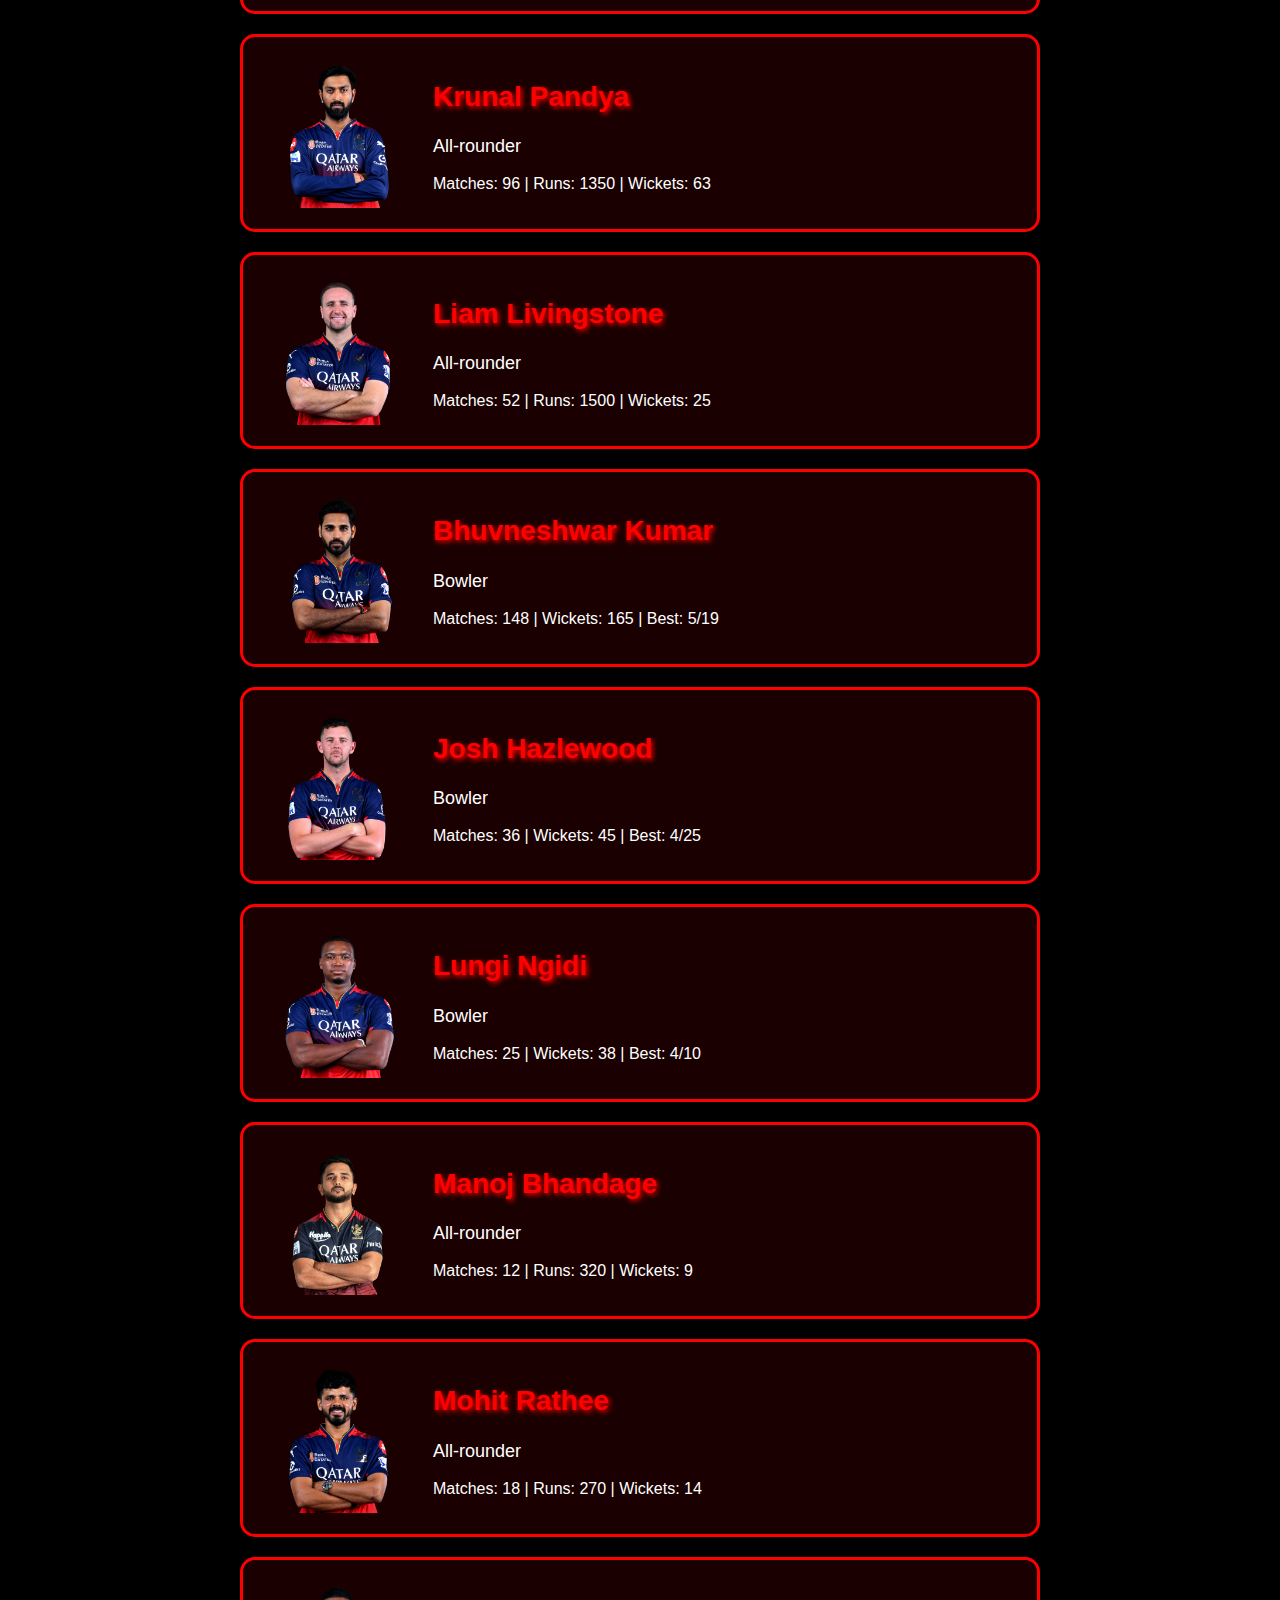
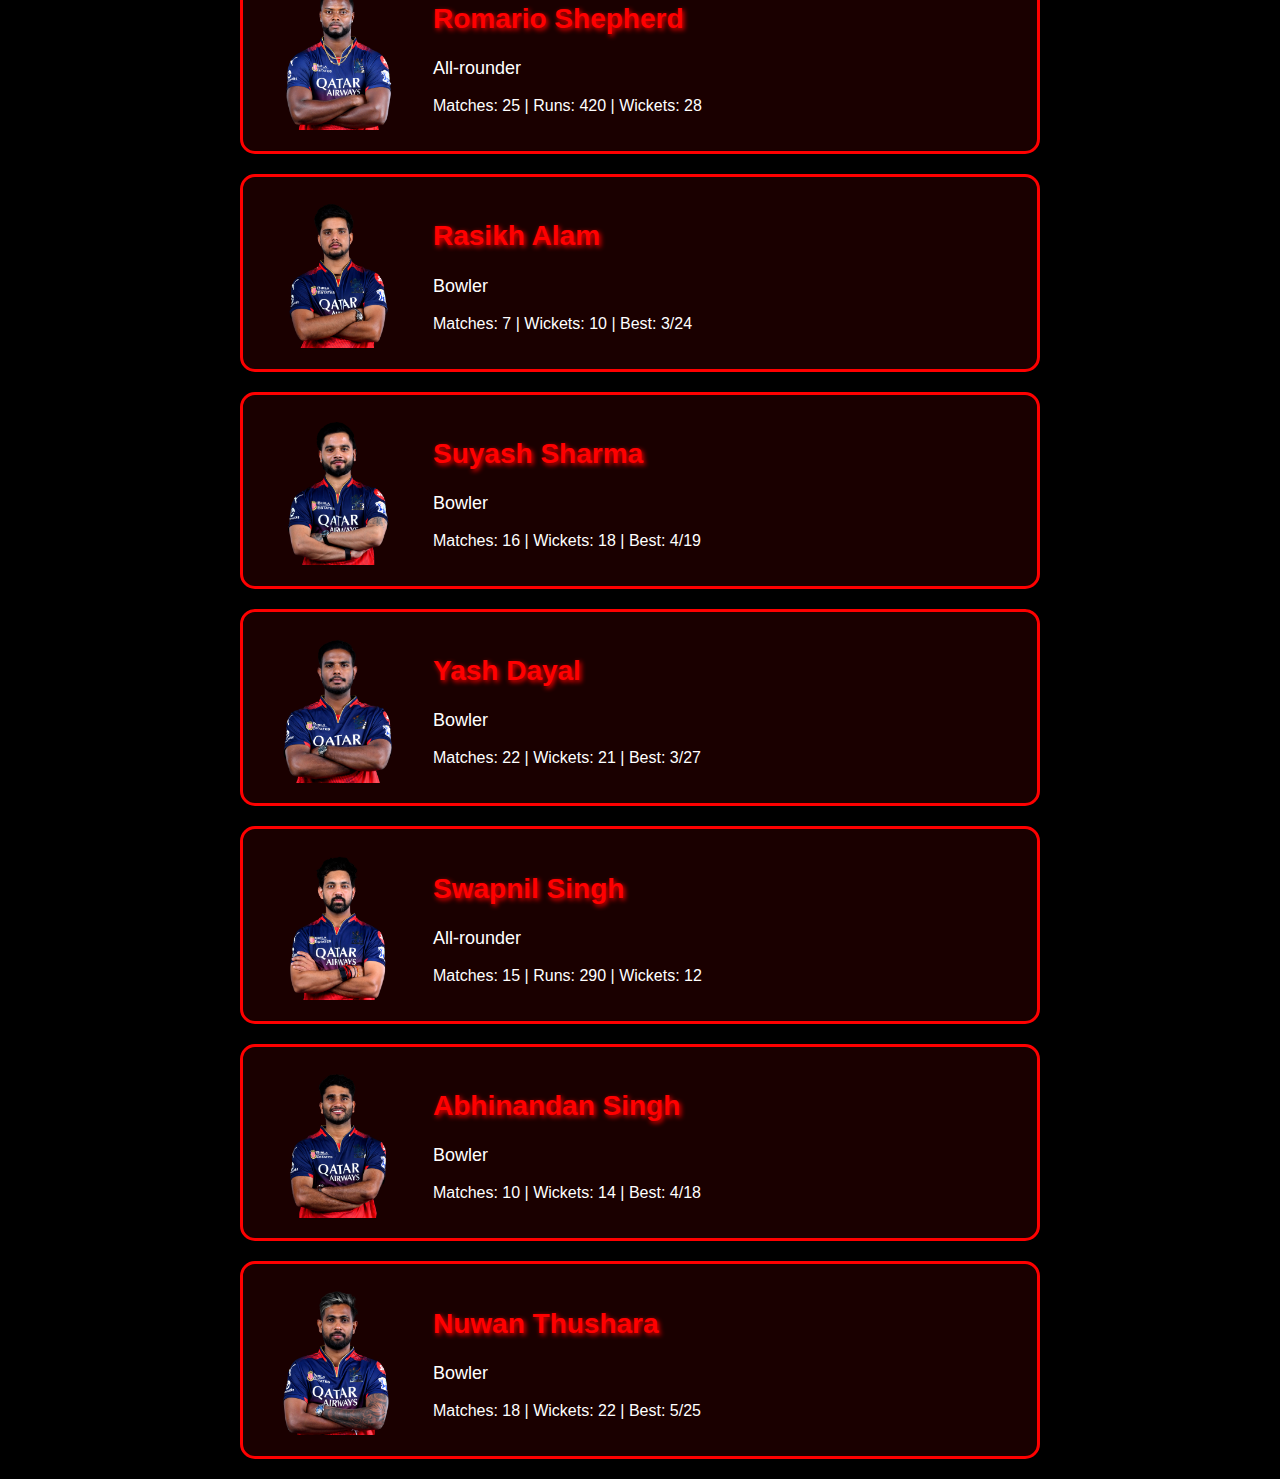
<file: rcb_index.html>
<!DOCTYPE html>
<html lang="en">
<head>
    <meta charset="UTF-8">
    <meta name="viewport" content="width=device-width, initial-scale=1.0">
    <title>RCB Squad - IPL 2025</title>
    <link rel="stylesheet" href="rcb_style.css">
</head>
<body>

    <header>
        <div class="team-title"><u>ROYAL CHALLENGERS BENGALURU</u></div>
        <a href="index.html" class="home-button">Back</a>
    </header>

    <div class="players-container">

        <div class="player-card">
            <img src="virat_kohli.png" alt="Virat Kohli" class="player-image">
            <div class="player-info">
                <h2 class="player-name">Virat Kohli</h2>
                <p class="player-role">Batsman</p>
                <p class="player-stats">Matches: 237 | Runs: 7263 | Avg: 37.2</p>
            </div>
        </div>

        <div class="player-card">
            <img src="rajat_patidar.png" alt="Rajat Patidar" class="player-image">
            <div class="player-info">
                <h2 class="player-name">Rajat Patidar (C)</h2>
                <p class="player-role">Batsman</p>
                <p class="player-stats">Matches: 20 | Runs: 675 | Avg: 39.7</p>
            </div>
        </div>

        <div class="player-card">
            <img src="swastik_chikara.png" alt="Swastik Chikara" class="player-image">
            <div class="player-info">
                <h2 class="player-name">Swastik Chikara</h2>
                <p class="player-role">Batsman</p>
                <p class="player-stats">Matches: 15 | Runs: 430 | Avg: 28.7</p>
            </div>
        </div>

        <div class="player-card">
            <img src="phil_salt.png" alt="Phil Salt" class="player-image">
            <div class="player-info">
                <h2 class="player-name">Phil Salt (WK)</h2>
                <p class="player-role">Wicketkeeper Batsman</p>
                <p class="player-stats">Matches: 30 | Runs: 950 | Avg: 33.9</p>
            </div>
        </div>

        <div class="player-card">
            <img src="jitesh_sharma.png" alt="Jitesh Sharma" class="player-image">
            <div class="player-info">
                <h2 class="player-name">Jitesh Sharma (WK)</h2>
                <p class="player-role">Wicketkeeper Batsman</p>
                <p class="player-stats">Matches: 28 | Runs: 640 | Avg: 27.8</p>
            </div>
        </div>

        <div class="player-card">
            <img src="tim_david.png" alt="Tim David" class="player-image">
            <div class="player-info">
                <h2 class="player-name">Tim David</h2>
                <p class="player-role">All-rounder</p>
                <p class="player-stats">Matches: 40 | Runs: 1100 | Avg: 35.2</p>
            </div>
        </div>

        <div class="player-card">
            <img src="jacob_bethell.png" alt="Jacob Bethell" class="player-image">
            <div class="player-info">
                <h2 class="player-name">Jacob Bethell</h2>
                <p class="player-role">All-rounder</p>
                <p class="player-stats">Matches: 10 | Runs: 320 | Wickets: 8</p>
            </div>
        </div>

        <div class="player-card">
            <img src="krunal_pandya.png" alt="Krunal Pandya" class="player-image">
            <div class="player-info">
                <h2 class="player-name">Krunal Pandya</h2>
                <p class="player-role">All-rounder</p>
                <p class="player-stats">Matches: 96 | Runs: 1350 | Wickets: 63</p>
            </div>
        </div>

        <div class="player-card">
            <img src="liam_livingstone.png" alt="Liam Livingstone" class="player-image">
            <div class="player-info">
                <h2 class="player-name">Liam Livingstone</h2>
                <p class="player-role">All-rounder</p>
                <p class="player-stats">Matches: 52 | Runs: 1500 | Wickets: 25</p>
            </div>
        </div>

        <div class="player-card">
            <img src="bhuvneshwar_kumar.png" alt="Bhuvneshwar Kumar" class="player-image">
            <div class="player-info">
                <h2 class="player-name">Bhuvneshwar Kumar</h2>
                <p class="player-role">Bowler</p>
                <p class="player-stats">Matches: 148 | Wickets: 165 | Best: 5/19</p>
            </div>
        </div>

        <div class="player-card">
            <img src="josh_hazlewood.png" alt="Josh Hazlewood" class="player-image">
            <div class="player-info">
                <h2 class="player-name">Josh Hazlewood</h2>
                <p class="player-role">Bowler</p>
                <p class="player-stats">Matches: 36 | Wickets: 45 | Best: 4/25</p>
            </div>
        </div>

        <div class="player-card">
            <img src="lungi_ngidi.png" alt="Lungi Ngidi" class="player-image">
            <div class="player-info">
                <h2 class="player-name">Lungi Ngidi</h2>
                <p class="player-role">Bowler</p>
                <p class="player-stats">Matches: 25 | Wickets: 38 | Best: 4/10</p>
            </div>
        </div>
        <div class="player-card">
            <img src="manoj_bhandage.png" alt="Manoj Bhandage" class="player-image">
            <div class="player-info">
                <h2 class="player-name">Manoj Bhandage</h2>
                <p class="player-role">All-rounder</p>
                <p class="player-stats">Matches: 12 | Runs: 320 | Wickets: 9</p>
            </div>
        </div>

        <div class="player-card">
            <img src="mohit_rathee.png" alt="Mohit Rathee" class="player-image">
            <div class="player-info">
                <h2 class="player-name">Mohit Rathee</h2>
                <p class="player-role">All-rounder</p>
                <p class="player-stats">Matches: 18 | Runs: 270 | Wickets: 14</p>
            </div>
        </div>

        <div class="player-card">
            <img src="romario_shepherd.png" alt="Romario Shepherd" class="player-image">
            <div class="player-info">
                <h2 class="player-name">Romario Shepherd</h2>
                <p class="player-role">All-rounder</p>
                <p class="player-stats">Matches: 25 | Runs: 420 | Wickets: 28</p>
            </div>
        </div>

        <div class="player-card">
            <img src="rasikh_salam.png" alt="Rasikh Alam" class="player-image">
            <div class="player-info">
                <h2 class="player-name">Rasikh Alam</h2>
                <p class="player-role">Bowler</p>
                <p class="player-stats">Matches: 7 | Wickets: 10 | Best: 3/24</p>
            </div>
        </div>

        <div class="player-card">
            <img src="suyash_sharma.png" alt="Suyash Sharma" class="player-image">
            <div class="player-info">
                <h2 class="player-name">Suyash Sharma</h2>
                <p class="player-role">Bowler</p>
                <p class="player-stats">Matches: 16 | Wickets: 18 | Best: 4/19</p>
            </div>
        </div>

        <div class="player-card">
            <img src="yash_dayal.png" alt="Yash Dayal" class="player-image">
            <div class="player-info">
                <h2 class="player-name">Yash Dayal</h2>
                <p class="player-role">Bowler</p>
                <p class="player-stats">Matches: 22 | Wickets: 21 | Best: 3/27</p>
            </div>
        </div>

        <div class="player-card">
            <img src="swapnil_singh.png" alt="Swapnil Singh" class="player-image">
            <div class="player-info">
                <h2 class="player-name">Swapnil Singh</h2>
                <p class="player-role">All-rounder</p>
                <p class="player-stats">Matches: 15 | Runs: 290 | Wickets: 12</p>
            </div>
        </div>
        
        <div class="player-card">
            <img src="abhinandan_singh.png" alt="Abhinandan Singh" class="player-image">
            <div class="player-info">
                <h2 class="player-name">Abhinandan Singh</h2>
                <p class="player-role">Bowler</p>
                <p class="player-stats">Matches: 10 | Wickets: 14 | Best: 4/18</p>
            </div>
        </div>
        
        <div class="player-card">
            <img src="nuwan_thushara.png" alt="Nuwan Thushara" class="player-image">
            <div class="player-info">
                <h2 class="player-name">Nuwan Thushara</h2>
                <p class="player-role">Bowler</p>
                <p class="player-stats">Matches: 18 | Wickets: 22 | Best: 5/25</p>
            </div>
        </div>
        

    </div>

</body>
</html>
</file>
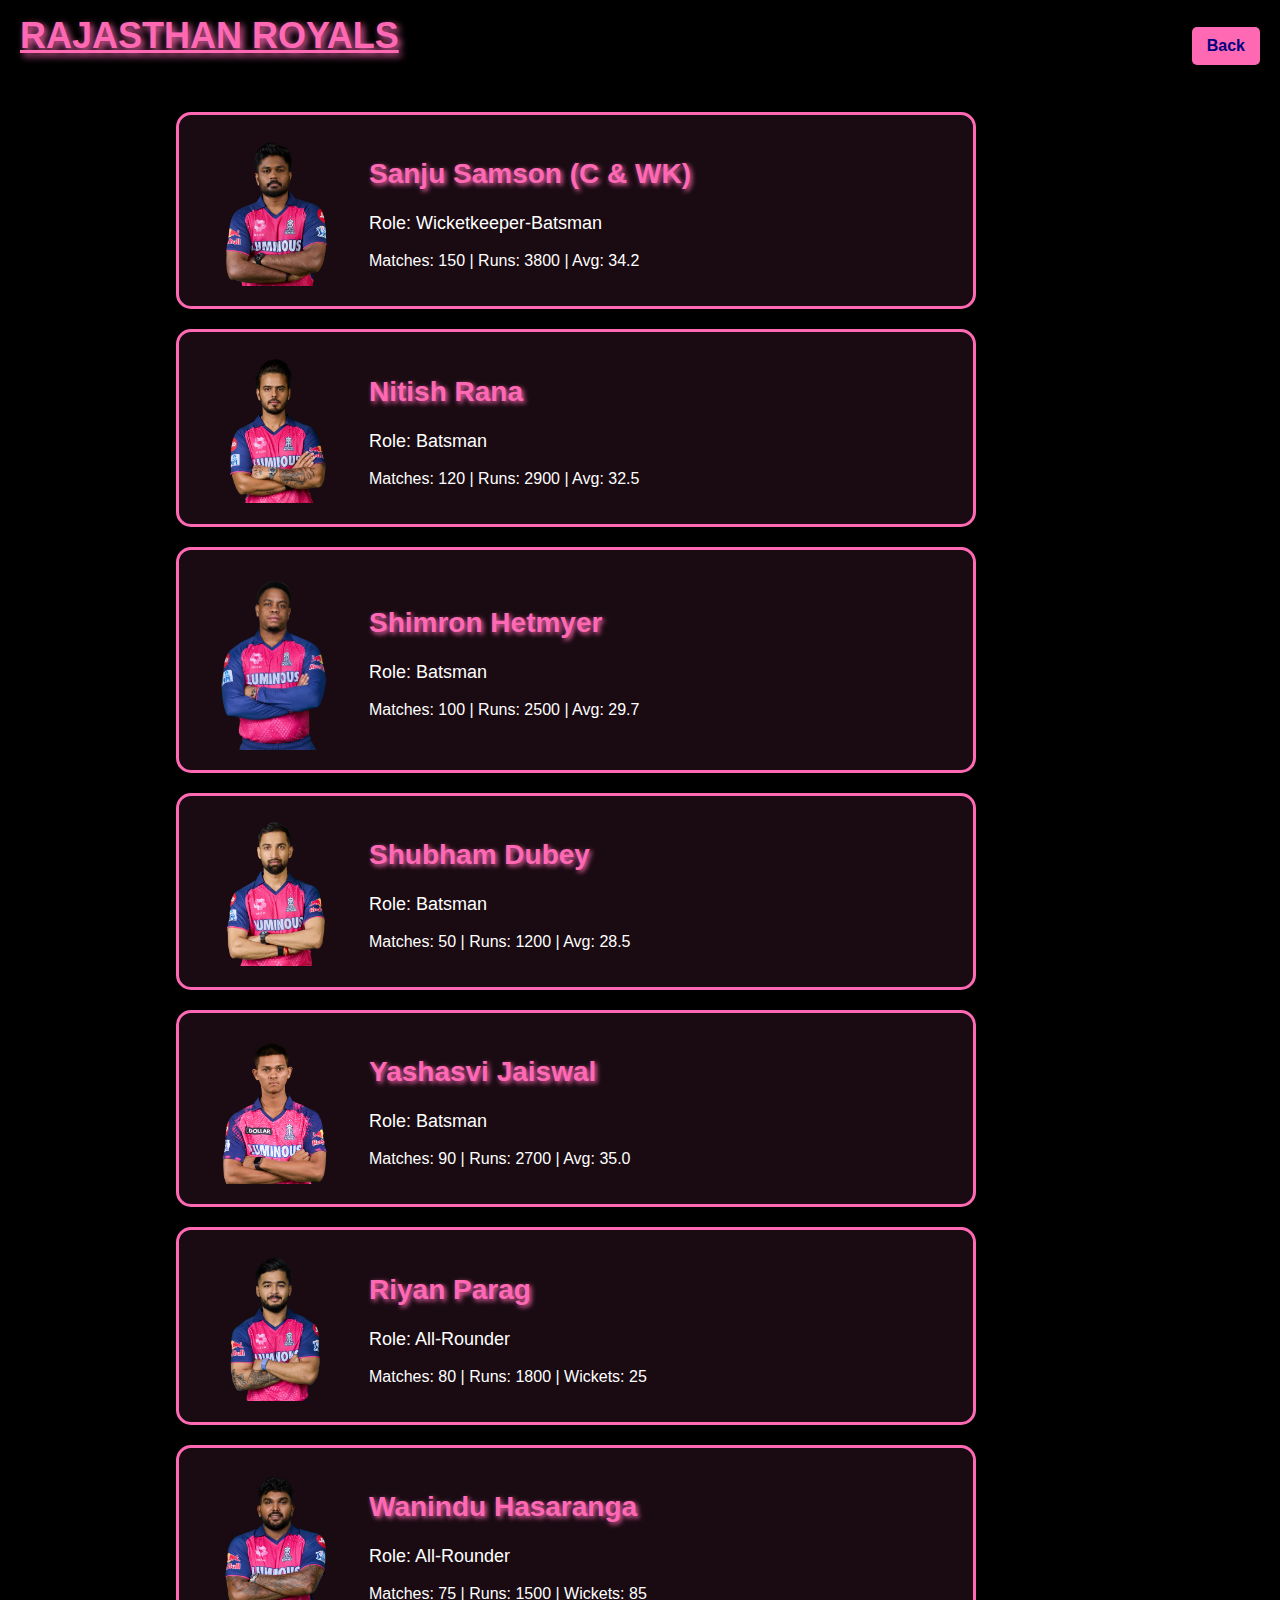
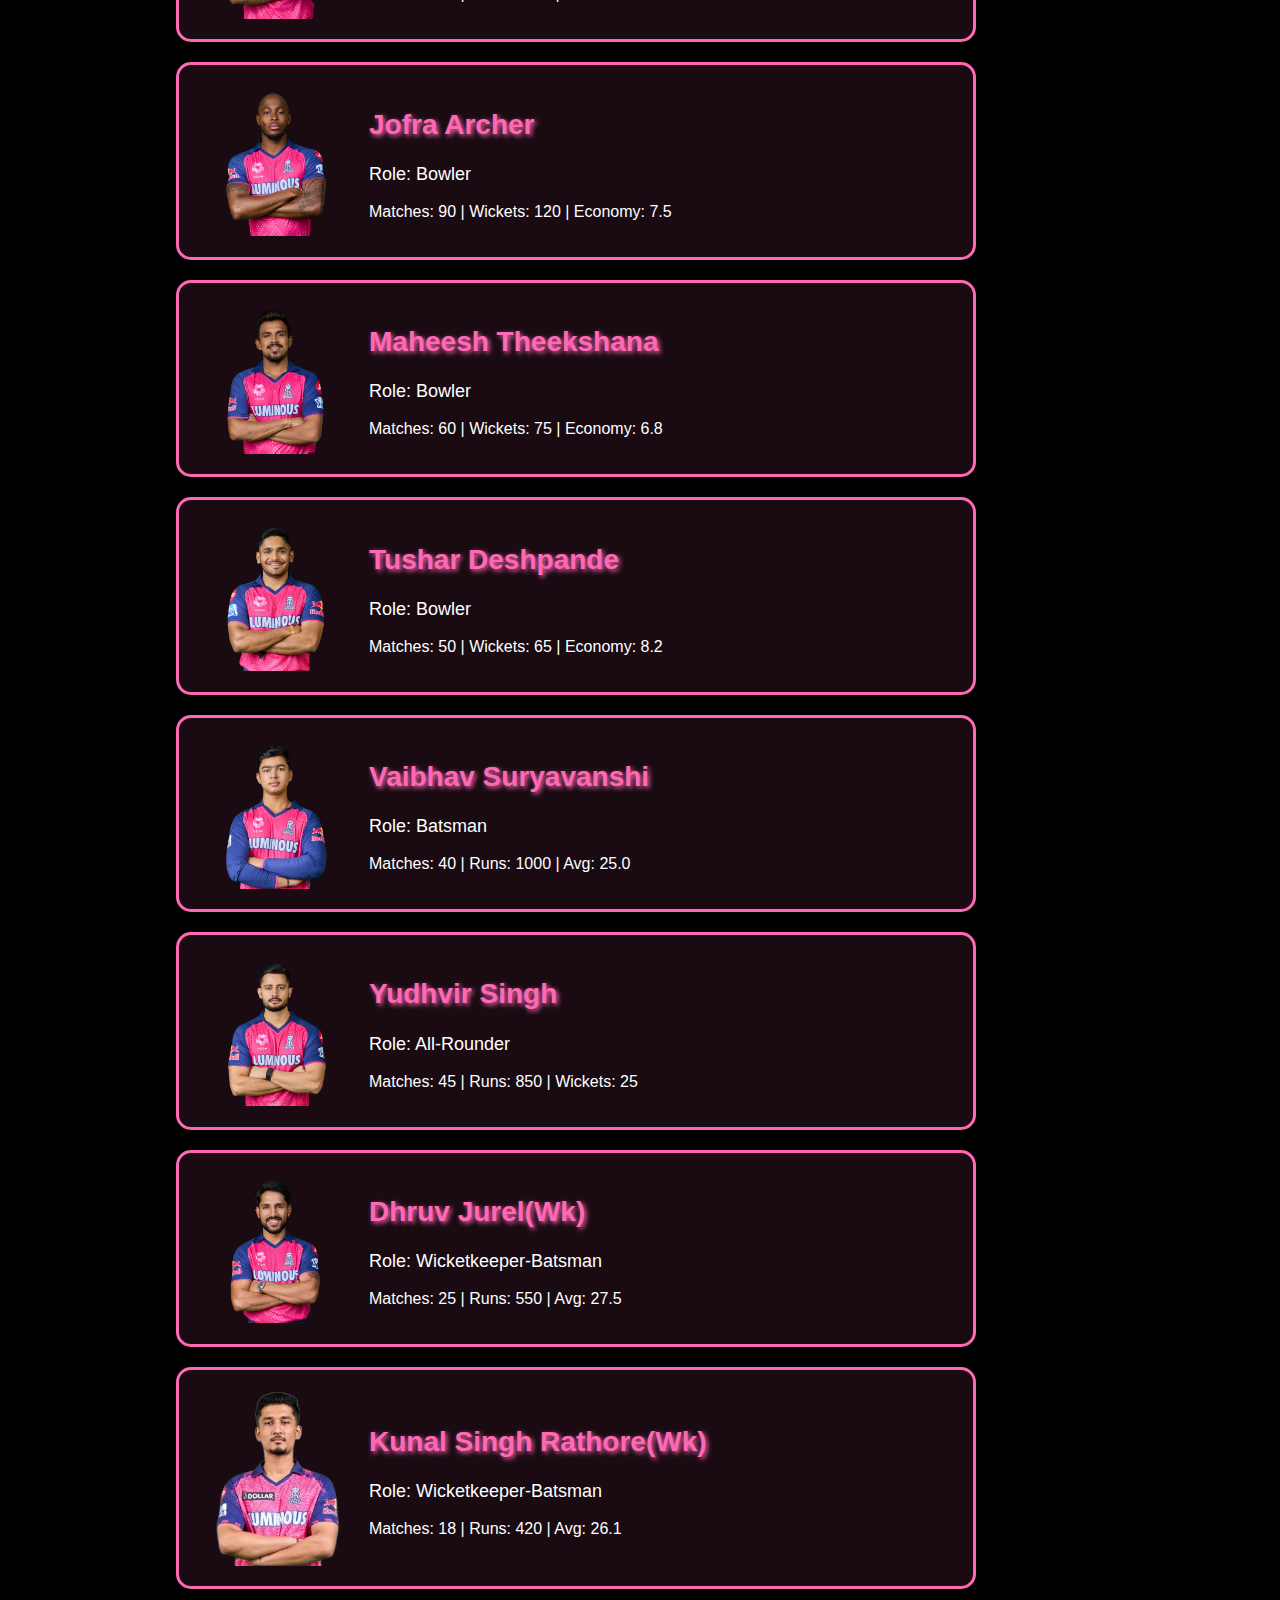
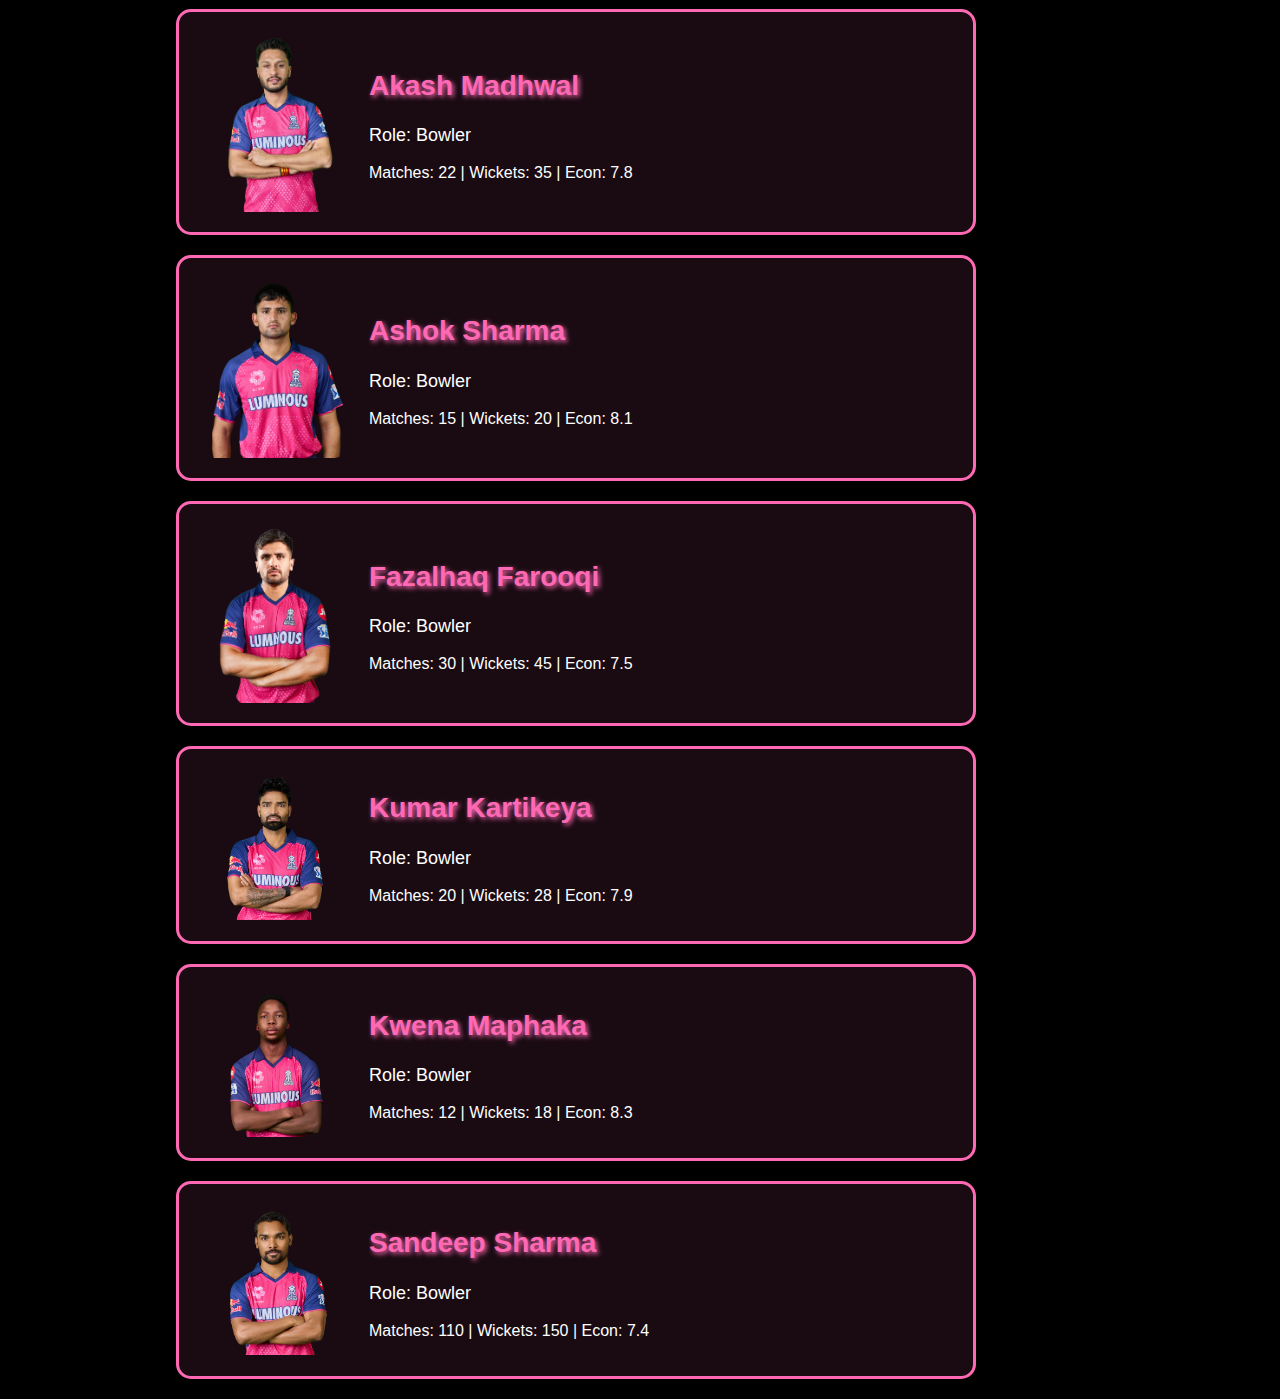
<file: rr_index.html>
<!DOCTYPE html>
<html lang="en">

<head>
    <meta charset="UTF-8">
    <meta name="viewport" content="width=device-width, initial-scale=1.0">
    <title>RR Squad - IPL 2025</title>
    <link rel="stylesheet" href="rr_style.css">
</head>

<body class="hotpink-theme">
    <header>
        <div class="team-title"><u>RAJASTHAN ROYALS</u></div>
        <a href="index.html" class="home-button">Back</a>
    </header>
    <div class="players-container">
        <div class="player-card">
            <img src="sanju_samson.png" alt="Sanju Samson" class="player-image">
            <div class="player-info">
                <h2 class="player-name">Sanju Samson (C & WK)</h2>
                <p class="player-role">Role: Wicketkeeper-Batsman</p>
                <p class="player-stats">Matches: 150 | Runs: 3800 | Avg: 34.2</p>
            </div>
        </div>
        <div class="player-card">
            <img src="nitish_rana.png" alt="Nitish Rana" class="player-image">
            <div class="player-info">
                <h2 class="player-name">Nitish Rana</h2>
                <p class="player-role">Role: Batsman</p>
                <p class="player-stats">Matches: 120 | Runs: 2900 | Avg: 32.5</p>
            </div>
        </div>
        <div class="player-card">
            <img src="shimron_hetmyer.png" alt="Shimron Hetmyer" class="player-image">
            <div class="player-info">
                <h2 class="player-name">Shimron Hetmyer</h2>
                <p class="player-role">Role: Batsman</p>
                <p class="player-stats">Matches: 100 | Runs: 2500 | Avg: 29.7</p>
            </div>
        </div>
        <div class="player-card">
            <img src="shubham_dubey.png" alt="Shubham Dubey" class="player-image">
            <div class="player-info">
                <h2 class="player-name">Shubham Dubey</h2>
                <p class="player-role">Role: Batsman</p>
                <p class="player-stats">Matches: 50 | Runs: 1200 | Avg: 28.5</p>
            </div>
        </div>
        <div class="player-card">
            <img src="yashasvi_jaiswal.png" alt="Yashasvi Jaiswal" class="player-image">
            <div class="player-info">
                <h2 class="player-name">Yashasvi Jaiswal</h2>
                <p class="player-role">Role: Batsman</p>
                <p class="player-stats">Matches: 90 | Runs: 2700 | Avg: 35.0</p>
            </div>
        </div>
        <div class="player-card">
            <img src="riyan_parag.png" alt="Riyan Parag" class="player-image">
            <div class="player-info">
                <h2 class="player-name">Riyan Parag</h2>
                <p class="player-role">Role: All-Rounder</p>
                <p class="player-stats">Matches: 80 | Runs: 1800 | Wickets: 25</p>
            </div>
        </div>
        <div class="player-card">
            <img src="wanindu_hasaranga.png" alt="Wanindu Hasaranga" class="player-image">
            <div class="player-info">
                <h2 class="player-name">Wanindu Hasaranga</h2>
                <p class="player-role">Role: All-Rounder</p>
                <p class="player-stats">Matches: 75 | Runs: 1500 | Wickets: 85</p>
            </div>
        </div>
        <div class="player-card">
            <img src="jofra_archer.png" alt="Jofra Archer" class="player-image">
            <div class="player-info">
                <h2 class="player-name">Jofra Archer</h2>
                <p class="player-role">Role: Bowler</p>
                <p class="player-stats">Matches: 90 | Wickets: 120 | Economy: 7.5</p>
            </div>
        </div>
        <div class="player-card">
            <img src="maheesh_theekshana.png" alt="Maheesh Theekshana" class="player-image">
            <div class="player-info">
                <h2 class="player-name">Maheesh Theekshana</h2>
                <p class="player-role">Role: Bowler</p>
                <p class="player-stats">Matches: 60 | Wickets: 75 | Economy: 6.8</p>
            </div>
        </div>
        <div class="player-card">
            <img src="tushar_deshpande.png" alt="Tushar Deshpande" class="player-image">
            <div class="player-info">
                <h2 class="player-name">Tushar Deshpande</h2>
                <p class="player-role">Role: Bowler</p>
                <p class="player-stats">Matches: 50 | Wickets: 65 | Economy: 8.2</p>
            </div>
        </div>
        <div class="player-card">
            <img src="vaibhav_suryavanshi.png" alt="Vaibhav Suryavanshi" class="player-image">
            <div class="player-info">
                <h2 class="player-name">Vaibhav Suryavanshi</h2>
                <p class="player-role">Role: Batsman</p>
                <p class="player-stats">Matches: 40 | Runs: 1000 | Avg: 25.0</p>
            </div>
        </div>
        <div class="player-card">
            <img src="yudhvir_singh.png" alt="Yudhvir Singh" class="player-image">
            <div class="player-info">
                <h2 class="player-name">Yudhvir Singh</h2>
                <p class="player-role">Role: All-Rounder</p>
                <p class="player-stats">Matches: 45 | Runs: 850 | Wickets: 25</p>
            </div>
        </div>
        <div class="player-card">
            <img src="dhruv_jurel.png" alt="Dhruv Jurel" class="player-image">
            <div class="player-info">
                <h2 class="player-name">Dhruv Jurel(Wk)</h2>
                <p class="player-role">Role: Wicketkeeper-Batsman</p>
                <p class="player-stats">Matches: 25 | Runs: 550 | Avg: 27.5</p>
            </div>
        </div>
        <div class="player-card">
            <img src="kunal_singh_rathore.png" alt="Kunal Singh Rathore" class="player-image">
            <div class="player-info">
                <h2 class="player-name">Kunal Singh Rathore(Wk)</h2>
                <p class="player-role">Role: Wicketkeeper-Batsman</p>
                <p class="player-stats">Matches: 18 | Runs: 420 | Avg: 26.1</p>
            </div>
        </div>
        <div class="player-card">
            <img src="akash_madhwal.png" alt="Akash Madhwal" class="player-image">
            <div class="player-info">
                <h2 class="player-name">Akash Madhwal</h2>
                <p class="player-role">Role: Bowler</p>
                <p class="player-stats">Matches: 22 | Wickets: 35 | Econ: 7.8</p>
            </div>
        </div>
        <div class="player-card">
            <img src="ashok_sharma.png" alt="Ashok Sharma" class="player-image">
            <div class="player-info">
                <h2 class="player-name">Ashok Sharma</h2>
                <p class="player-role">Role: Bowler</p>
                <p class="player-stats">Matches: 15 | Wickets: 20 | Econ: 8.1</p>
            </div>
        </div>
        <div class="player-card">
            <img src="fazalhaq_farooqi.png" alt="Fazalhaq Farooqi" class="player-image">
            <div class="player-info">
                <h2 class="player-name">Fazalhaq Farooqi</h2>
                <p class="player-role">Role: Bowler</p>
                <p class="player-stats">Matches: 30 | Wickets: 45 | Econ: 7.5</p>
            </div>
        </div>
        <div class="player-card">
            <img src="kumar_kartikeya.png" alt="Kumar Kartikeya" class="player-image">
            <div class="player-info">
                <h2 class="player-name">Kumar Kartikeya</h2>
                <p class="player-role">Role: Bowler</p>
                <p class="player-stats">Matches: 20 | Wickets: 28 | Econ: 7.9</p>
            </div>
        </div>
        <div class="player-card">
            <img src="kwena_maphaka.png" alt="Kwena Maphaka" class="player-image">
            <div class="player-info">
                <h2 class="player-name">Kwena Maphaka</h2>
                <p class="player-role">Role: Bowler</p>
                <p class="player-stats">Matches: 12 | Wickets: 18 | Econ: 8.3</p>
            </div>
        </div>
        <div class="player-card">
            <img src="sandeep_sharma.png" alt="Sandeep Sharma" class="player-image">
            <div class="player-info">
                <h2 class="player-name">Sandeep Sharma</h2>
                <p class="player-role">Role: Bowler</p>
                <p class="player-stats">Matches: 110 | Wickets: 150 | Econ: 7.4</p>
            </div>
        </div>
    </div>
    </div>
</body>

</html>
</file>
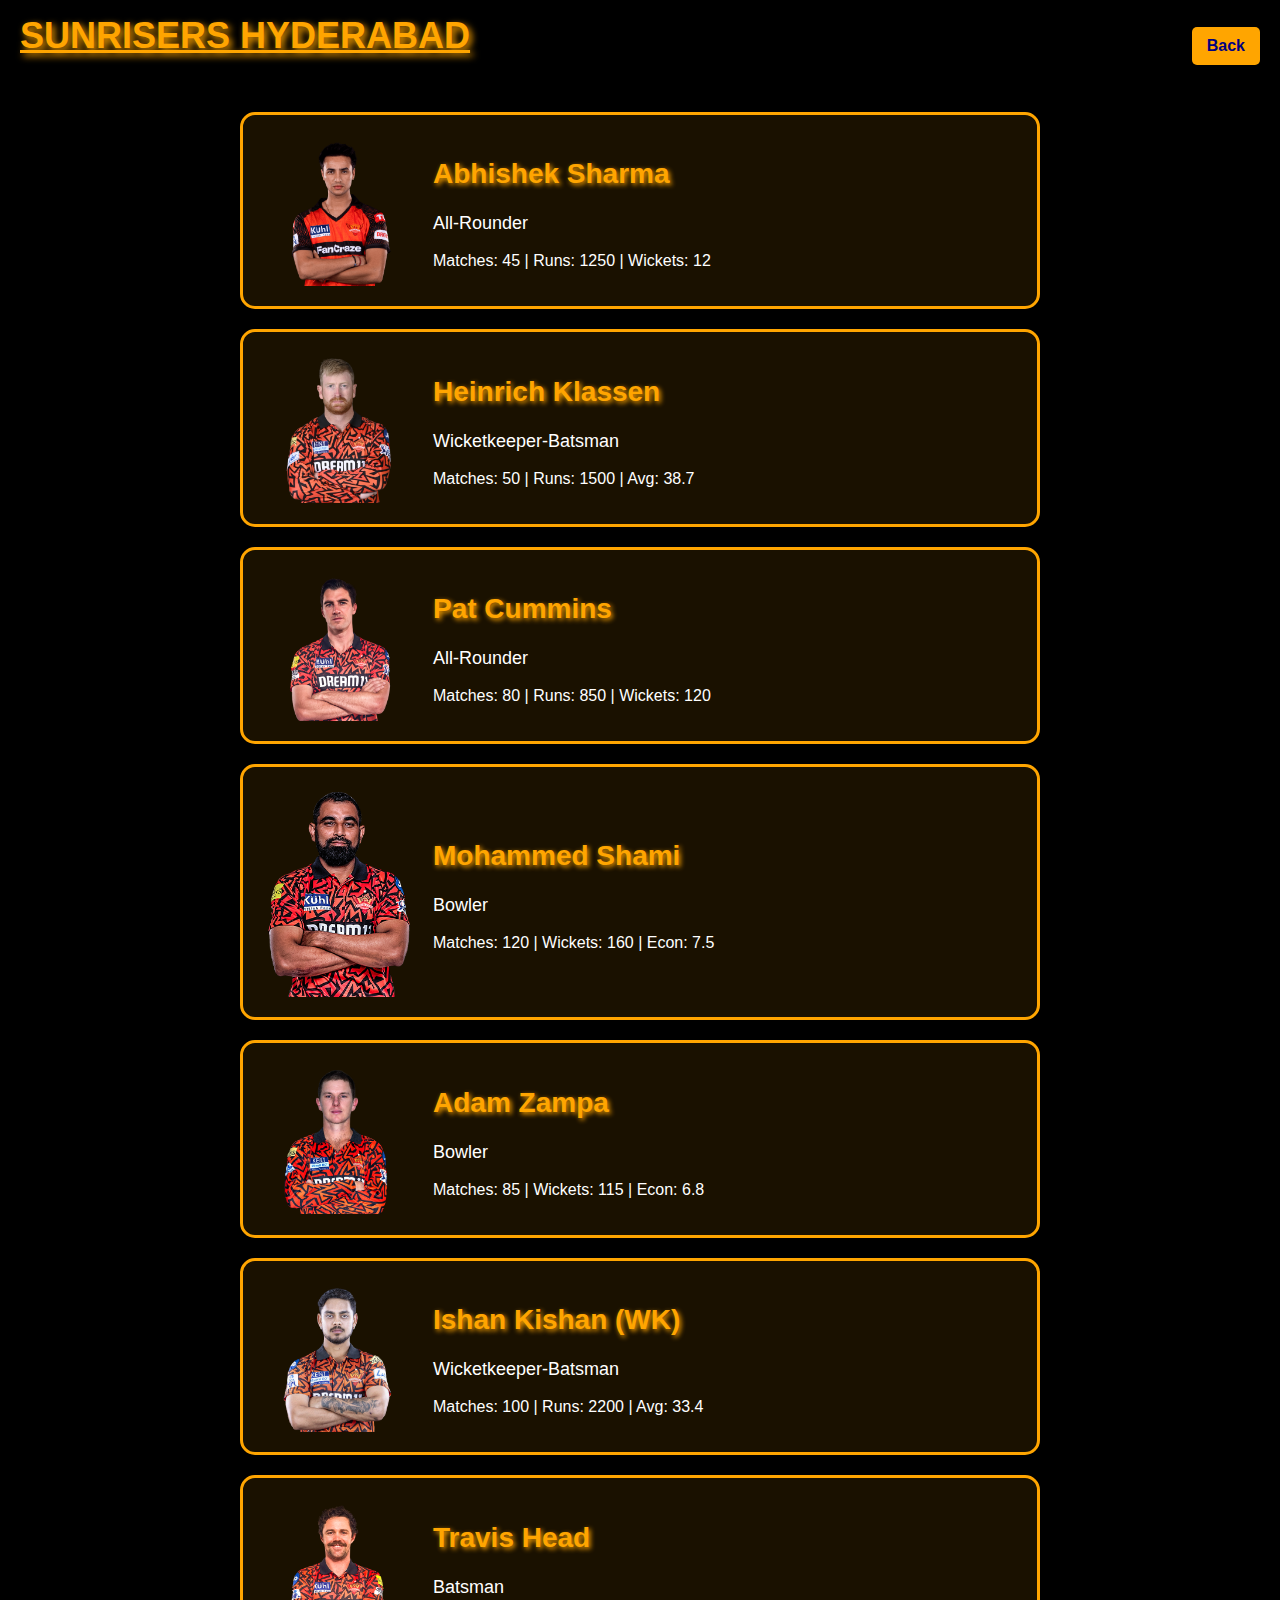
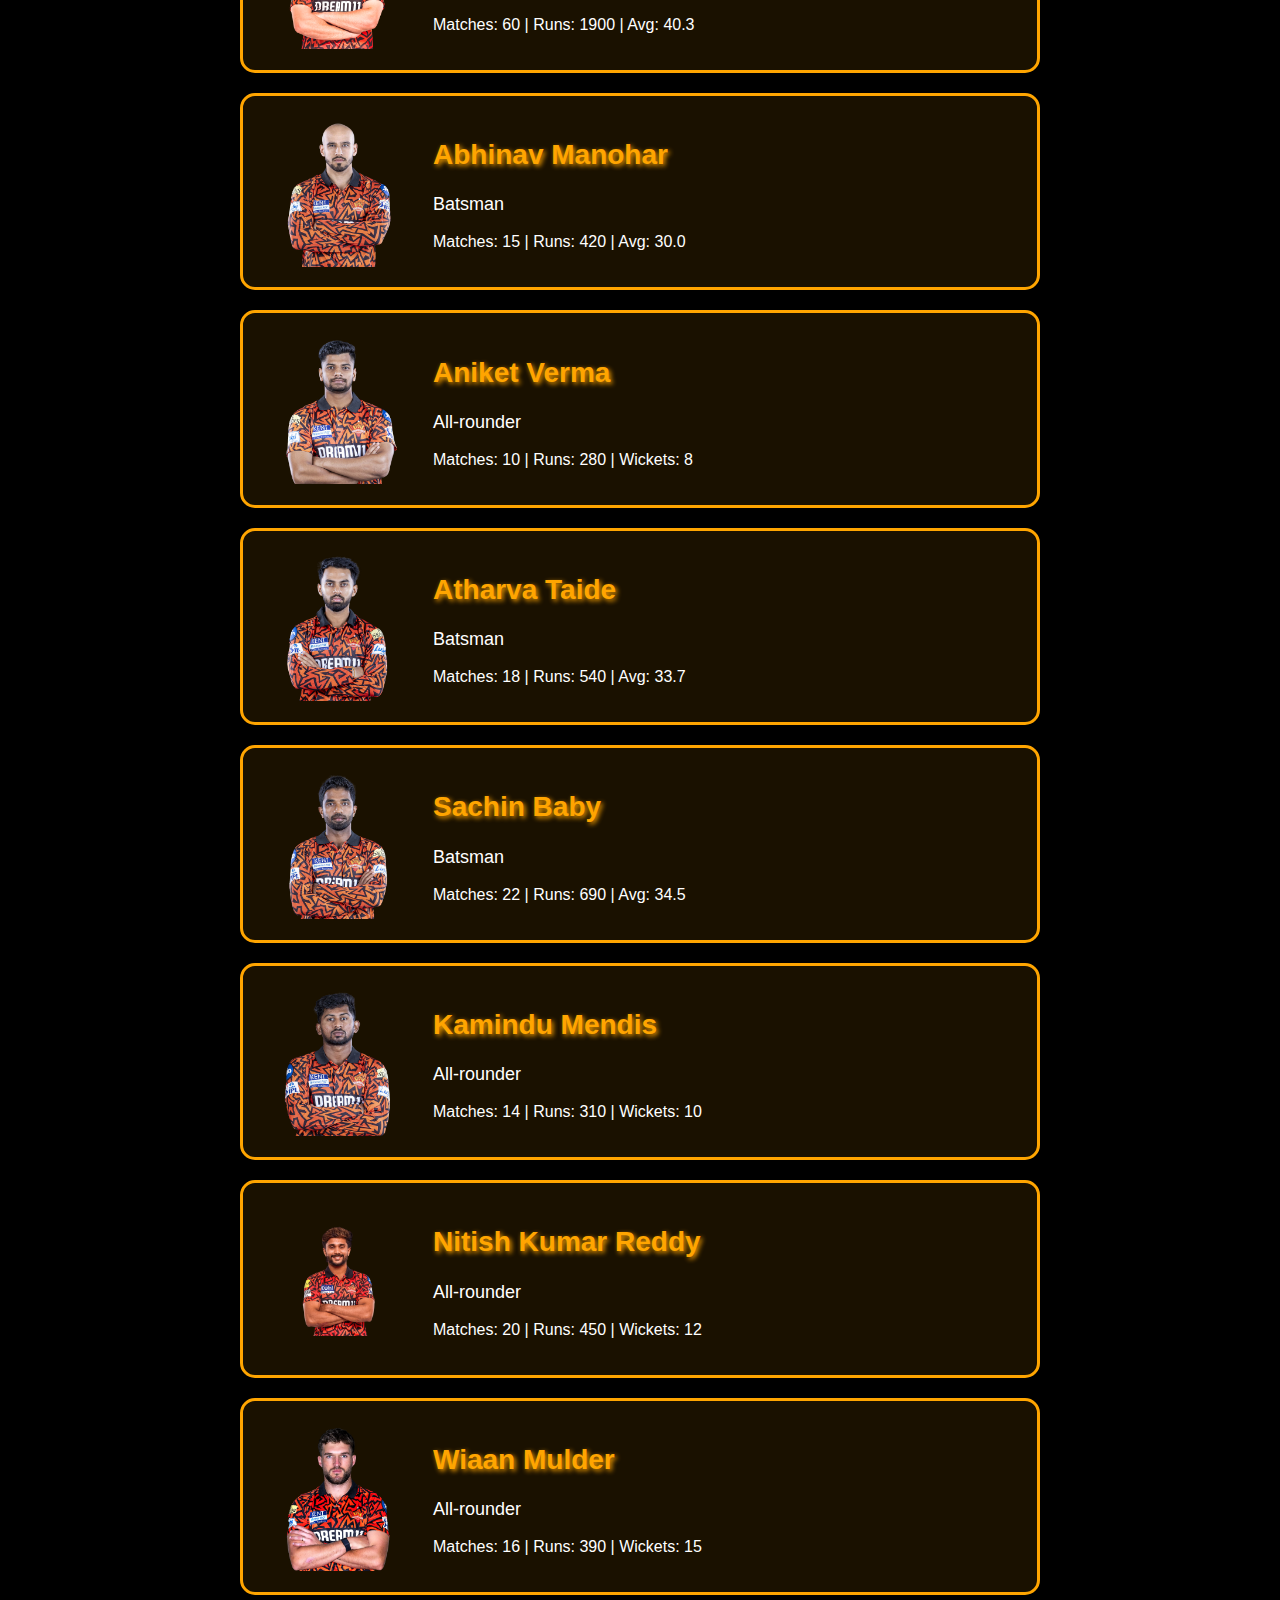
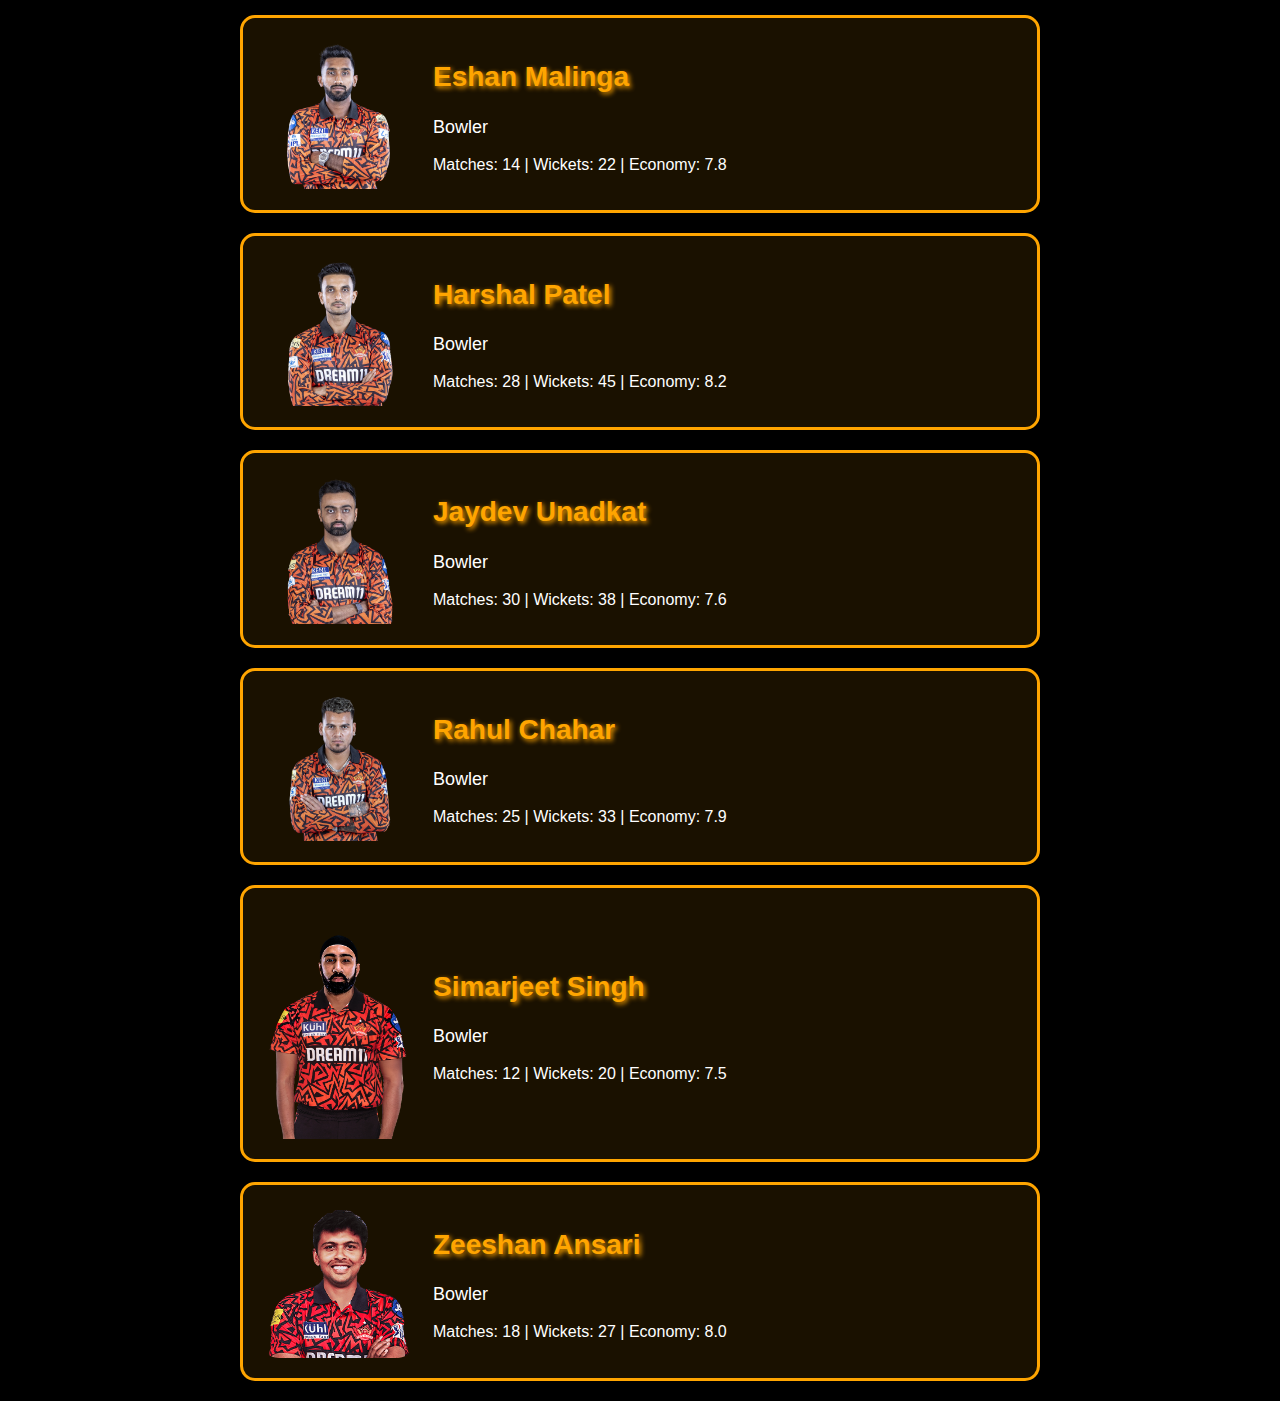
<file: srh_index.html>
<!DOCTYPE html>
<html lang="en">
<head>
    <meta charset="UTF-8">
    <meta name="viewport" content="width=device-width, initial-scale=1.0">
    <title>SRH Squad - IPL 2025</title>
    <link rel="stylesheet" href="srh_style.css">
</head>
<body>
    <header>
        <div class="team-title"><u>SUNRISERS HYDERABAD</u></div>
        <a href="index.html" class="home-button">Back</a>
    </header>

    <div class="players-container">
        <div class="player-card">
            <img src="abhishek_sharma.png" alt="Abhishek Sharma" class="player-image">
            <div class="player-info">
                <h2 class="player-name">Abhishek Sharma</h2>
                <p class="player-role">All-Rounder</p>
                <p class="player-stats">Matches: 45 | Runs: 1250 | Wickets: 12</p>
            </div>
        </div>

        <div class="player-card">
            <img src="heinrich_klaasen.png" alt="Heinrich Klaasen" class="player-image">
            <div class="player-info">
                <h2 class="player-name">Heinrich Klassen</h2>
                <p class="player-role">Wicketkeeper-Batsman</p>
                <p class="player-stats">Matches: 50 | Runs: 1500 | Avg: 38.7</p>
            </div>
        </div>

        <div class="player-card">
            <img src="pat_cummins.png" alt="Pat Cummins" class="player-image">
            <div class="player-info">
                <h2 class="player-name">Pat Cummins</h2>
                <p class="player-role">All-Rounder</p>
                <p class="player-stats">Matches: 80 | Runs: 850 | Wickets: 120</p>
            </div>
        </div>

        <div class="player-card">
            <img src="mohammed_shami.png" alt="Mohammed Shami" class="player-image">
            <div class="player-info">
                <h2 class="player-name">Mohammed Shami</h2>
                <p class="player-role">Bowler</p>
                <p class="player-stats">Matches: 120 | Wickets: 160 | Econ: 7.5</p>
            </div>
        </div>

        <div class="player-card">
            <img src="adam_zampa.png" alt="Adam Zampa" class="player-image">
            <div class="player-info">
                <h2 class="player-name">Adam Zampa</h2>
                <p class="player-role">Bowler</p>
                <p class="player-stats">Matches: 85 | Wickets: 115 | Econ: 6.8</p>
            </div>
        </div>

        <div class="player-card">
            <img src="ishan_kishan.png" alt="Ishan Kishan" class="player-image">
            <div class="player-info">
                <h2 class="player-name">Ishan Kishan (WK)</h2>
                <p class="player-role">Wicketkeeper-Batsman</p>
                <p class="player-stats">Matches: 100 | Runs: 2200 | Avg: 33.4</p>
            </div>
        </div>

        <div class="player-card">
            <img src="travis_head.png" alt="Travis Head" class="player-image">
            <div class="player-info">
                <h2 class="player-name">Travis Head</h2>
                <p class="player-role">Batsman</p>
                <p class="player-stats">Matches: 60 | Runs: 1900 | Avg: 40.3</p>
            </div>
        </div>

        <div class="player-card">
            <img src="abhinav_manohar.png" alt="Abhinav Manohar" class="player-image">
            <div class="player-info">
                <h2 class="player-name">Abhinav Manohar</h2>
                <p class="player-role">Batsman</p>
                <p class="player-stats">Matches: 15 | Runs: 420 | Avg: 30.0</p>
            </div>
        </div>
        
        <div class="player-card">
            <img src="aniket_verma.png" alt="Aniket Verma" class="player-image">
            <div class="player-info">
                <h2 class="player-name">Aniket Verma</h2>
                <p class="player-role">All-rounder</p>
                <p class="player-stats">Matches: 10 | Runs: 280 | Wickets: 8</p>
            </div>
        </div>
        
        <div class="player-card">
            <img src="atharva_taide.png" alt="Atharva Taide" class="player-image">
            <div class="player-info">
                <h2 class="player-name">Atharva Taide</h2>
                <p class="player-role">Batsman</p>
                <p class="player-stats">Matches: 18 | Runs: 540 | Avg: 33.7</p>
            </div>
        </div>
        
        <div class="player-card">
            <img src="sachin_baby.png" alt="Sachin Baby" class="player-image">
            <div class="player-info">
                <h2 class="player-name">Sachin Baby</h2>
                <p class="player-role">Batsman</p>
                <p class="player-stats">Matches: 22 | Runs: 690 | Avg: 34.5</p>
            </div>
        </div>
        
        <div class="player-card">
            <img src="kamindu_mendis.png" alt="Kamindu Mendis" class="player-image">
            <div class="player-info">
                <h2 class="player-name">Kamindu Mendis</h2>
                <p class="player-role">All-rounder</p>
                <p class="player-stats">Matches: 14 | Runs: 310 | Wickets: 10</p>
            </div>
        </div>
        
        <div class="player-card">
            <img src="nitish_kumar_reddy.png" alt="Nitish Kumar Reddy" class="player-image">
            <div class="player-info">
                <h2 class="player-name">Nitish Kumar Reddy</h2>
                <p class="player-role">All-rounder</p>
                <p class="player-stats">Matches: 20 | Runs: 450 | Wickets: 12</p>
            </div>
        </div>
        
        <div class="player-card">
            <img src="wiaan_mulder.png" alt="Wiaan Mulder" class="player-image">
            <div class="player-info">
                <h2 class="player-name">Wiaan Mulder</h2>
                <p class="player-role">All-rounder</p>
                <p class="player-stats">Matches: 16 | Runs: 390 | Wickets: 15</p>
            </div>
        </div>
        
        <div class="player-card">
            <img src="eshan_malinga.png" alt="Eshan Malinga" class="player-image">
            <div class="player-info">
                <h2 class="player-name">Eshan Malinga</h2>
                <p class="player-role">Bowler</p>
                <p class="player-stats">Matches: 14 | Wickets: 22 | Economy: 7.8</p>
            </div>
        </div>
        
        <div class="player-card">
            <img src="harshal_patel.png" alt="Harshal Patel" class="player-image">
            <div class="player-info">
                <h2 class="player-name">Harshal Patel</h2>
                <p class="player-role">Bowler</p>
                <p class="player-stats">Matches: 28 | Wickets: 45 | Economy: 8.2</p>
            </div>
        </div>
        
        <div class="player-card">
            <img src="jaydev_unadkat.png" alt="Jaydev Unadkat" class="player-image">
            <div class="player-info">
                <h2 class="player-name">Jaydev Unadkat</h2>
                <p class="player-role">Bowler</p>
                <p class="player-stats">Matches: 30 | Wickets: 38 | Economy: 7.6</p>
            </div>
        </div>
        
        <div class="player-card">
            <img src="rahul_chahar.png" alt="Rahul Chahar" class="player-image">
            <div class="player-info">
                <h2 class="player-name">Rahul Chahar</h2>
                <p class="player-role">Bowler</p>
                <p class="player-stats">Matches: 25 | Wickets: 33 | Economy: 7.9</p>
            </div>
        </div>
        
        <div class="player-card">
            <img src="simarjeet_singh.png" alt="Simarjeet Singh" class="player-image">
            <div class="player-info">
                <h2 class="player-name">Simarjeet Singh</h2>
                <p class="player-role">Bowler</p>
                <p class="player-stats">Matches: 12 | Wickets: 20 | Economy: 7.5</p>
            </div>
        </div>
        
        <div class="player-card">
            <img src="zeeshan_ansari.png" alt="Zeeshan Ansari" class="player-image">
            <div class="player-info">
                <h2 class="player-name">Zeeshan Ansari</h2>
                <p class="player-role">Bowler</p>
                <p class="player-stats">Matches: 18 | Wickets: 27 | Economy: 8.0</p>
            </div>
        </div>
        
    </div>
</body>
</html>
</file>
<file: csk_style.css>
/* Prevent horizontal scrolling */
body, html {
    overflow-x: hidden;
    width: 100%;
}

/* Ensure all content stays within the viewport */
* {
    box-sizing: border-box;
    max-width: 100%;
}

body {
    margin: 0;
    font-family: Arial, sans-serif;
    background-color: black;
    color: white;
}

header {
    display: flex;
    justify-content: space-between;
    align-items: center;
    padding: 15px 20px;
}

.home-button {
    text-decoration: none;
    background-color: yellow;
    color: navy;
    padding: 10px 15px;
    border-radius: 5px;
    font-weight: bold;
    transition: 0.3s;
}

.home-button:hover {
    background-color: white;
    color: navy;
    transform: scale(1.1);  /* Slightly enlarges */
    filter: drop-shadow(5px 5px 15px yellow);
}


.team-title {
    font-size: 36px;
    font-weight: bold;
    color: yellow;
    text-shadow: 3px 3px 7px yellow;
    text-align: center;
    margin-bottom: 20px;
}

.players-container {
    display: flex;
    flex-direction: column; /* Players appear one below the other */
    justify-content: center;
    align-items: center;
    gap: 20px;
    width: 100%;
    padding: 20px;
}

.player-card {
    display: flex;
    align-items: center;
    width: 80%;
    max-width: 800px;
    padding: 20px;
    border: 3px solid yellow;
    border-radius: 15px;
    background-color: rgba(255, 255, 0, 0.1);
    transition: transform 0.3s ease-in-out, box-shadow 0.3s ease-in-out;
}

/* Player Image Cutout Effect */
.player-image {
    width: 150px;
    height: auto;
    border-radius: 15px;
    transition: transform 0.3s ease-in-out, filter 0.3s ease-in-out;
}

/* Hover effect: Image pops out with yellow glow */
.player-image:hover {
    transform: scale(1.2) translateY(-10px);  /* Enlarges & moves up */
    filter: drop-shadow(0px 0px 15px yellow);  /* Adds yellow glow */
}

/* Player Info */
.player-info {
    flex-grow: 1;
    padding-left: 20px;
    text-align: left;
}

.player-name {
    font-size: 28px;
    font-weight: bold;
    color: yellow;
    text-shadow: 2px 2px 5px yellow;
}

.player-role {
    font-size: 18px;
    color: white;
    margin-top: 5px;
}

.player-stats {
    font-size: 16px;
    color: white;
    margin-top: 10px;
}
</file>
<file: dc_style.css>
/* Prevent horizontal scrolling */
body, html {
    overflow-x: hidden;
    width: 100%;
}

/* Ensure all content stays within the viewport */
* {
    box-sizing: border-box;
    max-width: 100%;
}

body {
    margin: 0;
    font-family: Arial, sans-serif;
    background-color: black;
    color: white;
}

header {
    display: flex;
    justify-content: space-between;
    align-items: center;
    padding: 15px 20px;
}

.home-button {
    text-decoration: none;
    background-color: skyblue;
    color: navy;
    padding: 10px 15px;
    border-radius: 5px;
    font-weight: bold;
    transition: 0.3s;
}

.home-button:hover {
    background-color: white;
    color: navy;
    transform: scale(1.1);  /* Slightly enlarges */
    filter: drop-shadow(5px 5px 15px cyan);
}


.team-title {
    font-size: 36px;
    font-weight: bold;
    color: skyblue;
    text-shadow: 3px 3px 7px skyblue;
    text-align: center;
    margin-bottom: 20px;
}

/* Centering the player cards container */
.squad-container {
    display: flex;
    flex-wrap: wrap;
    justify-content: center;
    align-items: center;
    gap: 20px;
    width: 90%;
    padding: 20px;
}

/* Ensuring each player card is centered */
.player-card {
    display: flex;
    align-items: center;
    width: 80%;
    max-width: 800px;
    padding: 20px;
    border: 3px solid skyblue;
    border-radius: 15px;
    background-color: rgba(0, 255, 255, 0.1);
    transition: transform 0.3s ease-in-out, box-shadow 0.3s ease-in-out;
}

/* Player image styling */
.player-image {
    width: 150px;
    height: auto;
    border-radius: 15px;
    transition: transform 0.3s ease-in-out, filter 0.3s ease-in-out;
}

/* Hover effect */
.player-image:hover {
    transform: scale(1.2) translateY(-10px);
    filter: drop-shadow(0px 0px 15px skyblue);
}

/* Player info alignment */
.player-info {
    flex-grow: 1;
    padding-left: 20px;
    text-align: left;
}

/* Player details */
.player-name {
    font-size: 28px;
    font-weight: bold;
    color: skyblue;
    text-shadow: 2px 2px 5px skyblue;
}

.player-role {
    font-size: 18px;
    color: white;
    margin-top: 5px;
}

.player-stats {
    font-size: 16px;
    color: white;
    margin-top: 10px;
}
</file>
<file: gt_style.css>
/* Prevent horizontal scrolling */
body, html {
    overflow-x: hidden;
    width: 100%;
}

/* Ensure all content stays within the viewport */
* {
    box-sizing: border-box;
    max-width: 100%;
}

body {
    margin: 0;
    font-family: Arial, sans-serif;
    background-color: black;
    color: white;
}

header {
    display: flex;
    justify-content: space-between;
    align-items: center;
    padding: 15px 20px;
}

.home-button {
    text-decoration: none;
    background-color: cyan;
    color: navy;
    padding: 10px 15px;
    border-radius: 5px;
    font-weight: bold;
    transition: 0.3s;
}

.home-button:hover {
    background-color: white;
    color: navy;
    transform: scale(1.1);  /* Slightly enlarges */
    filter: drop-shadow(5px 5px 15px cyan);
}


.team-title {
    font-size: 36px;
    font-weight: bold;
    color: cyan;
    text-shadow: 3px 3px 7px cyan;
    text-align: center;
    margin-bottom: 20px;
}

/* Centering the player cards container */
.squad-container {
    display: flex;
    flex-wrap: wrap;
    justify-content: center;
    align-items: center;
    gap: 20px;
    width: 90%;
    padding: 20px;
}

/* Ensuring each player card is centered */
.player-card {
    display: flex;
    align-items: center;
    width: 80%;
    max-width: 800px;
    padding: 20px;
    border: 3px solid cyan;
    border-radius: 15px;
    background-color: rgba(0, 255, 255, 0.1);
    transition: transform 0.3s ease-in-out, box-shadow 0.3s ease-in-out;
}

/* Player image styling */
.player-image {
    width: 150px;
    height: auto;
    border-radius: 15px;
    transition: transform 0.3s ease-in-out, filter 0.3s ease-in-out;
}

/* Hover effect */
.player-image:hover {
    transform: scale(1.2) translateY(-10px);
    filter: drop-shadow(0px 0px 15px cyan);
}

/* Player info alignment */
.player-info {
    flex-grow: 1;
    padding-left: 20px;
    text-align: left;
}

/* Player details */
.player-name {
    font-size: 28px;
    font-weight: bold;
    color: cyan;
    text-shadow: 2px 2px 5px cyan;
}

.player-role {
    font-size: 18px;
    color: white;
    margin-top: 5px;
}

.player-stats {
    font-size: 16px;
    color: white;
    margin-top: 10px;
}
</file>
<file: kkr_style.css>
/* Prevent horizontal scrolling */
body, html {
    overflow-x: hidden;
    width: 100%;
}

/* Ensure all content stays within the viewport */
* {
    box-sizing: border-box;
    max-width: 100%;
}

body {
    margin: 0;
    font-family: Arial, sans-serif;
    background-color: black;
    color: white;
}

header {
    display: flex;
    justify-content: space-between;
    align-items: center;
    padding: 15px 20px;
}

.home-button {
    text-decoration: none;
    background-color: violet;
    color: black;
    padding: 10px 15px;
    border-radius: 5px;
    font-weight: bold;
    transition: 0.3s;
}

.home-button:hover {
    background-color: white;
    color: black;
    transform: scale(1.1);  /* Slightly enlarges */
    filter: drop-shadow(5px 5px 15px violet);
}

.team-title {
    font-size: 36px;
    font-weight: bold;
    color: violet;
    text-shadow: 3px 3px 7px violet;
    text-align: center;
    margin-bottom: 20px;
}

.players-container {
    display: flex;
    flex-direction: column;
    align-items: center;
    gap: 20px;
    width: 100%;
    padding: 20px;
}

.player-card {
    display: flex;
    align-items: center;
    width: 80%;
    max-width: 800px;
    padding: 20px;
    border: 3px solid violet;
    border-radius: 15px;
    background-color: rgba(138, 43, 226, 0.1);
    transition: transform 0.3s ease-in-out, box-shadow 0.3s ease-in-out;
}

.player-image {
    width: 150px;
    height: auto;
    border-radius: 15px;
    transition: transform 0.3s ease-in-out, filter 0.3s ease-in-out;
}

.player-image:hover {
    transform: scale(1.2) translateY(-10px);
    filter: drop-shadow(0px 0px 15px violet);
}

.player-info {
    flex-grow: 1;
    padding-left: 20px;
    text-align: left;
}

.player-name {
    font-size: 28px;
    font-weight: bold;
    color: violet;
    text-shadow: 2px 2px 5px violet;
}

.player-role {
    font-size: 18px;
    color: white;
    margin-top: 5px;
}

.player-stats {
    font-size: 16px;
    color: white;
    margin-top: 10px;
}
</file>
<file: lsg_style.css>
/* Prevent horizontal scrolling */
body, html {
    overflow-x: hidden;
    width: 100%;
}

/* Ensure all content stays within the viewport */
* {
    box-sizing: border-box;
    max-width: 100%;
}

body {
    margin: 0;
    font-family: Arial, sans-serif;
    background-color: black;
    color: white;
}

h2{
    color: cyan;
}
header {
    display: flex;
    justify-content: space-between;
    align-items: center;
    padding: 15px 20px;
}

.home-button {
    text-decoration: none;
    background-color: cyan;
    color: navy;
    padding: 10px 15px;
    border-radius: 5px;
    font-weight: bold;
    transition: 0.3s;
}

.home-button:hover {
    background-color: white;
    color: navy;
    transform: scale(1.1);  /* Slightly enlarges */
    filter: drop-shadow(5px 5px 15px cyan);
}


.team-title {
    font-size: 36px;
    font-weight: bold;
    color: cyan;
    text-shadow: 3px 3px 7px cyan;
    text-align: center;
    margin-bottom: 20px;
}

/* Centering the player cards container */
.squad-container {
    display: flex;
    flex-wrap: wrap;
    justify-content: center;
    align-items: center;
    gap: 20px;
    width: 90%;
    padding: 20px;
}

/* Ensuring each player card is centered */
.player-card {
    display: flex;
    align-items: center;
    width: 80%;
    max-width: 800px;
    padding: 20px;
    border: 3px solid cyan;
    border-radius: 15px;
    background-color: rgba(0, 255, 255, 0.1);
    transition: transform 0.3s ease-in-out, box-shadow 0.3s ease-in-out;
}

/* Player image styling */
.player-image {
    width: 150px;
    height: auto;
    border-radius: 15px;
    transition: transform 0.3s ease-in-out, filter 0.3s ease-in-out;
}

/* Hover effect */
.player-image:hover {
    transform: scale(1.2) translateY(-10px);
    filter: drop-shadow(0px 0px 15px cyan);
}

/* Player info alignment */
.player-info {
    flex-grow: 1;
    padding-left: 20px;
    text-align: left;
}

/* Player details */
.player-name {
    font-size: 28px;
    font-weight: bold;
    color: cyan;
    text-shadow: 2px 2px 5px cyan;
}

.player-role {
    font-size: 18px;
    color: white;
    margin-top: 5px;
}

.player-stats {
    font-size: 16px;
    color: white;
    margin-top: 10px;
}
</file>
<file: mi_style.css>
/* Prevent horizontal scrolling */
body, html {
    overflow-x: hidden;
    width: 100%;
}

/* Ensure all content stays within the viewport */
* {
    box-sizing: border-box;
    max-width: 100%;
}

body {
    margin: 0;
    font-family: Arial, sans-serif;
    background-color: black;
    color: white;
}

header {
    display: flex;
    justify-content: space-between;
    align-items: center;
    padding: 15px 20px;
}

.home-button {
    text-decoration: none;
    background-color: blue;
    color: navy;
    padding: 10px 15px;
    border-radius: 5px;
    font-weight: bold;
    transition: 0.3s;
}

.home-button:hover {
    background-color: white;
    color: navy;
    transform: scale(1.1);  /* Slightly enlarges */
    filter: drop-shadow(5px 5px 15px blue);
}

.team-title {
    font-size: 36px;
    font-weight: bold;
    color: dodgerblue;
    text-shadow: 3px 3px 7px dodgerblue;
    text-align: center;
    margin-bottom: 20px;
}

.players-container {
    display: flex;
    flex-direction: column;
    align-items: center;
    gap: 20px;
    width: 100%;
    padding: 20px;
}

.player-card {
    display: flex;
    align-items: center;
    width: 80%;
    max-width: 800px;
    padding: 20px;
    border: 3px solid dodgerblue;
    border-radius: 15px;
    background-color: rgba(30, 144, 255, 0.1);
    transition: transform 0.3s ease-in-out, box-shadow 0.3s ease-in-out;
}

.player-image {
    width: 150px;
    height: auto;
    border-radius: 15px;
    transition: transform 0.3s ease-in-out, filter 0.3s ease-in-out;
}

.player-image:hover {
    transform: scale(1.2) translateY(-10px);
    filter: drop-shadow(0px 0px 15px dodgerblue);
}

.player-info {
    flex-grow: 1;
    padding-left: 20px;
    text-align: left;
}

.player-name {
    font-size: 28px;
    font-weight: bold;
    color: dodgerblue;
    text-shadow: 2px 2px 5px dodgerblue;
}

.player-role {
    font-size: 18px;
    color: white;
    margin-top: 5px;
}

.player-stats {
    font-size: 16px;
    color: white;
    margin-top: 10px;
}
</file>
<file: pbks_style.css>
/* Prevent horizontal scrolling */
body, html {
    overflow-x: hidden;
    width: 100%;
}

/* Ensure all content stays within the viewport */
* {
    box-sizing: border-box;
    max-width: 100%;
}

body {
    margin: 0;
    font-family: Arial, sans-serif;
    background-color: black;
    color: white;
}

h2{
    color: cyan;
}
header {
    display: flex;
    justify-content: space-between;
    align-items: center;
    padding: 15px 20px;
}

.home-button {
    text-decoration: none;
    background-color: rgb(227, 58, 58);
    color: black;
    padding: 10px 15px;
    border-radius: 5px;
    font-weight: bold;
    transition: 0.3s;
}

.home-button:hover {
    background-color: white;
    color: navy;
    transform: scale(1.1);  /* Slightly enlarges */
    filter: drop-shadow(5px 5px 15px rgb(227, 58, 58));
}


.team-title {
    font-size: 36px;
    font-weight: bold;
    color: rgb(227, 58, 58);
    text-shadow: 3px 3px 7px rgb(227, 58, 58);
    text-align: center;
    margin-bottom: 20px;
}

/* Centering the player cards container */
.squad-container {
    display: flex;
    flex-wrap: wrap;
    justify-content: center;
    align-items: center;
    gap: 20px;
    width: 90%;
    padding: 20px;
}

/* Ensuring each player card is centered */
.player-card {
    display: flex;
    align-items: center;
    width: 80%;
    max-width: 800px;
    padding: 20px;
    border: 3px solid rgb(227, 58, 58);
    border-radius: 15px;
    background-color: rgba(233, 133, 67, 0.1);
    transition: transform 0.3s ease-in-out, box-shadow 0.3s ease-in-out;
}

/* Player image styling */
.player-image {
    width: 150px;
    height: auto;
    border-radius: 15px;
    transition: transform 0.3s ease-in-out, filter 0.3s ease-in-out;
}

/* Hover effect */
.player-image:hover {
    transform: scale(1.2) translateY(-10px);
    filter: drop-shadow(0px 0px 15px rgb(227, 58, 58));
}

/* Player info alignment */
.player-info {
    flex-grow: 1;
    padding-left: 20px;
    text-align: left;
}

/* Player details */
.player-name {
    font-size: 28px;
    font-weight: bold;
    color: rgb(227, 58, 58);
    text-shadow: 2px 2px 5px rgb(227, 58, 58);
}

.player-role {
    font-size: 18px;
    color: white;
    margin-top: 5px;
}

.player-stats {
    font-size: 16px;
    color: white;
    margin-top: 10px;
}
</file>
<file: rcb_style.css>
/* Prevent horizontal scrolling */
body, html {
    overflow-x: hidden;
    width: 100%;
}

/* Ensure all content stays within the viewport */
* {
    box-sizing: border-box;
    max-width: 100%;
}

body {
    margin: 0;
    font-family: Arial, sans-serif;
    background-color: black;
    color: white;
}

header {
    display: flex;
    justify-content: space-between;
    align-items: center;
    padding: 15px 20px;
}

.home-button {
    text-decoration: none;
    background-color: red;
    color: black;
    padding: 10px 15px;
    border-radius: 5px;
    font-weight: bold;
    transition: 0.3s;
}

.home-button:hover {
    background-color: white;
    color: black;
    transform: scale(1.1);  /* Slightly enlarges */
    filter: drop-shadow(5px 5px 15px red);
}

.team-title {
    font-size: 36px;
    font-weight: bold;
    color: red;
    text-shadow: 3px 3px 7px red;
    text-align: center;
    margin-bottom: 20px;
}

.players-container {
    display: flex;
    flex-direction: column; /* Players appear one below the other */
    align-items: center;
    gap: 20px;
    width: 100%;
    padding: 20px;
}

.player-card {
    display: flex;
    align-items: center;
    width: 80%;
    max-width: 800px;
    padding: 20px;
    border: 3px solid red;
    border-radius: 15px;
    background-color: rgba(255, 0, 0, 0.1);
    transition: transform 0.3s ease-in-out, box-shadow 0.3s ease-in-out;
}

/* Player Image Styling */
.player-image {
    width: 150px;
    height: auto;
    border-radius: 15px;
    transition: transform 0.3s ease-in-out, filter 0.3s ease-in-out;
}

/* Hover effect: Image pops out with red glow */
.player-image:hover {
    transform: scale(1.2) translateY(-10px);
    filter: drop-shadow(0px 0px 15px red);
}

/* Player Info */
.player-info {
    flex-grow: 1;
    padding-left: 20px;
    text-align: left;
}

.player-name {
    font-size: 28px;
    font-weight: bold;
    color: red;
    text-shadow: 2px 2px 5px red;
}

.player-role {
    font-size: 18px;
    color: white;
    margin-top: 5px;
}

.player-stats {
    font-size: 16px;
    color: white;
    margin-top: 10px;
}
</file>
<file: rr_style.css>
/* Prevent horizontal scrolling */
body, html {
    overflow-x: hidden;
    width: 100%;
}

/* Ensure all content stays within the viewport */
* {
    box-sizing: border-box;
    max-width: 100%;
}

body {
    margin: 0;
    font-family: Arial, sans-serif;
    background-color: black;
    color: hotpink;
}

header {
    display: flex;
    justify-content: space-between;
    align-items: center;
    padding: 15px 20px;
}

.home-button {
    text-decoration: none;
    background-color: hotpink;
    color: navy;
    padding: 10px 15px;
    border-radius: 5px;
    font-weight: bold;
    transition: 0.3s;
}

.home-button:hover {
    background-color: white;
    color: navy;
    transform: scale(1.1);  /* Slightly enlarges */
    filter: drop-shadow(5px 5px 15px hotpink);
}

.team-title {
    font-size: 36px;
    font-weight: bold;
    color: hotpink;
    text-shadow: 3px 3px 7px hotpink;
    text-align: center;
    margin-bottom: 20px;
}

/* Centering the whole page content */
.main-container {
    display: flex;
    flex-direction: column;
    align-items: center;
    justify-content: center;
    width: 100%;
}

/* Centering the player cards container */
.players-container {
    display: flex;
    flex-wrap: wrap;
    justify-content: center;
    align-items: center;
    gap: 20px;
    width: 90%;
    padding: 20px;
}

/* Ensuring each player card is centered */
.player-card {
    display: flex;
    align-items: center;
    width: 80%;
    max-width: 800px;
    padding: 20px;
    border: 3px solid hotpink;
    border-radius: 15px;
    background-color: rgba(255, 105, 180, 0.1);
    transition: transform 0.3s ease-in-out, box-shadow 0.3s ease-in-out;
}

/* Player image styling */
.player-image {
    width: 150px;
    height: auto;
    border-radius: 15px;
    transition: transform 0.3s ease-in-out, filter 0.3s ease-in-out;
}

/* Hover effect */
.player-image:hover {
    transform: scale(1.2) translateY(-10px);
    filter: drop-shadow(0px 0px 15px hotpink);
}

/* Player info alignment */
.player-info {
    flex-grow: 1;
    padding-left: 20px;
    text-align: left;
}

/* Player details */
.player-name {
    font-size: 28px;
    font-weight: bold;
    color: hotpink;
    text-shadow: 2px 2px 5px hotpink;
}

.player-role {
    font-size: 18px;
    color: white;
    margin-top: 5px;
}

.player-stats {
    font-size: 16px;
    color: white;
    margin-top: 10px;
}
</file>
<file: srh_style.css>
/* Prevent horizontal scrolling */
body, html {
    overflow-x: hidden;
    width: 100%;
}

/* Ensure all content stays within the viewport */
* {
    box-sizing: border-box;
    max-width: 100%;
}

body {
    margin: 0;
    font-family: Arial, sans-serif;
    background-color: black;
    color: white;
}

header {
    display: flex;
    justify-content: space-between;
    align-items: center;
    padding: 15px 20px;
}

.home-button {
    text-decoration: none;
    background-color: orange;
    color: navy;
    padding: 10px 15px;
    border-radius: 5px;
    font-weight: bold;
    transition: 0.3s;
}

.home-button:hover {
    background-color: white;
    color: navy;
    transform: scale(1.1);  /* Slightly enlarges */
    filter: drop-shadow(5px 5px 15px orange);
}

.team-title {
    font-size: 36px;
    font-weight: bold;
    color: orange;
    text-shadow: 3px 3px 7px orange;

    margin-bottom: 20px;
}

.players-container {
    display: flex;
    flex-direction: column;
    align-items: center;
    gap: 20px;
    width: 100%;
    padding: 20px;
}

.player-card {
    display: flex;
    align-items: center;
    width: 80%;
    max-width: 800px;
    padding: 20px;
    border: 3px solid orange;
    border-radius: 15px;
    background-color: rgba(255, 165, 0, 0.1);
    transition: transform 0.3s ease-in-out, box-shadow 0.3s ease-in-out;
}

.player-image {
    width: 150px;
    height: auto;
    border-radius: 15px;
    transition: transform 0.3s ease-in-out, filter 0.3s ease-in-out;
}

/* Hover effect */
.player-image:hover {
    transform: scale(1.2) translateY(-10px);
    filter: drop-shadow(0px 0px 15px orange);
}

.player-info {
    flex-grow: 1;
    padding-left: 20px;
    text-align: left;
}

.player-name {
    font-size: 28px;
    font-weight: bold;
    color: orange;
    text-shadow: 2px 2px 5px orange;
}

.player-role {
    font-size: 18px;
    color: white;
    margin-top: 5px;
}

.player-stats {
    font-size: 16px;
    color: white;
    margin-top: 10px;
}
</file>
